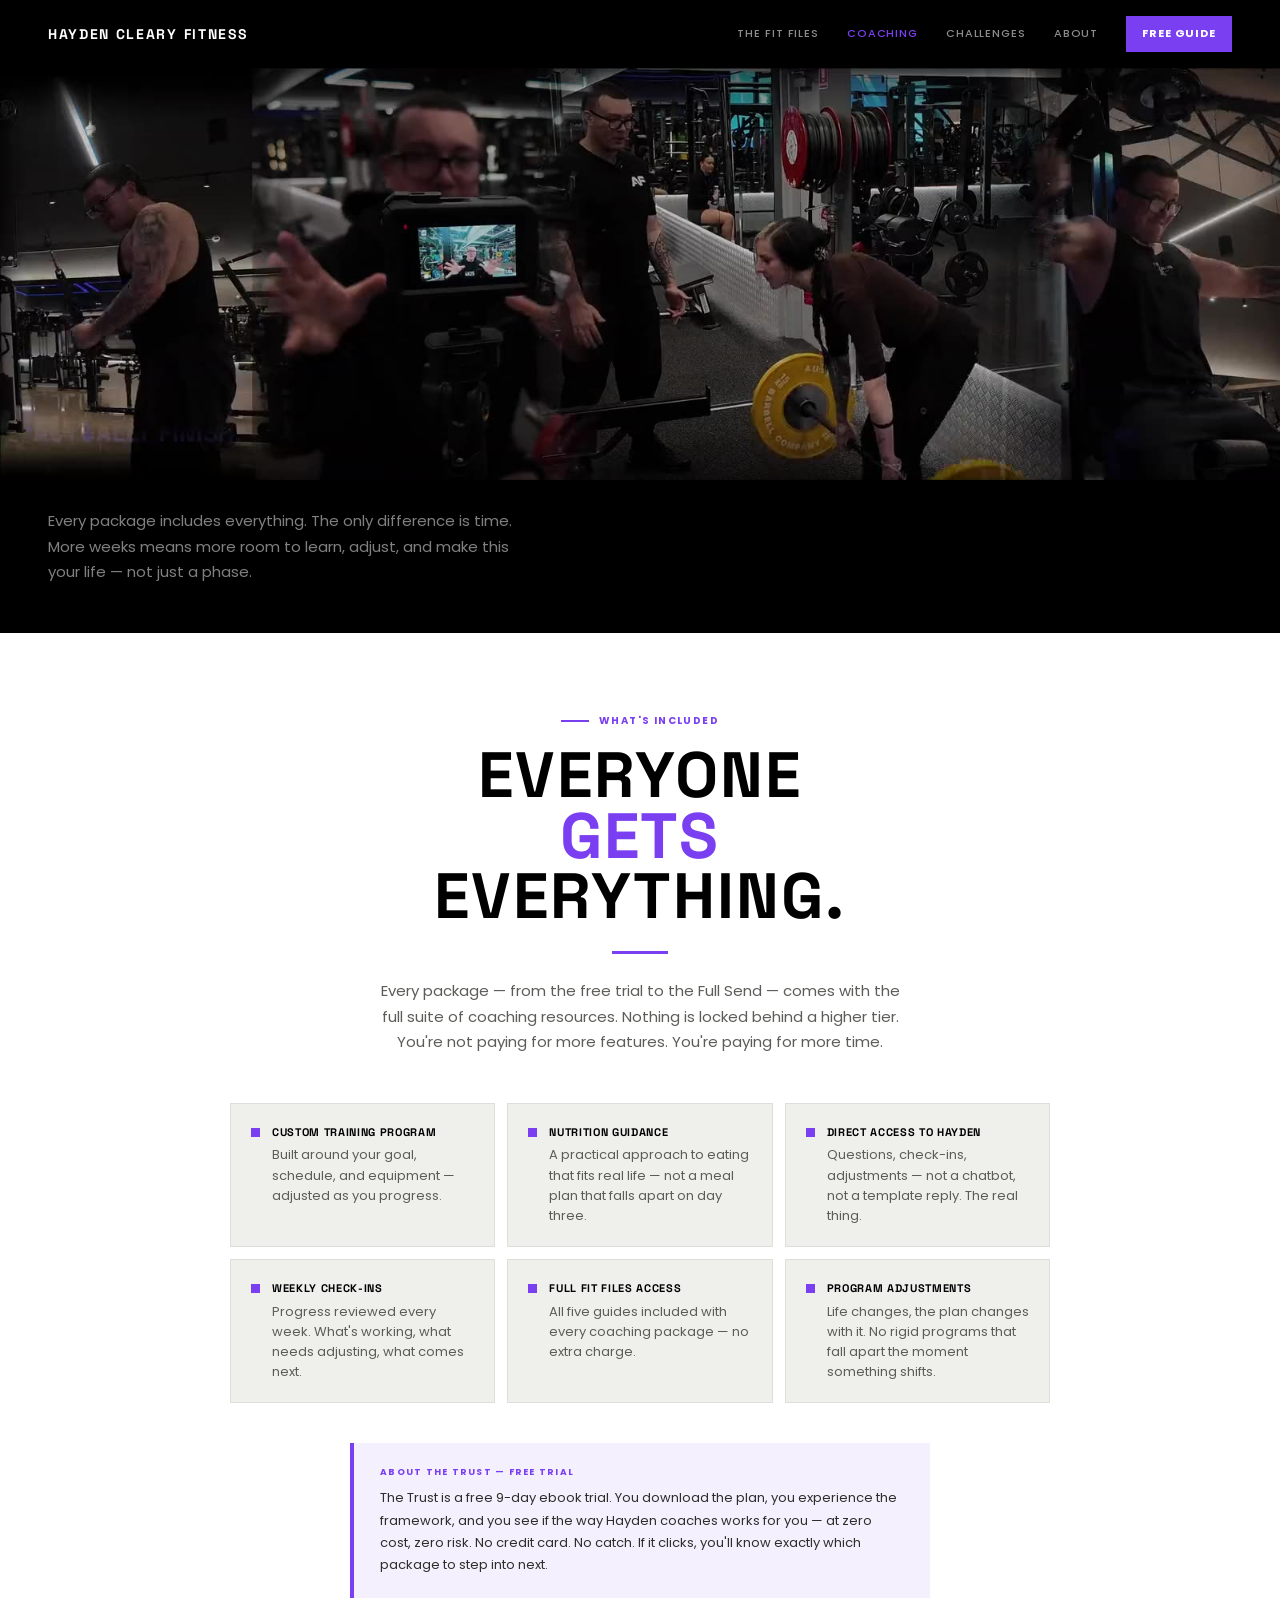
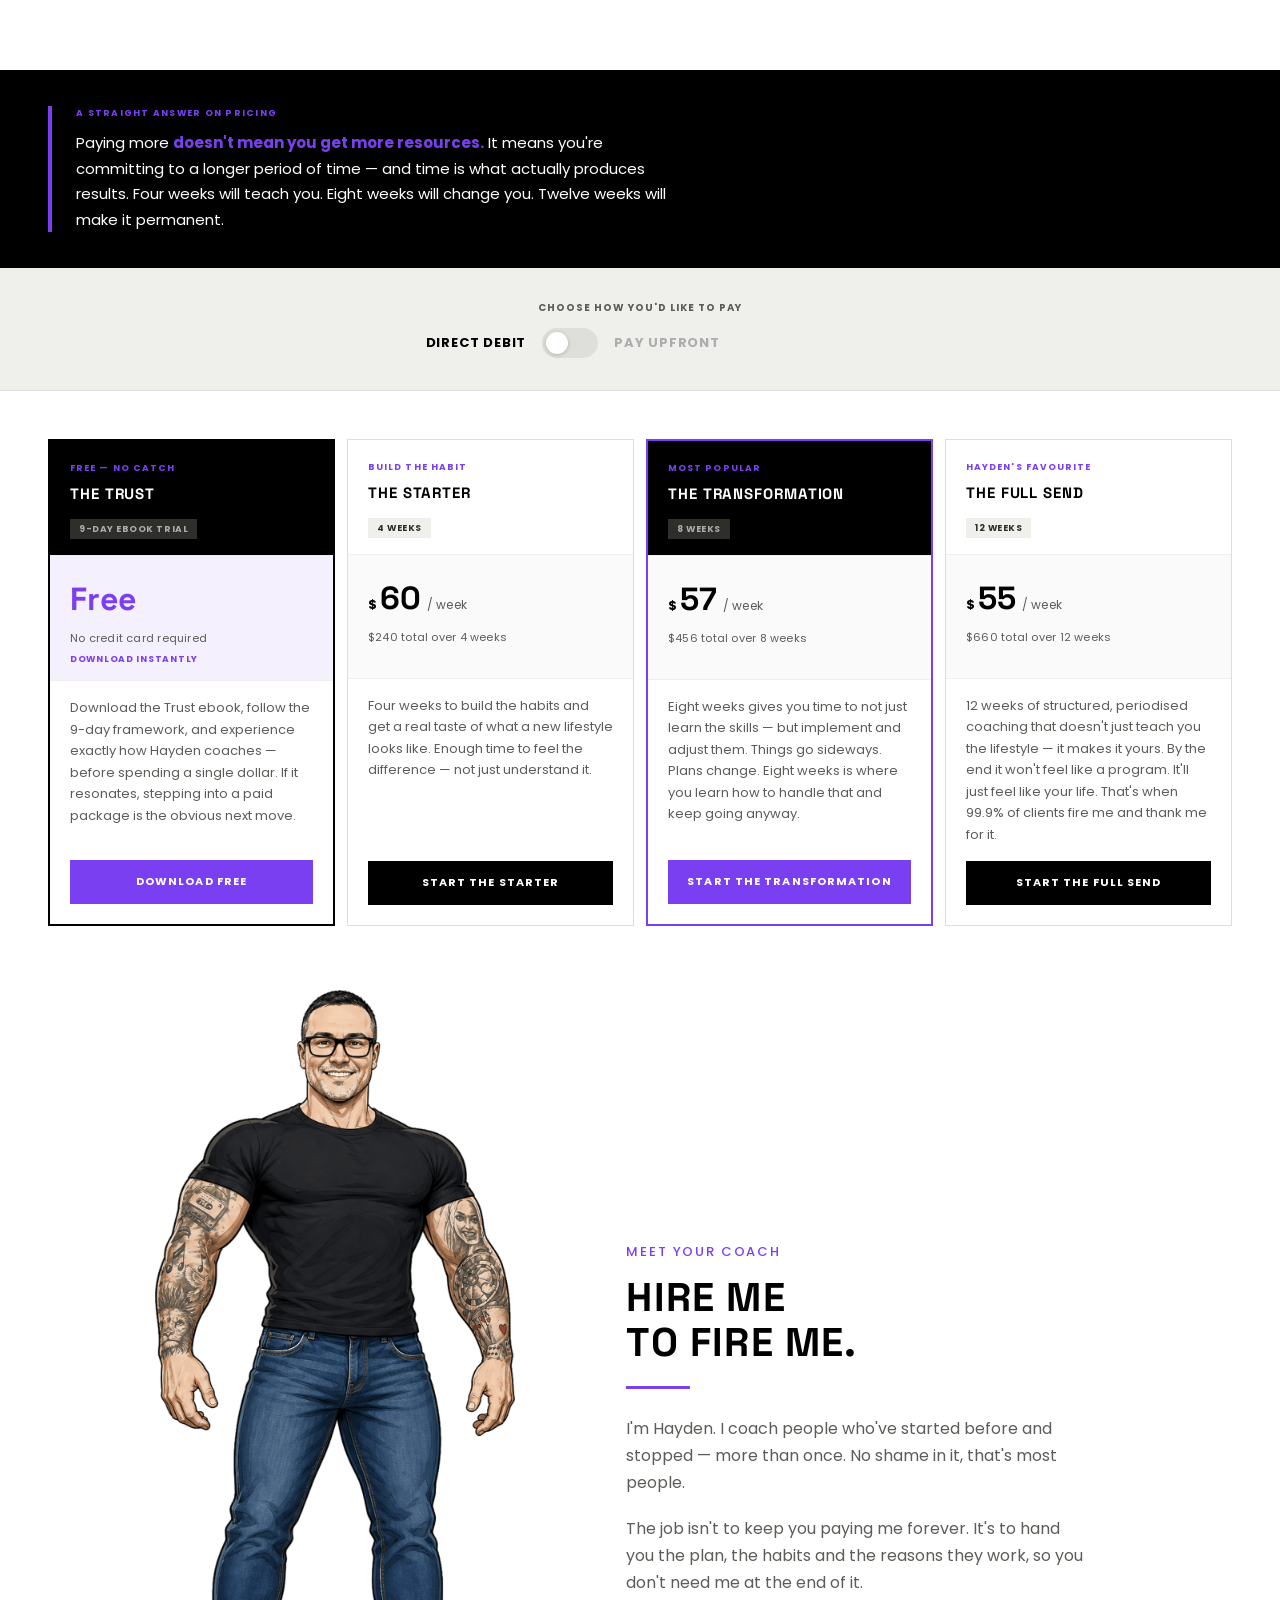
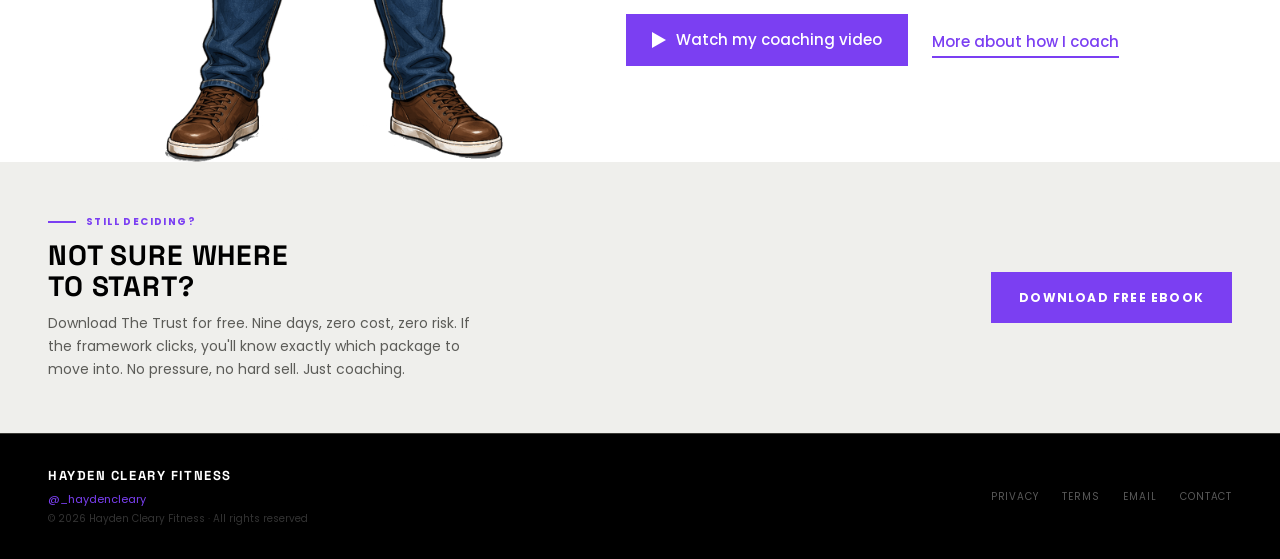
<file: index.html>
<!DOCTYPE html>
<html lang="en">
<head>
<meta charset="UTF-8">
<meta name="viewport" content="width=device-width, initial-scale=1.0">
<title>Hayden Cleary Fitness — Online Coaching</title>
<link rel="preconnect" href="https://fonts.googleapis.com">
<link rel="preconnect" href="https://fonts.gstatic.com" crossorigin>
<link href="https://fonts.googleapis.com/css2?family=Space+Grotesk:wght@700&family=Poppins:wght@400;500;600;700&display=swap" rel="stylesheet">
<style>

/* =============================================
   RESET & BASE
   ============================================= */
*, *::before, *::after { box-sizing: border-box; margin: 0; padding: 0; }
html { -webkit-font-smoothing: antialiased; scroll-behavior: smooth; }
body {
  font-family: 'Poppins', sans-serif;
  font-size: 16px;
  line-height: 1.6;
  color: #2E2E2B;
  background: #fff;
}
img { display: block; max-width: 100%; }
button { cursor: pointer; font-family: 'Poppins', sans-serif; }

/* =============================================
   NAV
   ============================================= */
.nav {
  background: #000;
  padding: 16px 48px;
  display: flex;
  justify-content: space-between;
  align-items: center;
  position: sticky;
  top: 0;
  z-index: 100;
}
.nav-brand {
  font-family: 'Space Grotesk', sans-serif;
  font-weight: 700;
  font-size: 14px;
  letter-spacing: .12em;
  text-transform: uppercase;
  color: #fff;
}
.nav-links {
  display: flex;
  gap: 28px;
  align-items: center;
  flex-wrap: wrap;
}
.nav-link {
  font-size: 11px;
  color: rgba(255,255,255,.55);
  text-transform: uppercase;
  letter-spacing: .08em;
  font-weight: 500;
  text-decoration: none;
  transition: color .2s;
}
.nav-link:hover { color: rgba(255,255,255,.9); }
.nav-cta {
  font-size: 11px;
  font-weight: 700;
  color: #fff;
  text-transform: uppercase;
  letter-spacing: .08em;
  background: #7B3FF2;
  padding: 9px 16px;
  text-decoration: none;
  transition: background .2s;
}
.nav-cta:hover { background: #6830d4; }
.nav-link.is-active { color: #7B3FF2; }

/* =============================================
   PAGE HERO
   ============================================= */
.page-hero {
  background: #000;
  padding: 0;
}
.hero-video-wrap {
  width: 100%;
  background: #000;
  line-height: 0;
}
.hero-video {
  display: block;
  width: 100%;
  height: auto;
  aspect-ratio: 1600 / 516;
  object-fit: cover;
}
.hero-text {
  position: absolute;
  width: 1px; height: 1px;
  overflow: hidden;
  clip: rect(0 0 0 0);
  white-space: nowrap;
}
.hero-sub-bar {
  padding: 28px 48px 48px;
}
.eyebrow {
  display: flex;
  align-items: center;
  gap: 10px;
}
.eyebrow-rule {
  width: 28px;
  height: 2px;
  background: #7B3FF2;
  flex-shrink: 0;
}
.eyebrow-text {
  font-size: 10px;
  font-weight: 700;
  letter-spacing: .14em;
  text-transform: uppercase;
  color: #7B3FF2;
}
.page-headline {
  font-family: 'Space Grotesk', sans-serif;
  font-size: 52px;
  font-weight: 700;
  letter-spacing: .02em;
  text-transform: uppercase;
  color: #fff;
  line-height: 1.0;
  max-width: 640px;
}
.page-headline span { color: #7B3FF2; }
.page-sub {
  font-size: 15px;
  color: rgba(255,255,255,.5);
  line-height: 1.7;
  max-width: 480px;
}

/* =============================================
   EVERYONE GETS EVERYTHING
   ============================================= */
.ege-section {
  background: #fff;
  padding: 80px 48px 72px;
  display: flex;
  flex-direction: column;
  align-items: center;
  text-align: center;
}
.ege-eyebrow {
  display: flex;
  align-items: center;
  gap: 10px;
  justify-content: center;
  margin-bottom: 16px;
}
.ege-headline {
  font-family: 'Space Grotesk', sans-serif;
  font-size: 64px;
  font-weight: 700;
  letter-spacing: .03em;
  text-transform: uppercase;
  color: #000;
  line-height: .95;
}
.ege-headline span { color: #7B3FF2; }
.ege-rule {
  width: 56px;
  height: 3px;
  background: #7B3FF2;
  margin: 24px auto 24px;
}
.ege-sub {
  font-size: 15px;
  color: #5C5C58;
  line-height: 1.7;
  max-width: 520px;
  margin-bottom: 48px;
}
.included-grid {
  display: grid;
  grid-template-columns: repeat(3, 1fr);
  gap: 12px;
  width: 100%;
  max-width: 820px;
}
.included-item {
  background: #EFEFEC;
  border: 0.5px solid #DEDEDA;
  padding: 20px;
  display: flex;
  gap: 12px;
  align-items: flex-start;
  text-align: left;
}
.inc-dot {
  width: 9px;
  height: 9px;
  background: #7B3FF2;
  flex-shrink: 0;
  margin-top: 4px;
}
.included-title {
  font-size: 11px;
  font-weight: 700;
  text-transform: uppercase;
  letter-spacing: .06em;
  color: #000;
  margin-bottom: 4px;
  font-family: 'Space Grotesk', sans-serif;
}
.included-desc {
  font-size: 13px;
  color: #5C5C58;
  line-height: 1.55;
}
.trial-note {
  margin-top: 40px;
  max-width: 580px;
  background: #F4F0FE;
  border-left: 4px solid #7B3FF2;
  padding: 22px 26px;
  text-align: left;
}
.trial-note-label {
  font-size: 9px;
  font-weight: 700;
  letter-spacing: .14em;
  text-transform: uppercase;
  color: #7B3FF2;
  margin-bottom: 8px;
}
.trial-note-text {
  font-size: 13px;
  color: #2E2E2B;
  line-height: 1.7;
}

/* =============================================
   PAYING MORE
   ============================================= */
.paying-more {
  background: #000;
  padding: 36px 48px;
  display: flex;
  gap: 24px;
  align-items: flex-start;
}
.pm-rule {
  width: 4px;
  background: #7B3FF2;
  flex-shrink: 0;
  align-self: stretch;
  min-height: 60px;
}
.pm-copy { flex: 1; }
.pm-label {
  font-size: 9px;
  font-weight: 700;
  letter-spacing: .14em;
  text-transform: uppercase;
  color: #7B3FF2;
  margin-bottom: 10px;
}
.pm-text {
  font-size: 15px;
  color: #fff;
  line-height: 1.7;
  max-width: 600px;
}
.pm-text strong { color: #7B3FF2; }

/* =============================================
   TOGGLE
   ============================================= */
.toggle-wrapper {
  background: #EFEFEC;
  padding: 32px 48px;
  display: flex;
  flex-direction: column;
  align-items: center;
  gap: 12px;
  border-bottom: 0.5px solid #DEDEDA;
}
.toggle-label {
  font-size: 10px;
  font-weight: 700;
  letter-spacing: .1em;
  text-transform: uppercase;
  color: #5C5C58;
}
.toggle-row {
  display: flex;
  align-items: center;
  gap: 16px;
}
.toggle-opt {
  font-size: 13px;
  font-weight: 700;
  letter-spacing: .06em;
  text-transform: uppercase;
  transition: color .2s;
  user-select: none;
}
.toggle-opt.active { color: #000; }
.toggle-opt.inactive { color: #ADADAD; }
.toggle-track {
  width: 56px;
  height: 30px;
  background: #DEDEDA;
  border-radius: 100px;
  cursor: pointer;
  position: relative;
  transition: background .25s;
  border: none;
  flex-shrink: 0;
}
.toggle-track.upfront { background: #7B3FF2; }
.toggle-thumb {
  width: 22px;
  height: 22px;
  background: #fff;
  border-radius: 50%;
  position: absolute;
  top: 4px;
  left: 4px;
  transition: transform .25s;
  box-shadow: 0 1px 4px rgba(0,0,0,.2);
}
.toggle-track.upfront .toggle-thumb { transform: translateX(26px); }
.save-badge {
  background: #7B3FF2;
  color: #fff;
  font-size: 9px;
  font-weight: 700;
  letter-spacing: .1em;
  text-transform: uppercase;
  padding: 5px 12px;
  opacity: 0;
  transition: opacity .2s;
}
.save-badge.visible { opacity: 1; }

/* =============================================
   TIERS
   ============================================= */
.tiers-section {
  background: #fff;
  padding: 48px 48px 64px;
}
.tiers-grid {
  display: grid;
  grid-template-columns: repeat(4, 1fr);
  gap: 12px;
  max-width: 1200px;
  margin: 0 auto;
}
.tier {
  background: #fff;
  border: 0.5px solid #DEDEDA;
  display: flex;
  flex-direction: column;
  overflow: hidden;
}
.tier.featured { border: 2px solid #7B3FF2; }
.tier.free-tier { border: 2px solid #000; }
.tier-top {
  padding: 20px 20px 16px;
  border-bottom: 0.5px solid #EFEFEC;
}
.tier.featured .tier-top,
.tier.free-tier .tier-top { background: #000; }
.tier-tag {
  font-size: 9px;
  font-weight: 700;
  letter-spacing: .12em;
  text-transform: uppercase;
  color: #7B3FF2;
  margin-bottom: 6px;
}
.tier-name {
  font-family: 'Space Grotesk', sans-serif;
  font-size: 15px;
  font-weight: 700;
  text-transform: uppercase;
  letter-spacing: .06em;
  color: #000;
  margin-bottom: 8px;
}
.tier.featured .tier-name,
.tier.free-tier .tier-name { color: #fff; }
.duration-pill {
  display: inline-block;
  background: #EFEFEC;
  padding: 3px 9px;
  font-size: 9px;
  font-weight: 700;
  color: #2E2E2B;
  letter-spacing: .06em;
  text-transform: uppercase;
}
.tier.featured .duration-pill,
.tier.free-tier .duration-pill {
  background: #2E2E2B;
  color: rgba(255,255,255,.6);
}
.tier-price {
  padding: 18px 20px 14px;
  border-bottom: 0.5px solid #EFEFEC;
  background: #FAFAFA;
  min-height: 86px;
}
.tier-price.is-free { background: #F4F0FE; }
.price-main {
  display: flex;
  align-items: baseline;
  gap: 3px;
}
.price-dollar {
  font-size: 13px;
  font-weight: 700;
  color: #000;
  margin-bottom: 2px;
}
.price-amount {
  font-family: 'Space Grotesk', sans-serif;
  font-size: 32px;
  font-weight: 700;
  color: #000;
  letter-spacing: .01em;
  transition: all .2s;
}
.price-free-label {
  font-family: 'Space Grotesk', sans-serif;
  font-size: 32px;
  font-weight: 700;
  color: #7B3FF2;
  letter-spacing: .01em;
}
.price-period {
  font-size: 12px;
  color: #5C5C58;
  letter-spacing: .02em;
  margin-left: 2px;
}
.price-total {
  font-size: 11px;
  color: #5C5C58;
  margin-top: 5px;
  letter-spacing: .02em;
  min-height: 16px;
  transition: all .2s;
}
.price-saving {
  font-size: 10px;
  color: #7B3FF2;
  font-weight: 700;
  letter-spacing: .04em;
  margin-top: 3px;
  min-height: 14px;
  transition: all .2s;
}
.free-sub {
  font-size: 9px;
  color: #7B3FF2;
  font-weight: 700;
  letter-spacing: .08em;
  text-transform: uppercase;
  margin-top: 4px;
}
.tier-desc {
  padding: 16px 20px;
  flex: 1;
}
.tier-desc-text {
  font-size: 13px;
  color: #5C5C58;
  line-height: 1.65;
}
.tier-btn {
  margin: 0 20px 20px;
  font-size: 11px;
  font-weight: 700;
  letter-spacing: .1em;
  text-transform: uppercase;
  padding: 13px;
  border: none;
  border-radius: 0;
  text-align: center;
  display: block;
  text-decoration: none;
  transition: background .2s, color .2s;
}
.tier-btn.dark { background: #000; color: #fff; }
.tier-btn.dark:hover { background: #2E2E2B; }
.tier-btn.purple { background: #7B3FF2; color: #fff; }
.tier-btn.purple:hover { background: #6830d4; }
.tier-btn.free { background: #7B3FF2; color: #fff; }
.tier-btn.free:hover { background: #6830d4; }
.tier-btn.outline { background: transparent; color: #000; border: 1.5px solid #000; }
.tier-btn.outline:hover { background: #000; color: #fff; }

/* =============================================
   NOT SURE
   ============================================= */
.not-sure {
  background: #EFEFEC;
  padding: 52px 48px;
  display: flex;
  align-items: center;
  justify-content: space-between;
  gap: 32px;
}
.ns-eyebrow {
  display: flex;
  align-items: center;
  gap: 10px;
  margin-bottom: 10px;
}
.ns-headline {
  font-family: 'Space Grotesk', sans-serif;
  font-size: 28px;
  font-weight: 700;
  text-transform: uppercase;
  letter-spacing: .03em;
  color: #000;
  margin-bottom: 10px;
  line-height: 1.1;
}
.ns-sub {
  font-size: 14px;
  color: #5C5C58;
  line-height: 1.65;
  max-width: 440px;
}
.ns-btn {
  background: #7B3FF2;
  color: #fff;
  font-size: 12px;
  font-weight: 700;
  letter-spacing: .1em;
  text-transform: uppercase;
  padding: 16px 28px;
  border: none;
  border-radius: 0;
  flex-shrink: 0;
  white-space: nowrap;
  display: inline-block;
  text-decoration: none;
  transition: background .2s;
}
.ns-btn:hover { background: #6830d4; }

/* =============================================
   FOOTER
   ============================================= */
.footer {
  background: #000;
  border-top: 0.5px solid #3A3A36;
  padding: 32px 48px;
  display: flex;
  justify-content: space-between;
  align-items: center;
}
.footer-brand {
  font-family: 'Space Grotesk', sans-serif;
  font-size: 13px;
  font-weight: 700;
  letter-spacing: .12em;
  text-transform: uppercase;
  color: #fff;
  margin-bottom: 4px;
}
.footer-handle {
  font-size: 11px;
  color: #7B3FF2;
  margin-bottom: 3px;
}
.footer-legal {
  font-size: 10px;
  color: rgba(255,255,255,.2);
}
.footer-links {
  display: flex;
  gap: 24px;
}
.footer-link {
  font-size: 10px;
  color: rgba(255,255,255,.35);
  text-transform: uppercase;
  letter-spacing: .08em;
  text-decoration: none;
  transition: color .2s;
}
.footer-link:hover { color: rgba(255,255,255,.7); }

/* =============================================
   RESPONSIVE
   ============================================= */
@media (max-width: 900px) {
  .nav { padding: 14px 24px; }
  .nav-links { gap: 16px; }
  .page-hero { padding: 0; }
  .hero-video-wrap { display: none; }
  .hero-text {
    position: static;
    width: auto; height: auto;
    overflow: visible;
    clip: auto;
    white-space: normal;
    display: flex;
    flex-direction: column;
    gap: 16px;
    padding: 48px 24px 0;
  }
  .hero-sub-bar { padding: 16px 24px 40px; }
  .page-headline { font-size: 36px; }
  .ege-section { padding: 56px 24px 48px; }
  .ege-headline { font-size: 44px; }
  .included-grid { grid-template-columns: repeat(2, 1fr); }
  .paying-more { padding: 28px 24px; }
  .toggle-wrapper { padding: 24px; }
  .tiers-section { padding: 36px 24px 48px; }
  .tiers-grid { grid-template-columns: repeat(2, 1fr); }
  .not-sure { flex-direction: column; padding: 40px 24px; gap: 20px; }
  .ns-btn { width: 100%; text-align: center; }
  .footer { flex-direction: column; gap: 20px; padding: 28px 24px; text-align: center; }
  .footer-links { justify-content: center; }
}
@media (max-width: 560px) {
  .page-headline { font-size: 28px; }
  .ege-headline { font-size: 32px; }
  .included-grid { grid-template-columns: 1fr; }
  .tiers-grid { grid-template-columns: 1fr; }
  .nav { flex-direction: column; gap: 12px; padding: 14px 20px; }
  .nav-links { display: flex; flex-wrap: wrap; justify-content: center; gap: 14px 18px; }
  .nav-link { font-size: 10px; }
  .nav-cta { font-size: 10px; padding: 8px 14px; }
}
@media (prefers-reduced-motion: reduce) {
  *, *::before, *::after {
    transition-duration: 0.01ms !important;
  }
}
</style>
</head>
<body>

<!-- NAV -->
<nav class="nav">
  <a href="index.html" class="nav-brand" style="text-decoration:none;color:#fff;font-family:'Space Grotesk',sans-serif;font-weight:700;font-size:14px;letter-spacing:.12em;text-transform:uppercase;">Hayden Cleary Fitness</a>
  <div class="nav-links">
    <a href="hcf_fit_files_v2.html" class="nav-link">The Fit Files</a>
    <a href="index.html" class="nav-link is-active">Coaching</a>
    <a href="challenges.html" class="nav-link">Challenges</a>
    <a href="about.html" class="nav-link">About</a>
    <a href="hcf_lead_magnet_landing.html" class="nav-cta">Free Guide</a>
  </div>
</nav>

<!-- PAGE HERO -->
<section class="page-hero">
  <div class="hero-video-wrap">
    <video class="hero-video" autoplay muted loop playsinline preload="metadata" poster="hcf_banner_poster.jpg">
      <source src="hcf_banner_hero.mp4" type="video/mp4">
    </video>
  </div>
  <div class="hero-text">
    <div class="eyebrow">
      <span class="eyebrow-rule"></span>
      <span class="eyebrow-text">1-on-1 Online Coaching</span>
    </div>
    <h1 class="page-headline">The right package<br>is the one you'll<br><span>actually finish.</span></h1>
  </div>
  <div class="hero-sub-bar">
    <p class="page-sub">Every package includes everything. The only difference is time. More weeks means more room to learn, adjust, and make this your life — not just a phase.</p>
  </div>
</section>

<!-- EVERYONE GETS EVERYTHING -->
<section class="ege-section">
  <div class="ege-eyebrow">
    <span class="eyebrow-rule"></span>
    <span class="eyebrow-text">What's included</span>
  </div>
  <h2 class="ege-headline">Everyone<br><span>Gets</span><br>Everything.</h2>
  <div class="ege-rule"></div>
  <p class="ege-sub">Every package — from the free trial to the Full Send — comes with the full suite of coaching resources. Nothing is locked behind a higher tier. You're not paying for more features. You're paying for more time.</p>

  <div class="included-grid">
    <div class="included-item">
      <div class="inc-dot"></div>
      <div>
        <div class="included-title">Custom training program</div>
        <div class="included-desc">Built around your goal, schedule, and equipment — adjusted as you progress.</div>
      </div>
    </div>
    <div class="included-item">
      <div class="inc-dot"></div>
      <div>
        <div class="included-title">Nutrition guidance</div>
        <div class="included-desc">A practical approach to eating that fits real life — not a meal plan that falls apart on day three.</div>
      </div>
    </div>
    <div class="included-item">
      <div class="inc-dot"></div>
      <div>
        <div class="included-title">Direct access to Hayden</div>
        <div class="included-desc">Questions, check-ins, adjustments — not a chatbot, not a template reply. The real thing.</div>
      </div>
    </div>
    <div class="included-item">
      <div class="inc-dot"></div>
      <div>
        <div class="included-title">Weekly check-ins</div>
        <div class="included-desc">Progress reviewed every week. What's working, what needs adjusting, what comes next.</div>
      </div>
    </div>
    <div class="included-item">
      <div class="inc-dot"></div>
      <div>
        <div class="included-title">Full Fit Files access</div>
        <div class="included-desc">All five guides included with every coaching package — no extra charge.</div>
      </div>
    </div>
    <div class="included-item">
      <div class="inc-dot"></div>
      <div>
        <div class="included-title">Program adjustments</div>
        <div class="included-desc">Life changes, the plan changes with it. No rigid programs that fall apart the moment something shifts.</div>
      </div>
    </div>
  </div>

  <div class="trial-note">
    <div class="trial-note-label">About The Trust — free trial</div>
    <p class="trial-note-text">The Trust is a free 9-day ebook trial. You download the plan, you experience the framework, and you see if the way Hayden coaches works for you — at zero cost, zero risk. No credit card. No catch. If it clicks, you'll know exactly which package to step into next.</p>
  </div>
</section>

<!-- PAYING MORE DISCLAIMER -->
<section class="paying-more">
  <div class="pm-rule"></div>
  <div class="pm-copy">
    <div class="pm-label">A straight answer on pricing</div>
    <p class="pm-text">Paying more <strong>doesn't mean you get more resources.</strong> It means you're committing to a longer period of time — and time is what actually produces results. Four weeks will teach you. Eight weeks will change you. Twelve weeks will make it permanent.</p>
  </div>
</section>

<!-- TOGGLE -->
<div class="toggle-wrapper">
  <span class="toggle-label">Choose how you'd like to pay</span>
  <div class="toggle-row">
    <span class="toggle-opt active" id="opt-dd">Direct debit</span>
    <button class="toggle-track" id="toggle" onclick="flipToggle()" aria-label="Switch between direct debit and upfront payment">
      <div class="toggle-thumb"></div>
    </button>
    <span class="toggle-opt inactive" id="opt-up">Pay upfront</span>
    <span class="save-badge" id="save-badge">Save up to 20%</span>
  </div>
</div>

<!-- TIERS -->
<section class="tiers-section">
  <div class="tiers-grid">

    <!-- THE TRUST — FREE -->
    <div class="tier free-tier">
      <div class="tier-top">
        <div class="tier-tag">Free — no catch</div>
        <div class="tier-name">The Trust</div>
        <span class="duration-pill">9-day ebook trial</span>
      </div>
      <div class="tier-price is-free">
        <div class="price-main">
          <span class="price-free-label">Free</span>
        </div>
        <div class="price-total">No credit card required</div>
        <div class="free-sub">Download instantly</div>
      </div>
      <div class="tier-desc">
        <p class="tier-desc-text">Download the Trust ebook, follow the 9-day framework, and experience exactly how Hayden coaches — before spending a single dollar. If it resonates, stepping into a paid package is the obvious next move.</p>
      </div>
      <a href="hcf_lead_magnet_landing.html" class="tier-btn free">Download free</a>
    </div>

    <!-- THE STARTER -->
    <div class="tier">
      <div class="tier-top">
        <div class="tier-tag">Build the habit</div>
        <div class="tier-name">The Starter</div>
        <span class="duration-pill">4 weeks</span>
      </div>
      <div class="tier-price">
        <div class="price-main">
          <span class="price-dollar">$</span>
          <span class="price-amount" id="price-starter">60</span>
          <span class="price-period">/ week</span>
        </div>
        <div class="price-total" id="total-starter">$240 total over 4 weeks</div>
        <div class="price-saving" id="saving-starter"></div>
      </div>
      <div class="tier-desc">
        <p class="tier-desc-text">Four weeks to build the habits and get a real taste of what a new lifestyle looks like. Enough time to feel the difference — not just understand it.</p>
      </div>
      <a href="https://buy.stripe.com/6oU8wQgf2eHr32Gcl92sM04" id="buy-starter" class="tier-btn dark" target="_blank" rel="noopener">Start the Starter</a>
    </div>

    <!-- THE TRANSFORMATION -->
    <div class="tier featured">
      <div class="tier-top">
        <div class="tier-tag">Most popular</div>
        <div class="tier-name">The Transformation</div>
        <span class="duration-pill">8 weeks</span>
      </div>
      <div class="tier-price">
        <div class="price-main">
          <span class="price-dollar">$</span>
          <span class="price-amount" id="price-transform">57</span>
          <span class="price-period">/ week</span>
        </div>
        <div class="price-total" id="total-transform">$456 total over 8 weeks</div>
        <div class="price-saving" id="saving-transform"></div>
      </div>
      <div class="tier-desc">
        <p class="tier-desc-text">Eight weeks gives you time to not just learn the skills — but implement and adjust them. Things go sideways. Plans change. Eight weeks is where you learn how to handle that and keep going anyway.</p>
      </div>
      <a href="https://buy.stripe.com/3cIcN6e6UgPz32G5WL2sM03" id="buy-transform" class="tier-btn purple" target="_blank" rel="noopener">Start the Transformation</a>
    </div>

    <!-- THE FULL SEND -->
    <div class="tier">
      <div class="tier-top">
        <div class="tier-tag">Hayden's favourite</div>
        <div class="tier-name">The Full Send</div>
        <span class="duration-pill">12 weeks</span>
      </div>
      <div class="tier-price">
        <div class="price-main">
          <span class="price-dollar">$</span>
          <span class="price-amount" id="price-fullsend">55</span>
          <span class="price-period">/ week</span>
        </div>
        <div class="price-total" id="total-fullsend">$660 total over 12 weeks</div>
        <div class="price-saving" id="saving-fullsend"></div>
      </div>
      <div class="tier-desc">
        <p class="tier-desc-text">12 weeks of structured, periodised coaching that doesn't just teach you the lifestyle — it makes it yours. By the end it won't feel like a program. It'll just feel like your life. That's when 99.9% of clients fire me and thank me for it.</p>
      </div>
      <a href="https://buy.stripe.com/6oU14o1k8gPz7iW0Cr2sM01" id="buy-fullsend" class="tier-btn dark" target="_blank" rel="noopener">Start the Full Send</a>
    </div>

  </div>
</section>

<!-- NOT SURE -->

<!-- MEET YOUR COACH -->
<section class="meet-coach">
  <style>
    .meet-coach{background:#FFFFFF;padding:0 48px;}
    .meet-coach__inner{max-width:1080px;margin:0 auto;display:grid;grid-template-columns:0.85fr 1fr;gap:56px;align-items:end;}
    .meet-coach__fig{margin:0;align-self:end;}
    .meet-coach__fig img{display:block;width:100%;max-width:360px;height:auto;margin:0 auto;}
    .meet-coach__copy{padding:80px 0 96px;}
    .meet-coach__eyebrow{font-family:'Poppins',sans-serif;font-weight:500;font-size:13px;text-transform:uppercase;letter-spacing:.14em;color:#7B3FF2;margin-bottom:14px;}
    .meet-coach h2{font-family:'Space Grotesk',sans-serif;font-weight:700;text-transform:uppercase;letter-spacing:.03em;font-size:clamp(28px,4vw,40px);line-height:1.12;color:#000;margin:0 0 20px;}
    .meet-coach__rule{width:64px;height:3px;background:#7B3FF2;margin-bottom:26px;}
    .meet-coach p{font-family:'Poppins',sans-serif;font-size:16px;line-height:1.7;color:#5C5C58;margin:0 0 18px;max-width:46ch;}
    .meet-coach__link{display:inline-block;margin-top:8px;font-family:'Poppins',sans-serif;font-weight:500;font-size:15px;color:#7B3FF2;text-decoration:none;border-bottom:2px solid #7B3FF2;padding-bottom:2px;}
    .meet-coach__actions{display:flex;flex-wrap:wrap;align-items:center;gap:24px;margin-top:14px;}
    .meet-coach__btn{display:inline-flex;align-items:center;gap:10px;background:#7B3FF2;color:#FFFFFF;font-family:'Poppins',sans-serif;font-weight:500;font-size:15px;text-decoration:none;padding:14px 26px;border-radius:0;min-height:48px;transition:background 180ms ease;}
    .meet-coach__btn:hover{background:#6A34D8;}
    .meet-coach__btn svg{flex:0 0 auto;}
    @media (max-width:840px){
      .meet-coach{padding:0 24px;}
      .meet-coach__actions{gap:16px;}
      .meet-coach__inner{grid-template-columns:1fr;gap:0;}
      .meet-coach__copy{padding:56px 0 40px;order:1;}
      .meet-coach__fig{order:2;}
      .meet-coach__fig img{max-width:260px;}
    }
  </style>
  <div class="meet-coach__inner">
    <figure class="meet-coach__fig">
      <img src="hayden-avatar-main.png" alt="Illustration of Hayden Cleary, online fitness coach.">
    </figure>
    <div class="meet-coach__copy">
      <div class="meet-coach__eyebrow">Meet your coach</div>
      <h2>Hire me<br>to fire me.</h2>
      <div class="meet-coach__rule"></div>
      <p>I'm Hayden. I coach people who've started before and stopped — more than once. No shame in it, that's most people.</p>
      <p>The job isn't to keep you paying me forever. It's to hand you the plan, the habits and the reasons they work, so you don't need me at the end of it.</p>
      <div class="meet-coach__actions">
        <a class="meet-coach__btn" href="hcf_coaching_video.html">
          <svg width="14" height="16" viewBox="0 0 14 16" aria-hidden="true"><path d="M0 0l14 8-14 8z" fill="currentColor"/></svg>
          Watch my coaching video
        </a>
        <a class="meet-coach__link" href="about.html">More about how I coach</a>
      </div>
    </div>
  </div>
</section>

<section class="not-sure">
  <div>
    <div class="ns-eyebrow">
      <span class="eyebrow-rule"></span>
      <span class="eyebrow-text">Still deciding?</span>
    </div>
    <h3 class="ns-headline">Not sure where<br>to start?</h3>
    <p class="ns-sub">Download The Trust for free. Nine days, zero cost, zero risk. If the framework clicks, you'll know exactly which package to move into. No pressure, no hard sell. Just coaching.</p>
  </div>
  <a href="hcf_lead_magnet_landing.html" class="ns-btn">Download free ebook</a>
</section>

<!-- FOOTER -->
<footer class="footer">
  <div>
    <div class="footer-brand">Hayden Cleary Fitness</div>
    <div class="footer-handle">@_haydencleary</div>
    <div class="footer-legal">© 2026 Hayden Cleary Fitness · All rights reserved</div>
  </div>
  <div class="footer-links">
    <a href="privacy.html" class="footer-link">Privacy</a>
    <a href="terms.html" class="footer-link">Terms</a>
    <a href="mailto:haydenclearyfit@gmail.com" class="footer-link">Email</a>
    <a href="https://www.instagram.com/_haydencleary" class="footer-link" target="_blank" rel="noopener">Contact</a>
  </div>
</footer>

<script>
const pricing = {
  dd: {
    starter:   { amount: '60', total: '$240 total over 4 weeks',  saving: '' },
    transform: { amount: '57', total: '$456 total over 8 weeks',  saving: '' },
    fullsend:  { amount: '55', total: '$660 total over 12 weeks',  saving: '' },
  },
  up: {
    starter:   { amount: '50', total: '$200 paid upfront', saving: 'Save $40' },
    transform: { amount: '47', total: '$376 paid upfront', saving: 'Save $80' },
    fullsend:  { amount: '45', total: '$540 paid upfront', saving: 'Save $120' },
  }
};

const checkout = {
  dd: {
    starter:   'https://buy.stripe.com/6oU8wQgf2eHr32Gcl92sM04',
    transform: 'https://buy.stripe.com/3cIcN6e6UgPz32G5WL2sM03',
    fullsend:  'https://buy.stripe.com/6oU14o1k8gPz7iW0Cr2sM01',
  },
  up: {
    starter:   'https://buy.stripe.com/7sYeVe0g46aV8n04SH2sM0c',
    transform: 'https://buy.stripe.com/6oU4gA9QE42NeLo84T2sM02',
    fullsend:  'https://buy.stripe.com/6oU9AU7Iwczj7iWdpd2sM00',
  }
};

let isUpfront = false;

function flipToggle() {
  isUpfront = !isUpfront;
  const track   = document.getElementById('toggle');
  const optDD   = document.getElementById('opt-dd');
  const optUP   = document.getElementById('opt-up');
  const badge   = document.getElementById('save-badge');

  track.classList.toggle('upfront', isUpfront);
  optDD.classList.toggle('active',   !isUpfront);
  optDD.classList.toggle('inactive',  isUpfront);
  optUP.classList.toggle('active',    isUpfront);
  optUP.classList.toggle('inactive', !isUpfront);
  badge.classList.toggle('visible',   isUpfront);

  const mode = isUpfront ? 'up' : 'dd';
  ['starter', 'transform', 'fullsend'].forEach(t => {
    const p = pricing[mode][t];
    document.getElementById('price-'  + t).textContent = p.amount;
    document.getElementById('total-'  + t).textContent = p.total;
    document.getElementById('saving-' + t).textContent = p.saving;
    document.getElementById('buy-' + t).href = checkout[mode][t];
  });
}
</script>
</body>
</html>
</file>
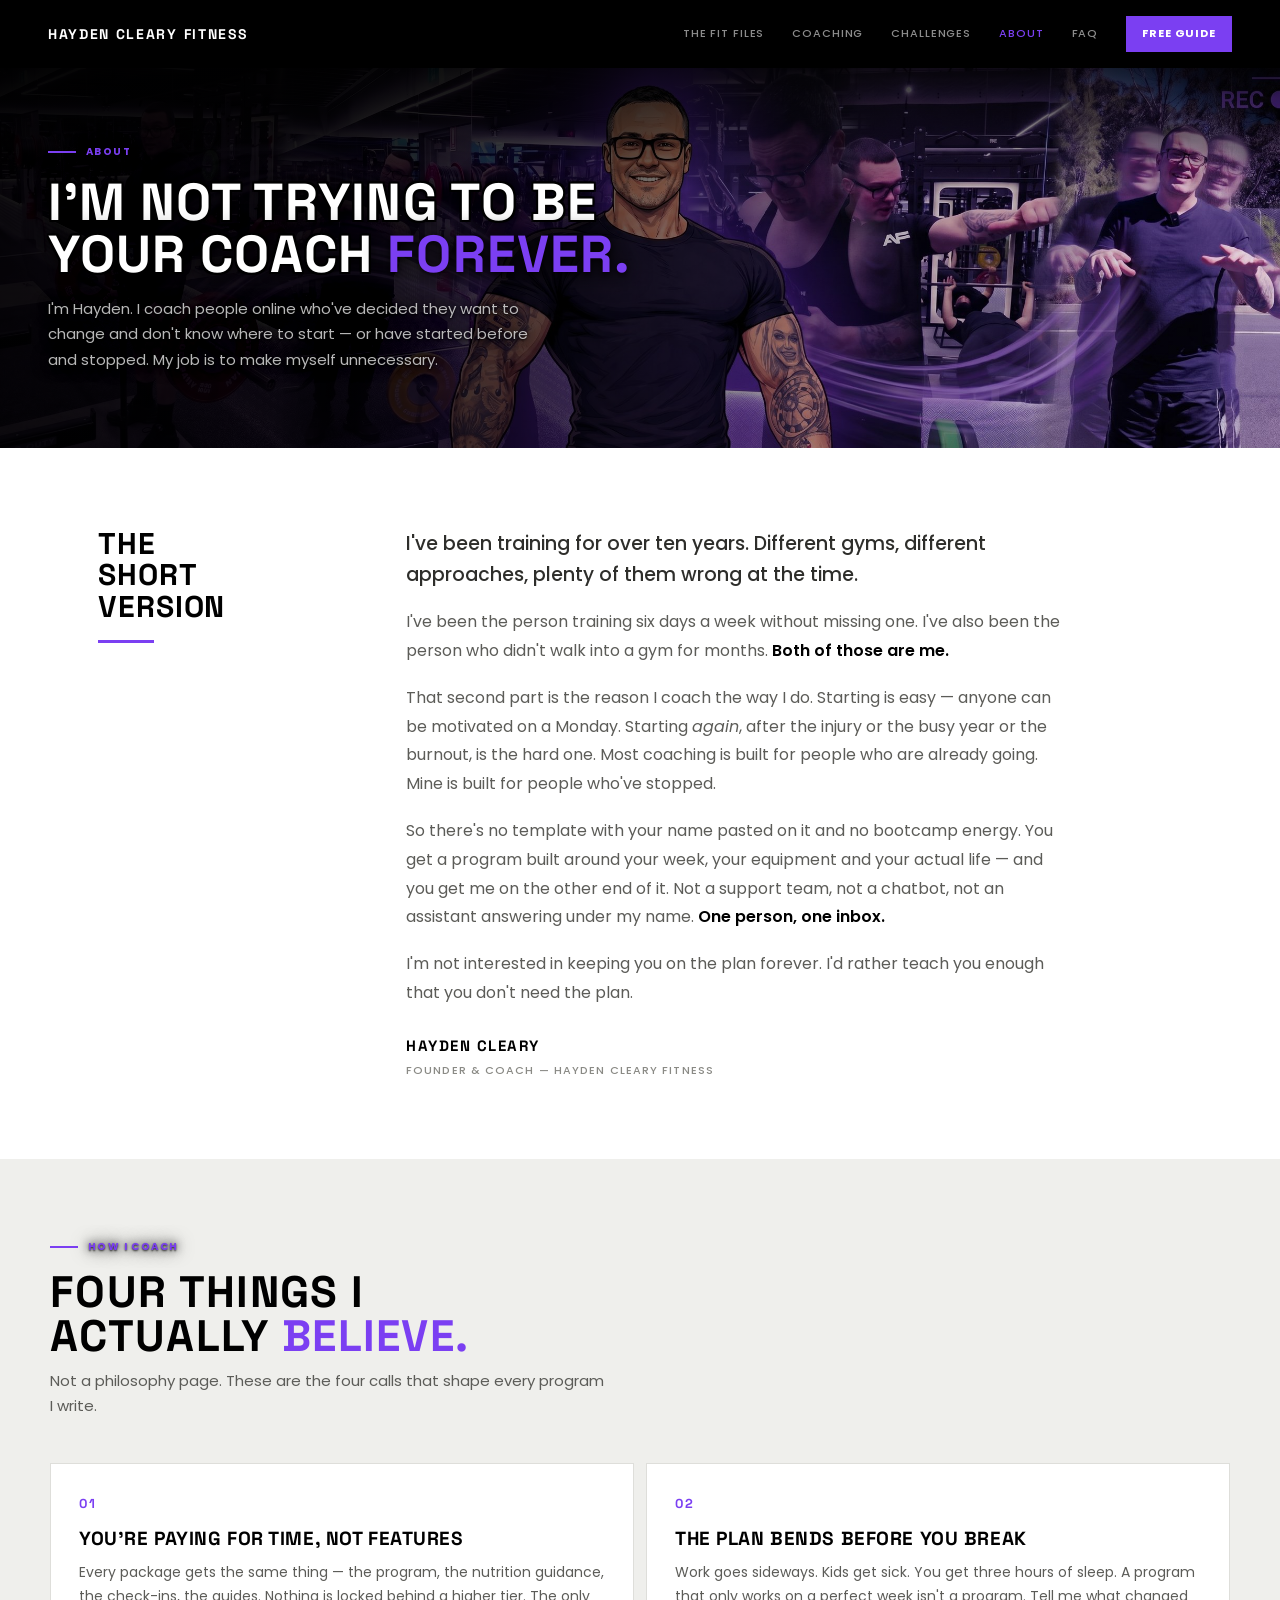
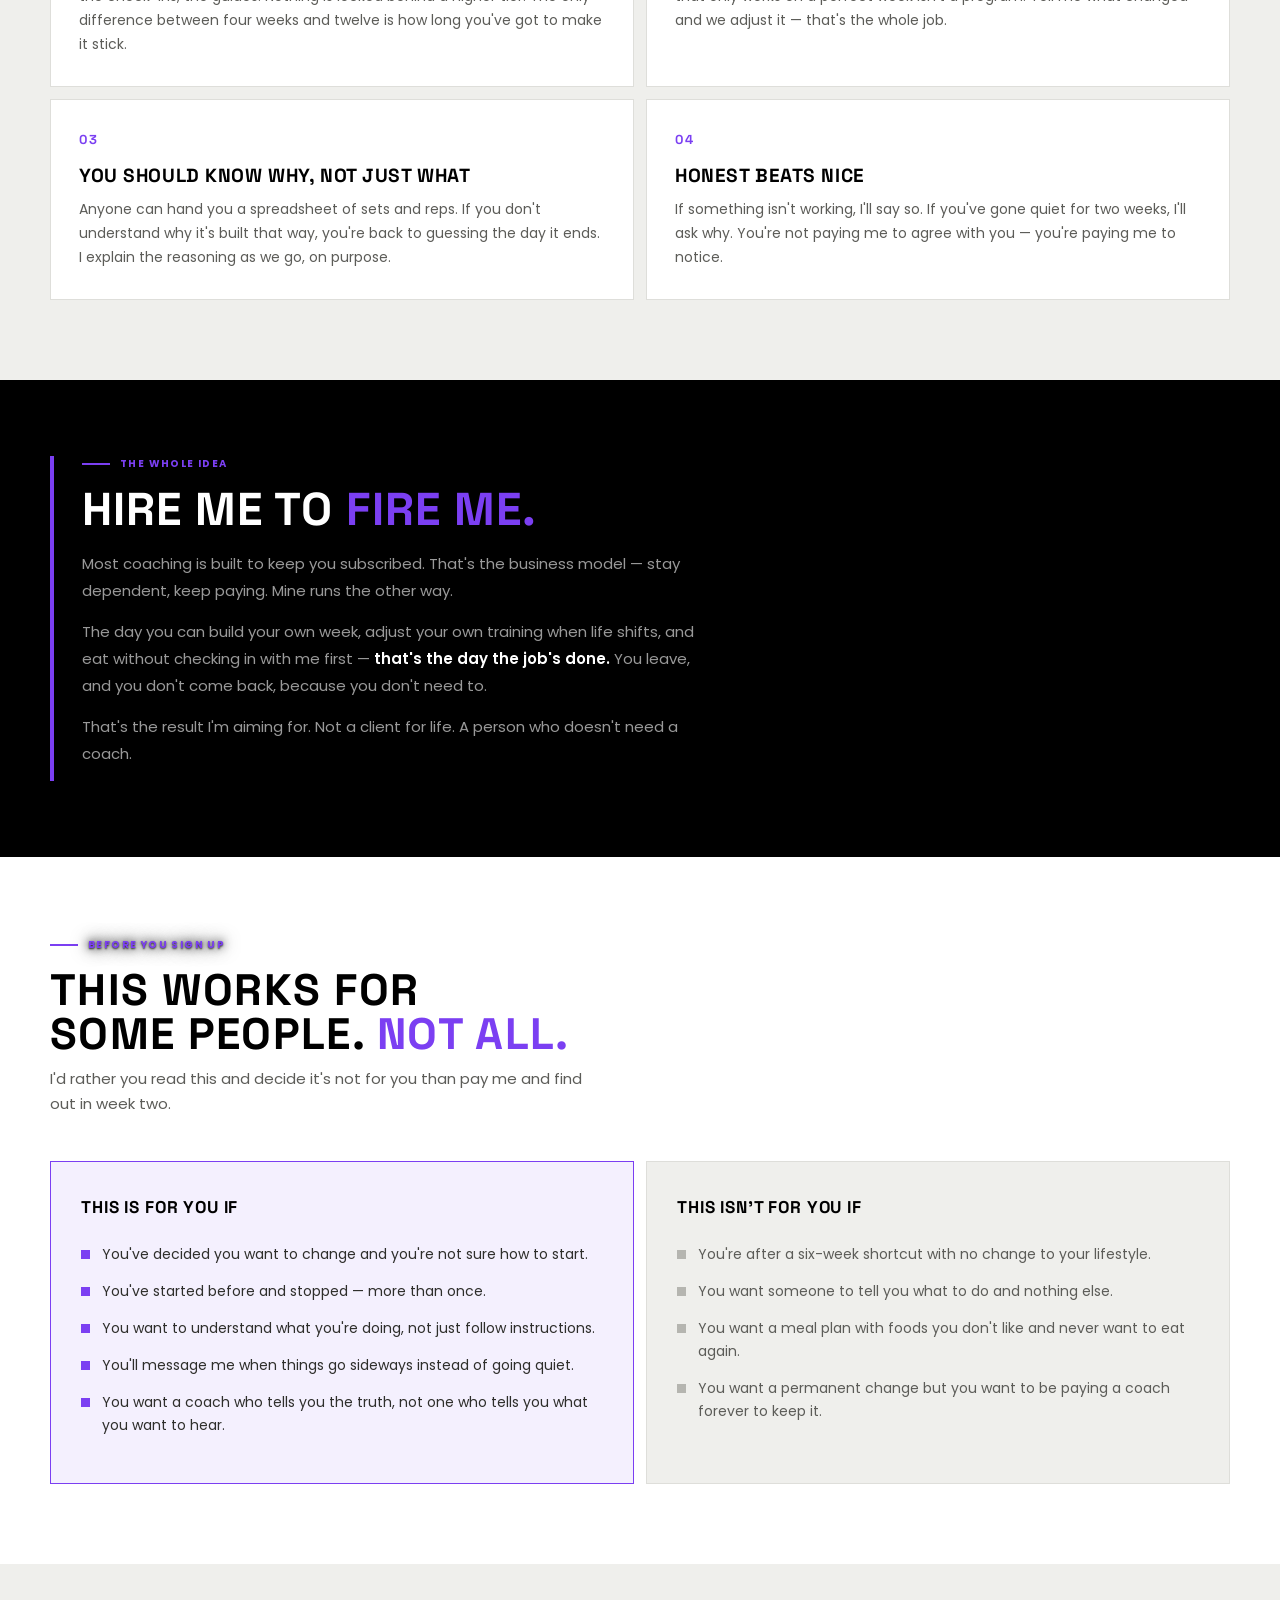
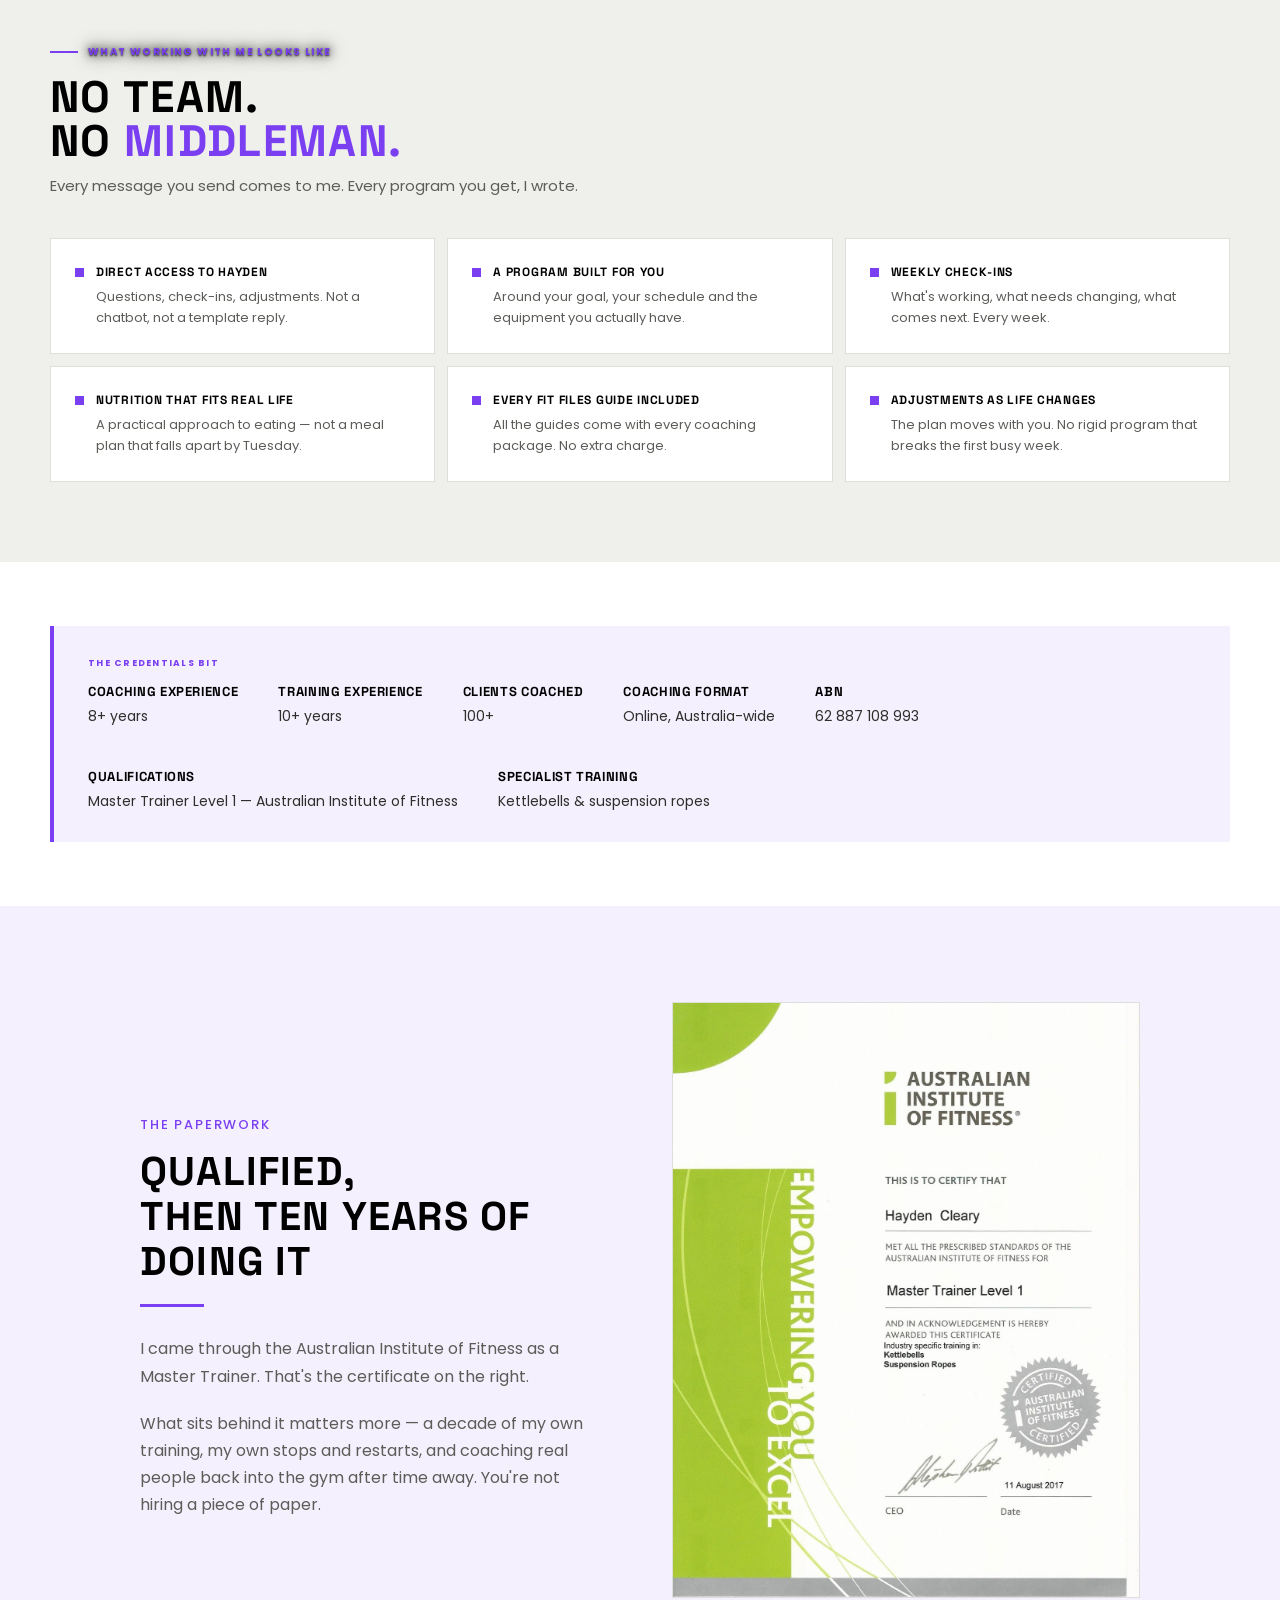
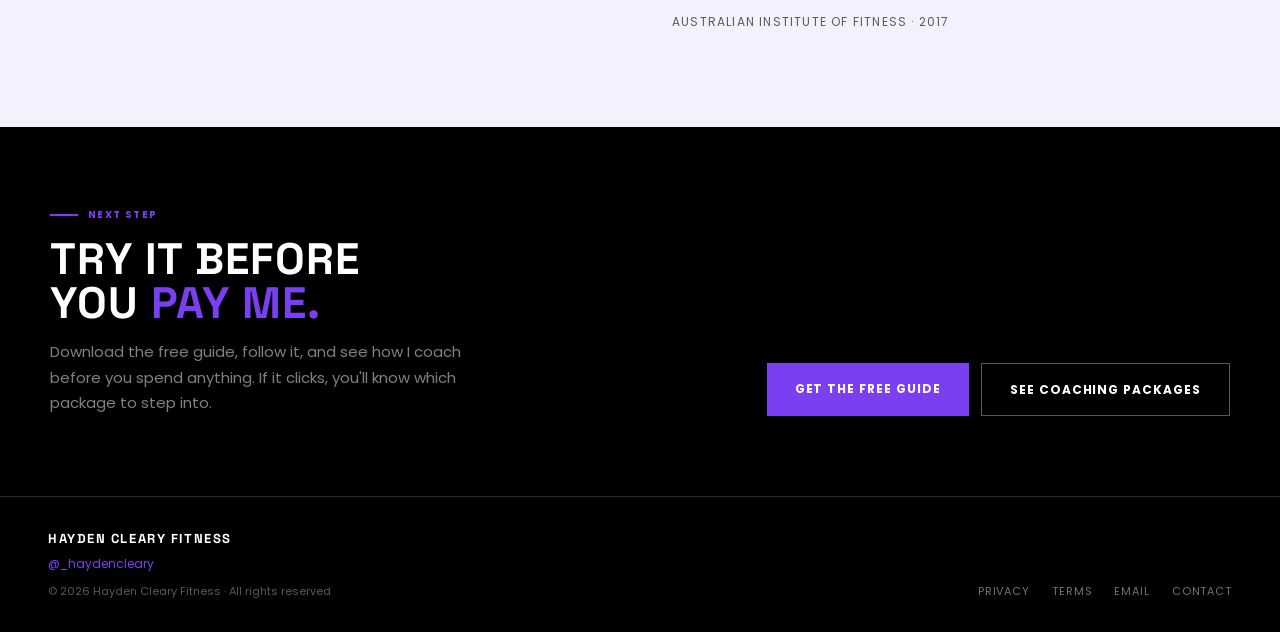
<file: about.html>
<!DOCTYPE html>
<html lang="en">
<head>
<meta charset="UTF-8">
<meta name="viewport" content="width=device-width, initial-scale=1.0">
<title>About — Hayden Cleary Fitness</title>
<meta name="description" content="Online coaching built for people who've started before and stopped. One coach, direct access, and a plan designed to make itself unnecessary.">
<link rel="preconnect" href="https://fonts.googleapis.com">
<link rel="preconnect" href="https://fonts.gstatic.com" crossorigin>
<link href="https://fonts.googleapis.com/css2?family=Space+Grotesk:wght@700&family=Poppins:wght@400;500;600;700&display=swap" rel="stylesheet">
<style>
/* =============================================
   RESET & BASE
   ============================================= */
*, *::before, *::after { box-sizing: border-box; margin: 0; padding: 0; }
html { -webkit-font-smoothing: antialiased; scroll-behavior: smooth; }
body {
  font-family: 'Poppins', sans-serif;
  font-size: 16px;
  line-height: 1.6;
  color: #2E2E2B;
  background: #fff;
}
a { text-decoration: none; }
img { display: block; max-width: 100%; }

/* =============================================
   NAV
   ============================================= */
.nav {
  background: #000;
  padding: 16px 48px;
  display: flex;
  justify-content: space-between;
  align-items: center;
  gap: 24px;
  flex-wrap: wrap;
  position: sticky;
  top: 0;
  z-index: 100;
}
.nav-brand {
  font-family: 'Space Grotesk', sans-serif;
  font-weight: 700;
  font-size: 14px;
  letter-spacing: .12em;
  text-transform: uppercase;
  color: #fff;
}
.nav-links { display: flex; gap: 28px; align-items: center; flex-wrap: wrap; }
.nav-link {
  font-size: 11px;
  color: rgba(255,255,255,.55);
  text-transform: uppercase;
  letter-spacing: .08em;
  font-weight: 500;
  transition: color .2s;
}
.nav-link:hover { color: rgba(255,255,255,.9); }
.nav-link.is-active { color: #7B3FF2; }
.nav-cta {
  font-size: 11px;
  font-weight: 700;
  color: #fff;
  text-transform: uppercase;
  letter-spacing: .08em;
  background: #7B3FF2;
  padding: 9px 16px;
  transition: background .2s;
}
.nav-cta:hover { background: #6830d4; }

/* =============================================
   SHARED
   ============================================= */
.eyebrow { display: flex; align-items: center; gap: 10px; }
.eyebrow-rule { width: 28px; height: 2px; background: #7B3FF2; flex-shrink: 0; }
.eyebrow-text {
  font-size: 10px;
  font-weight: 700;
  letter-spacing: .14em;
  text-transform: uppercase;
  color: #7B3FF2;
}

/* =============================================
   HERO
   ============================================= */
.hero {
  background: #000;
  padding: 76px 48px 64px;
  display: flex;
  flex-direction: column;
  gap: 16px;
}
.hero-headline {
  font-family: 'Space Grotesk', sans-serif;
  font-size: 52px;
  font-weight: 700;
  letter-spacing: .02em;
  text-transform: uppercase;
  color: #fff;
  line-height: 1.0;
  max-width: 720px;
}
.hero-headline span { color: #7B3FF2; }
.hero-sub {
  font-size: 15px;
  color: rgba(255,255,255,.5);
  line-height: 1.7;
  max-width: 500px;
}

/* =============================================
   STORY
   ============================================= */
.story {
  background: #fff;
  padding: 80px 48px;
  display: grid;
  grid-template-columns: 260px 1fr;
  gap: 48px;
  align-items: start;
  max-width: 1180px;
  margin: 0 auto;
}
.story-label {
  font-family: 'Space Grotesk', sans-serif;
  font-size: 30px;
  font-weight: 700;
  letter-spacing: .03em;
  text-transform: uppercase;
  color: #000;
  line-height: 1.05;
}
.story-rule { width: 56px; height: 3px; background: #7B3FF2; margin-top: 18px; }
.story-body { max-width: 660px; }
.story-body p {
  font-size: 16px;
  color: #5C5C58;
  line-height: 1.8;
  margin-bottom: 18px;
}
.story-body p.lead { font-size: 19px; color: #2E2E2B; font-weight: 500; line-height: 1.65; }
.story-body strong { color: #000; font-weight: 600; }
.signature {
  margin-top: 26px;
  font-family: 'Space Grotesk', sans-serif;
  font-size: 15px;
  font-weight: 700;
  letter-spacing: .1em;
  text-transform: uppercase;
  color: #000;
}
.signature span { display: block; font-family: 'Poppins', sans-serif; font-size: 11px; font-weight: 500; letter-spacing: .1em; color: #8A8A85; margin-top: 4px; }

/* =============================================
   PRINCIPLES
   ============================================= */
.principles {
  background: #EFEFEC;
  padding: 80px 48px;
}
.principles-inner { max-width: 1180px; margin: 0 auto; }
.section-headline {
  font-family: 'Space Grotesk', sans-serif;
  font-size: 44px;
  font-weight: 700;
  letter-spacing: .03em;
  text-transform: uppercase;
  color: #000;
  line-height: .98;
  margin: 16px 0 10px;
}
.section-headline span { color: #7B3FF2; }
.section-sub { font-size: 15px; color: #5C5C58; max-width: 560px; line-height: 1.7; }
.principle-grid {
  margin-top: 44px;
  display: grid;
  grid-template-columns: repeat(2, 1fr);
  gap: 12px;
}
.principle {
  background: #fff;
  border: 0.5px solid #DEDEDA;
  padding: 30px 28px;
}
.principle-num {
  font-family: 'Space Grotesk', sans-serif;
  font-size: 13px;
  font-weight: 700;
  letter-spacing: .12em;
  color: #7B3FF2;
  margin-bottom: 14px;
}
.principle-title {
  font-family: 'Space Grotesk', sans-serif;
  font-size: 19px;
  font-weight: 700;
  letter-spacing: .03em;
  text-transform: uppercase;
  color: #000;
  line-height: 1.2;
  margin-bottom: 10px;
}
.principle-text { font-size: 14px; color: #5C5C58; line-height: 1.7; }

/* =============================================
   HIRE ME TO FIRE ME
   ============================================= */
.hmtfm {
  background: #000;
  padding: 76px 48px;
}
.hmtfm-inner { max-width: 1180px; margin: 0 auto; display: flex; gap: 28px; align-items: flex-start; }
.hmtfm-rule { width: 4px; background: #7B3FF2; align-self: stretch; flex-shrink: 0; min-height: 80px; }
.hmtfm-headline {
  font-family: 'Space Grotesk', sans-serif;
  font-size: 46px;
  font-weight: 700;
  letter-spacing: .02em;
  text-transform: uppercase;
  color: #fff;
  line-height: 1.0;
  margin: 14px 0 18px;
}
.hmtfm-headline span { color: #7B3FF2; }
.hmtfm-text { font-size: 15px; color: rgba(255,255,255,.6); line-height: 1.8; max-width: 620px; margin-bottom: 14px; }
.hmtfm-text strong { color: #fff; font-weight: 600; }

/* =============================================
   FIT / NOT FIT
   ============================================= */
.fit { background: #fff; padding: 80px 48px; }
.fit-inner { max-width: 1180px; margin: 0 auto; }
.fit-grid { margin-top: 44px; display: grid; grid-template-columns: repeat(2, 1fr); gap: 12px; }
.fit-col { border: 0.5px solid #DEDEDA; padding: 32px 30px; }
.fit-col.yes { background: #F4F0FE; border-color: #7B3FF2; }
.fit-col.no { background: #EFEFEC; }
.fit-col-title {
  font-family: 'Space Grotesk', sans-serif;
  font-size: 17px;
  font-weight: 700;
  letter-spacing: .05em;
  text-transform: uppercase;
  color: #000;
  margin-bottom: 22px;
}
.fit-item { display: flex; gap: 12px; align-items: flex-start; margin-bottom: 14px; }
.fit-mark { width: 9px; height: 9px; flex-shrink: 0; margin-top: 7px; }
.fit-col.yes .fit-mark { background: #7B3FF2; }
.fit-col.no .fit-mark { background: #B5B5B0; }
.fit-text { font-size: 14px; color: #5C5C58; line-height: 1.65; }
.fit-col.yes .fit-text { color: #2E2E2B; }

/* =============================================
   WHAT YOU GET
   ============================================= */
.get { background: #EFEFEC; padding: 80px 48px; }
.get-inner { max-width: 1180px; margin: 0 auto; }
.get-grid { margin-top: 40px; display: grid; grid-template-columns: repeat(3, 1fr); gap: 12px; }
.get-item { background: #fff; border: 0.5px solid #DEDEDA; padding: 24px; display: flex; gap: 12px; align-items: flex-start; }
.get-dot { width: 9px; height: 9px; background: #7B3FF2; flex-shrink: 0; margin-top: 5px; }
.get-title {
  font-family: 'Space Grotesk', sans-serif;
  font-size: 12px;
  font-weight: 700;
  letter-spacing: .06em;
  text-transform: uppercase;
  color: #000;
  margin-bottom: 5px;
}
.get-desc { font-size: 13px; color: #5C5C58; line-height: 1.6; }

/* =============================================
   CREDENTIALS
   ============================================= */
.creds { background: #fff; padding: 64px 48px; }
.creds-inner {
  max-width: 1180px;
  margin: 0 auto;
  background: #F4F0FE;
  border-left: 4px solid #7B3FF2;
  padding: 30px 34px;
}
.creds-label {
  font-size: 9px;
  font-weight: 700;
  letter-spacing: .14em;
  text-transform: uppercase;
  color: #7B3FF2;
  margin-bottom: 12px;
}
.creds-list { display: flex; gap: 40px; flex-wrap: wrap; }
.creds-item { font-size: 14px; color: #2E2E2B; line-height: 1.6; }
.creds-item strong { display: block; font-family: 'Space Grotesk', sans-serif; font-size: 13px; letter-spacing: .05em; text-transform: uppercase; color: #000; margin-bottom: 2px; }

/* =============================================
   CTA
   ============================================= */
.cta { background: #000; padding: 80px 48px; }
.cta-inner { max-width: 1180px; margin: 0 auto; display: flex; justify-content: space-between; align-items: flex-end; gap: 40px; flex-wrap: wrap; }
.cta-headline {
  font-family: 'Space Grotesk', sans-serif;
  font-size: 44px;
  font-weight: 700;
  letter-spacing: .02em;
  text-transform: uppercase;
  color: #fff;
  line-height: 1.0;
  margin: 14px 0 14px;
}
.cta-headline span { color: #7B3FF2; }
.cta-sub { font-size: 15px; color: rgba(255,255,255,.5); line-height: 1.7; max-width: 460px; }
.cta-btns { display: flex; gap: 12px; flex-wrap: wrap; }
.btn {
  display: inline-block;
  font-size: 12px;
  font-weight: 700;
  letter-spacing: .08em;
  text-transform: uppercase;
  padding: 16px 28px;
  transition: background .2s, border-color .2s, color .2s;
}
.btn-primary { background: #7B3FF2; color: #fff; }
.btn-primary:hover { background: #6830d4; }
.btn-ghost { border: 1px solid rgba(255,255,255,.35); color: #fff; }
.btn-ghost:hover { border-color: #7B3FF2; background: #7B3FF2; }

/* =============================================
   FOOTER
   ============================================= */
.footer {
  background: #000;
  border-top: 1px solid #2A2A2A;
  padding: 32px 48px;
  display: flex;
  justify-content: space-between;
  align-items: flex-end;
  gap: 24px;
  flex-wrap: wrap;
}
.footer-brand {
  font-family: 'Space Grotesk', sans-serif;
  font-weight: 700;
  font-size: 13px;
  letter-spacing: .12em;
  text-transform: uppercase;
  color: #fff;
}
.footer-handle { font-size: 12px; color: #7B3FF2; margin-top: 4px; }
.footer-legal { font-size: 11px; color: rgba(255,255,255,.35); margin-top: 10px; }
.footer-links { display: flex; gap: 22px; }
.footer-link {
  font-size: 11px;
  color: rgba(255,255,255,.45);
  text-transform: uppercase;
  letter-spacing: .08em;
  transition: color .2s;
}
.footer-link:hover { color: #7B3FF2; }

/* =============================================
   RESPONSIVE
   ============================================= */
@media (max-width: 900px) {
  .story { grid-template-columns: 1fr; gap: 24px; padding: 60px 24px; }
  .principle-grid, .fit-grid { grid-template-columns: 1fr; }
  .get-grid { grid-template-columns: 1fr; }
}
@media (max-width: 720px) {
  .nav { padding: 14px 20px; }
  .nav-links { gap: 16px; }
  .hero { padding: 56px 20px 48px; }
  .hero-headline { font-size: 34px; }
  .section-headline, .cta-headline, .hmtfm-headline { font-size: 30px; }
  .principles, .fit, .get, .cta, .hmtfm { padding: 56px 20px; }
  .creds { padding: 48px 20px; }
  .footer { padding: 28px 20px; }
}

@media (prefers-reduced-motion: reduce) {
  * { transition-duration: .01ms !important; scroll-behavior: auto !important; }
}
</style>
<link rel="stylesheet" href="hcf-banner-hero.css">
</head>
<body>

<!-- NAV -->
<nav class="nav">
  <a href="index.html" class="nav-brand">Hayden Cleary Fitness</a>
  <div class="nav-links">
    <a href="hcf_fit_files_v2.html" class="nav-link">The Fit Files</a>
    <a href="index.html" class="nav-link">Coaching</a>
    <a href="challenges.html" class="nav-link">Challenges</a>
    <a href="about.html" class="nav-link is-active">About</a>
    <a href="faq.html" class="nav-link">FAQ</a>
    <a href="hcf_lead_magnet_landing.html" class="nav-cta">Free Guide</a>
  </div>
</nav>

<!-- HERO -->
<section class="hero">
  <div class="eyebrow">
    <span class="eyebrow-rule"></span>
    <span class="eyebrow-text">About</span>
  </div>
  <h1 class="hero-headline">I'm not trying to be<br>your coach <span>forever.</span></h1>
  <p class="hero-sub">I'm Hayden. I coach people online who've decided they want to change and don't know where to start — or have started before and stopped. My job is to make myself unnecessary.</p>
</section>

<!-- STORY -->
<section class="story">
  <div>
    <div class="story-label">The<br>short<br>version</div>
    <div class="story-rule"></div>
  </div>
  <div class="story-body">
    <p class="lead">I've been training for over ten years. Different gyms, different approaches, plenty of them wrong at the time.</p>
    <p>I've been the person training six days a week without missing one. I've also been the person who didn't walk into a gym for months. <strong>Both of those are me.</strong></p>
    <p>That second part is the reason I coach the way I do. Starting is easy — anyone can be motivated on a Monday. Starting <em>again</em>, after the injury or the busy year or the burnout, is the hard one. Most coaching is built for people who are already going. Mine is built for people who've stopped.</p>
    <p>So there's no template with your name pasted on it and no bootcamp energy. You get a program built around your week, your equipment and your actual life — and you get me on the other end of it. Not a support team, not a chatbot, not an assistant answering under my name. <strong>One person, one inbox.</strong></p>
    <p>I'm not interested in keeping you on the plan forever. I'd rather teach you enough that you don't need the plan.</p>
    <div class="signature">
      Hayden Cleary
      <span>Founder &amp; Coach — Hayden Cleary Fitness</span>
    </div>
  </div>
</section>

<!-- PRINCIPLES -->
<section class="principles">
  <div class="principles-inner">
    <div class="eyebrow">
      <span class="eyebrow-rule"></span>
      <span class="eyebrow-text">How I coach</span>
    </div>
    <h2 class="section-headline">Four things I<br>actually <span>believe.</span></h2>
    <p class="section-sub">Not a philosophy page. These are the four calls that shape every program I write.</p>

    <div class="principle-grid">
      <div class="principle">
        <div class="principle-num">01</div>
        <div class="principle-title">You're paying for time, not features</div>
        <div class="principle-text">Every package gets the same thing — the program, the nutrition guidance, the check-ins, the guides. Nothing is locked behind a higher tier. The only difference between four weeks and twelve is how long you've got to make it stick.</div>
      </div>
      <div class="principle">
        <div class="principle-num">02</div>
        <div class="principle-title">The plan bends before you break</div>
        <div class="principle-text">Work goes sideways. Kids get sick. You get three hours of sleep. A program that only works on a perfect week isn't a program. Tell me what changed and we adjust it — that's the whole job.</div>
      </div>
      <div class="principle">
        <div class="principle-num">03</div>
        <div class="principle-title">You should know why, not just what</div>
        <div class="principle-text">Anyone can hand you a spreadsheet of sets and reps. If you don't understand why it's built that way, you're back to guessing the day it ends. I explain the reasoning as we go, on purpose.</div>
      </div>
      <div class="principle">
        <div class="principle-num">04</div>
        <div class="principle-title">Honest beats nice</div>
        <div class="principle-text">If something isn't working, I'll say so. If you've gone quiet for two weeks, I'll ask why. You're not paying me to agree with you — you're paying me to notice.</div>
      </div>
    </div>
  </div>
</section>

<!-- HIRE ME TO FIRE ME -->
<section class="hmtfm">
  <div class="hmtfm-inner">
    <div class="hmtfm-rule"></div>
    <div>
      <div class="eyebrow">
        <span class="eyebrow-rule"></span>
        <span class="eyebrow-text">The whole idea</span>
      </div>
      <h2 class="hmtfm-headline">Hire me to <span>fire me.</span></h2>
      <p class="hmtfm-text">Most coaching is built to keep you subscribed. That's the business model — stay dependent, keep paying. Mine runs the other way.</p>
      <p class="hmtfm-text">The day you can build your own week, adjust your own training when life shifts, and eat without checking in with me first — <strong>that's the day the job's done.</strong> You leave, and you don't come back, because you don't need to.</p>
      <p class="hmtfm-text">That's the result I'm aiming for. Not a client for life. A person who doesn't need a coach.</p>
    </div>
  </div>
</section>

<!-- FIT / NOT FIT -->
<section class="fit">
  <div class="fit-inner">
    <div class="eyebrow">
      <span class="eyebrow-rule"></span>
      <span class="eyebrow-text">Before you sign up</span>
    </div>
    <h2 class="section-headline">This works for<br>some people. <span>Not all.</span></h2>
    <p class="section-sub">I'd rather you read this and decide it's not for you than pay me and find out in week two.</p>

    <div class="fit-grid">
      <div class="fit-col yes">
        <div class="fit-col-title">This is for you if</div>
        <div class="fit-item"><span class="fit-mark"></span><span class="fit-text">You've decided you want to change and you're not sure how to start.</span></div>
        <div class="fit-item"><span class="fit-mark"></span><span class="fit-text">You've started before and stopped — more than once.</span></div>
        <div class="fit-item"><span class="fit-mark"></span><span class="fit-text">You want to understand what you're doing, not just follow instructions.</span></div>
        <div class="fit-item"><span class="fit-mark"></span><span class="fit-text">You'll message me when things go sideways instead of going quiet.</span></div>
        <div class="fit-item"><span class="fit-mark"></span><span class="fit-text">You want a coach who tells you the truth, not one who tells you what you want to hear.</span></div>
      </div>
      <div class="fit-col no">
        <div class="fit-col-title">This isn't for you if</div>
        <div class="fit-item"><span class="fit-mark"></span><span class="fit-text">You're after a six-week shortcut with no change to your lifestyle.</span></div>
        <div class="fit-item"><span class="fit-mark"></span><span class="fit-text">You want someone to tell you what to do and nothing else.</span></div>
        <div class="fit-item"><span class="fit-mark"></span><span class="fit-text">You want a meal plan with foods you don't like and never want to eat again.</span></div>
        <div class="fit-item"><span class="fit-mark"></span><span class="fit-text">You want a permanent change but you want to be paying a coach forever to keep it.</span></div>
      </div>
    </div>
  </div>
</section>

<!-- WHAT YOU GET -->
<section class="get">
  <div class="get-inner">
    <div class="eyebrow">
      <span class="eyebrow-rule"></span>
      <span class="eyebrow-text">What working with me looks like</span>
    </div>
    <h2 class="section-headline">No team.<br>No <span>middleman.</span></h2>
    <p class="section-sub">Every message you send comes to me. Every program you get, I wrote.</p>

    <div class="get-grid">
      <div class="get-item">
        <div class="get-dot"></div>
        <div>
          <div class="get-title">Direct access to Hayden</div>
          <div class="get-desc">Questions, check-ins, adjustments. Not a chatbot, not a template reply.</div>
        </div>
      </div>
      <div class="get-item">
        <div class="get-dot"></div>
        <div>
          <div class="get-title">A program built for you</div>
          <div class="get-desc">Around your goal, your schedule and the equipment you actually have.</div>
        </div>
      </div>
      <div class="get-item">
        <div class="get-dot"></div>
        <div>
          <div class="get-title">Weekly check-ins</div>
          <div class="get-desc">What's working, what needs changing, what comes next. Every week.</div>
        </div>
      </div>
      <div class="get-item">
        <div class="get-dot"></div>
        <div>
          <div class="get-title">Nutrition that fits real life</div>
          <div class="get-desc">A practical approach to eating — not a meal plan that falls apart by Tuesday.</div>
        </div>
      </div>
      <div class="get-item">
        <div class="get-dot"></div>
        <div>
          <div class="get-title">Every Fit Files guide included</div>
          <div class="get-desc">All the guides come with every coaching package. No extra charge.</div>
        </div>
      </div>
      <div class="get-item">
        <div class="get-dot"></div>
        <div>
          <div class="get-title">Adjustments as life changes</div>
          <div class="get-desc">The plan moves with you. No rigid program that breaks the first busy week.</div>
        </div>
      </div>
    </div>
  </div>
</section>

<!-- CREDENTIALS -->
<section class="creds">
  <div class="creds-inner">
    <div class="creds-label">The credentials bit</div>
    <div class="creds-list">
      <div class="creds-item"><strong>Coaching experience</strong>8+ years</div>
      <div class="creds-item"><strong>Training experience</strong>10+ years</div>
      <div class="creds-item"><strong>Clients coached</strong>100+</div>
      <div class="creds-item"><strong>Coaching format</strong>Online, Australia-wide</div>
      <div class="creds-item"><strong>ABN</strong>62 887 108 993</div>
        <div class="creds-item"><strong>Qualifications</strong>Master Trainer Level 1 — Australian Institute of Fitness</div>
        <div class="creds-item"><strong>Specialist training</strong>Kettlebells &amp; suspension ropes</div>
    </div>
  </div>
</section>
   <!-- ==========================================================
     HCF — ABOUT PAGE · CERTIFICATE SECTION
     Paste this directly AFTER the closing </section> of the
     credentials block (the one ending around line 584).
     Image sits in the top level of the repo, same place as about.html.
     ========================================================== -->
 
<section class="hcf-cert" id="certificate">
  <style>
    .hcf-cert{
      background:#F4F0FE;
      padding:96px 24px;
      font-family:'Poppins',sans-serif;
      color:#5C5C58;
    }
    .hcf-cert__inner{
      max-width:1000px;
      margin:0 auto;
      display:grid;
      grid-template-columns:1fr 1fr;
      gap:64px;
      align-items:center;
    }
    .hcf-cert__eyebrow{
      font-size:13px;
      font-weight:500;
      text-transform:uppercase;
      letter-spacing:.14em;
      color:#7B3FF2;
      margin-bottom:14px;
    }
    .hcf-cert h2{
      font-family:'Space Grotesk',sans-serif;
      font-weight:700;
      text-transform:uppercase;
      letter-spacing:.03em;
      font-size:clamp(28px,4vw,40px);
      line-height:1.12;
      color:#000000;
      margin:0 0 20px;
    }
    .hcf-cert__rule{
      width:64px;
      height:3px;
      background:#7B3FF2;
      margin-bottom:28px;
    }
    .hcf-cert p{
      font-size:16px;
      line-height:1.7;
      margin:0 0 20px;
      max-width:46ch;
    }
    .hcf-cert p:last-child{margin-bottom:0;}
    .hcf-cert figure{margin:0;}
    .hcf-cert figure img{
      display:block;
      width:100%;
      height:auto;
      border:1px solid #DEDEDA;
      border-radius:0;
      background:#FFFFFF;
    }
    .hcf-cert figcaption{
      font-size:12px;
      text-transform:uppercase;
      letter-spacing:.1em;
      color:#5C5C58;
      margin-top:14px;
    }
    @media (max-width:840px){
      .hcf-cert{padding:64px 24px;}
      .hcf-cert__inner{grid-template-columns:1fr;gap:36px;}
    }
  </style>
 
  <div class="hcf-cert__inner">
    <div>
      <div class="hcf-cert__eyebrow">The paperwork</div>
      <h2>Qualified,<br>then ten years of doing it</h2>
      <div class="hcf-cert__rule"></div>
      <p>I came through the Australian Institute of Fitness as a Master Trainer. That's the certificate on the right.</p>
      <p>What sits behind it matters more — a decade of my own training, my own stops and restarts, and coaching real people back into the gym after time away. You're not hiring a piece of paper.</p>
    </div>
 
    <figure>
      <img src="hayden-cleary-master-trainer-2017_1.jpg"
           alt="Australian Institute of Fitness certificate awarding Hayden Cleary Master Trainer Level 1, dated 11 August 2017.">
      <figcaption>Australian Institute of Fitness &middot; 2017</figcaption>
    </figure>
  </div>
</section>

<!-- CTA -->
<section class="cta">
  <div class="cta-inner">
    <div>
      <div class="eyebrow">
        <span class="eyebrow-rule"></span>
        <span class="eyebrow-text">Next step</span>
      </div>
      <h2 class="cta-headline">Try it before<br>you <span>pay me.</span></h2>
      <p class="cta-sub">Download the free guide, follow it, and see how I coach before you spend anything. If it clicks, you'll know which package to step into.</p>
    </div>
    <div class="cta-btns">
      <a href="hcf_lead_magnet_landing.html" class="btn btn-primary">Get the free guide</a>
      <a href="index.html" class="btn btn-ghost">See coaching packages</a>
    </div>
  </div>
</section>

<!-- FOOTER -->
<footer class="footer">
  <div>
    <div class="footer-brand">Hayden Cleary Fitness</div>
    <div class="footer-handle">@_haydencleary</div>
    <div class="footer-legal">© 2026 Hayden Cleary Fitness · All rights reserved</div>
  </div>
  <div class="footer-links">
    <a href="privacy.html" class="footer-link">Privacy</a>
    <a href="terms.html" class="footer-link">Terms</a>
    <a href="mailto:haydenclearyfit@gmail.com" class="footer-link">Email</a>
    <a href="https://www.instagram.com/_haydencleary" class="footer-link" target="_blank" rel="noopener">Contact</a>
  </div>
</footer>

</body>
</html>
</file>
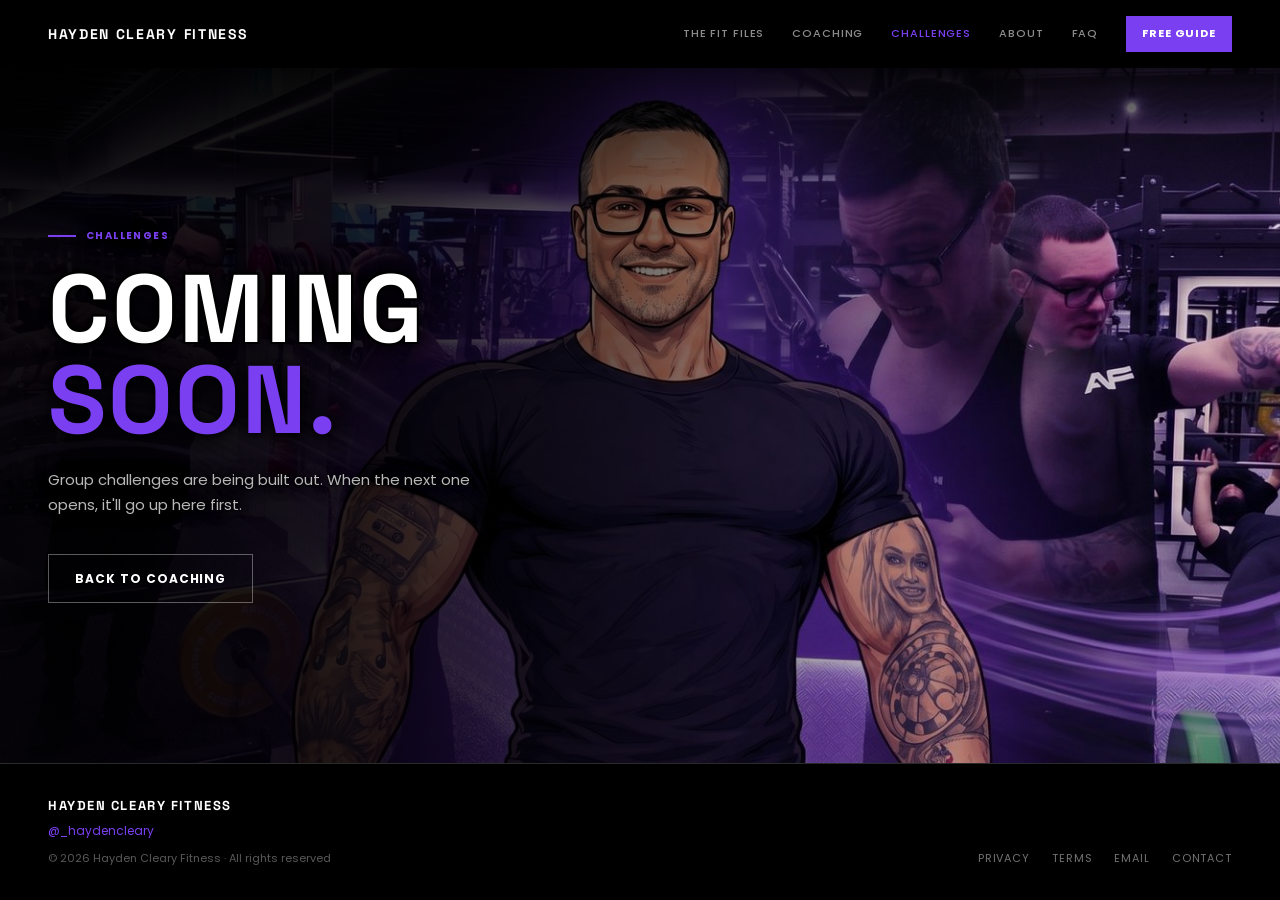
<file: challenges.html>
<!DOCTYPE html>
<html lang="en">
<head>
<meta charset="UTF-8">
<meta name="viewport" content="width=device-width, initial-scale=1.0">
<title>Challenges — Hayden Cleary Fitness</title>
<link rel="preconnect" href="https://fonts.googleapis.com">
<link rel="preconnect" href="https://fonts.gstatic.com" crossorigin>
<link href="https://fonts.googleapis.com/css2?family=Space+Grotesk:wght@700&family=Poppins:wght@400;500;600;700&display=swap" rel="stylesheet">
<style>
/* =============================================
   RESET & BASE
   ============================================= */
*, *::before, *::after { box-sizing: border-box; margin: 0; padding: 0; }
html { -webkit-font-smoothing: antialiased; }
body {
  font-family: 'Poppins', sans-serif;
  font-size: 16px;
  line-height: 1.6;
  color: #2E2E2B;
  background: #fff;
  display: flex;
  flex-direction: column;
  min-height: 100vh;
}
a { text-decoration: none; }

/* =============================================
   NAV
   ============================================= */
.nav {
  background: #000;
  padding: 16px 48px;
  display: flex;
  justify-content: space-between;
  align-items: center;
  gap: 24px;
  flex-wrap: wrap;
}
.nav-brand {
  font-family: 'Space Grotesk', sans-serif;
  font-weight: 700;
  font-size: 14px;
  letter-spacing: .12em;
  text-transform: uppercase;
  color: #fff;
}
.nav-links { display: flex; gap: 28px; align-items: center; flex-wrap: wrap; }
.nav-link {
  font-size: 11px;
  color: rgba(255,255,255,.55);
  text-transform: uppercase;
  letter-spacing: .08em;
  font-weight: 500;
  transition: color .2s;
}
.nav-link:hover { color: rgba(255,255,255,.9); }
.nav-link.is-active { color: #7B3FF2; }
.nav-cta {
  font-size: 11px;
  font-weight: 700;
  color: #fff;
  text-transform: uppercase;
  letter-spacing: .08em;
  background: #7B3FF2;
  padding: 9px 16px;
  transition: background .2s;
}
.nav-cta:hover { background: #6830d4; }

/* =============================================
   COMING SOON
   ============================================= */
.soon {
  flex: 1;
  background: #000;
  padding: 140px 48px;
  display: flex;
  flex-direction: column;
  align-items: flex-start;
  justify-content: center;
  gap: 20px;
}
.eyebrow { display: flex; align-items: center; gap: 10px; }
.eyebrow-rule { width: 28px; height: 2px; background: #7B3FF2; flex-shrink: 0; }
.eyebrow-text {
  font-size: 10px;
  font-weight: 700;
  letter-spacing: .14em;
  text-transform: uppercase;
  color: #7B3FF2;
}
.soon-headline {
  font-family: 'Space Grotesk', sans-serif;
  font-size: 96px;
  font-weight: 700;
  letter-spacing: .02em;
  text-transform: uppercase;
  color: #fff;
  line-height: .95;
}
.soon-headline span { color: #7B3FF2; }
.soon-sub {
  font-size: 15px;
  color: rgba(255,255,255,.5);
  line-height: 1.7;
  max-width: 460px;
}
.soon-btn {
  margin-top: 16px;
  display: inline-block;
  font-size: 12px;
  font-weight: 700;
  letter-spacing: .08em;
  text-transform: uppercase;
  color: #fff;
  border: 1px solid rgba(255,255,255,.35);
  padding: 14px 26px;
  transition: background .2s, border-color .2s, color .2s;
}
.soon-btn:hover { background: #7B3FF2; border-color: #7B3FF2; }

/* =============================================
   FOOTER
   ============================================= */
.footer {
  background: #000;
  border-top: 1px solid #2A2A2A;
  padding: 32px 48px;
  display: flex;
  justify-content: space-between;
  align-items: flex-end;
  gap: 24px;
  flex-wrap: wrap;
}
.footer-brand {
  font-family: 'Space Grotesk', sans-serif;
  font-weight: 700;
  font-size: 13px;
  letter-spacing: .12em;
  text-transform: uppercase;
  color: #fff;
}
.footer-handle { font-size: 12px; color: #7B3FF2; margin-top: 4px; }
.footer-legal { font-size: 11px; color: rgba(255,255,255,.35); margin-top: 10px; }
.footer-links { display: flex; gap: 22px; }
.footer-link {
  font-size: 11px;
  color: rgba(255,255,255,.45);
  text-transform: uppercase;
  letter-spacing: .08em;
  transition: color .2s;
}
.footer-link:hover { color: #7B3FF2; }

/* =============================================
   RESPONSIVE
   ============================================= */
@media (max-width: 720px) {
  .nav { padding: 14px 20px; }
  .nav-links { gap: 16px; }
  .soon { padding: 90px 20px; }
  .soon-headline { font-size: 52px; }
  .footer { padding: 28px 20px; }
}

@media (prefers-reduced-motion: reduce) {
  * { transition-duration: .01ms !important; }
}
</style>
<link rel="stylesheet" href="hcf-banner-hero.css">
</head>
<body>

<!-- NAV -->
<nav class="nav">
  <a href="index.html" class="nav-brand">Hayden Cleary Fitness</a>
  <div class="nav-links">
    <a href="hcf_fit_files_v2.html" class="nav-link">The Fit Files</a>
    <a href="index.html" class="nav-link">Coaching</a>
    <a href="challenges.html" class="nav-link is-active">Challenges</a>
    <a href="about.html" class="nav-link">About</a>
    <a href="faq.html" class="nav-link">FAQ</a>
    <a href="hcf_lead_magnet_landing.html" class="nav-cta">Free Guide</a>
  </div>
</nav>

<!-- COMING SOON -->
<main class="soon">
  <div class="eyebrow">
    <span class="eyebrow-rule"></span>
    <span class="eyebrow-text">Challenges</span>
  </div>
  <h1 class="soon-headline">Coming<br><span>Soon.</span></h1>
  <p class="soon-sub">Group challenges are being built out. When the next one opens, it'll go up here first.</p>
  <a href="index.html" class="soon-btn">Back to coaching</a>
</main>

<!-- FOOTER -->
<footer class="footer">
  <div>
    <div class="footer-brand">Hayden Cleary Fitness</div>
    <div class="footer-handle">@_haydencleary</div>
    <div class="footer-legal">© 2026 Hayden Cleary Fitness · All rights reserved</div>
  </div>
  <div class="footer-links">
    <a href="privacy.html" class="footer-link">Privacy</a>
    <a href="terms.html" class="footer-link">Terms</a>
    <a href="mailto:haydenclearyfit@gmail.com" class="footer-link">Email</a>
    <a href="https://www.instagram.com/_haydencleary" class="footer-link" target="_blank" rel="noopener">Contact</a>
  </div>
</footer>

</body>
</html>
</file>
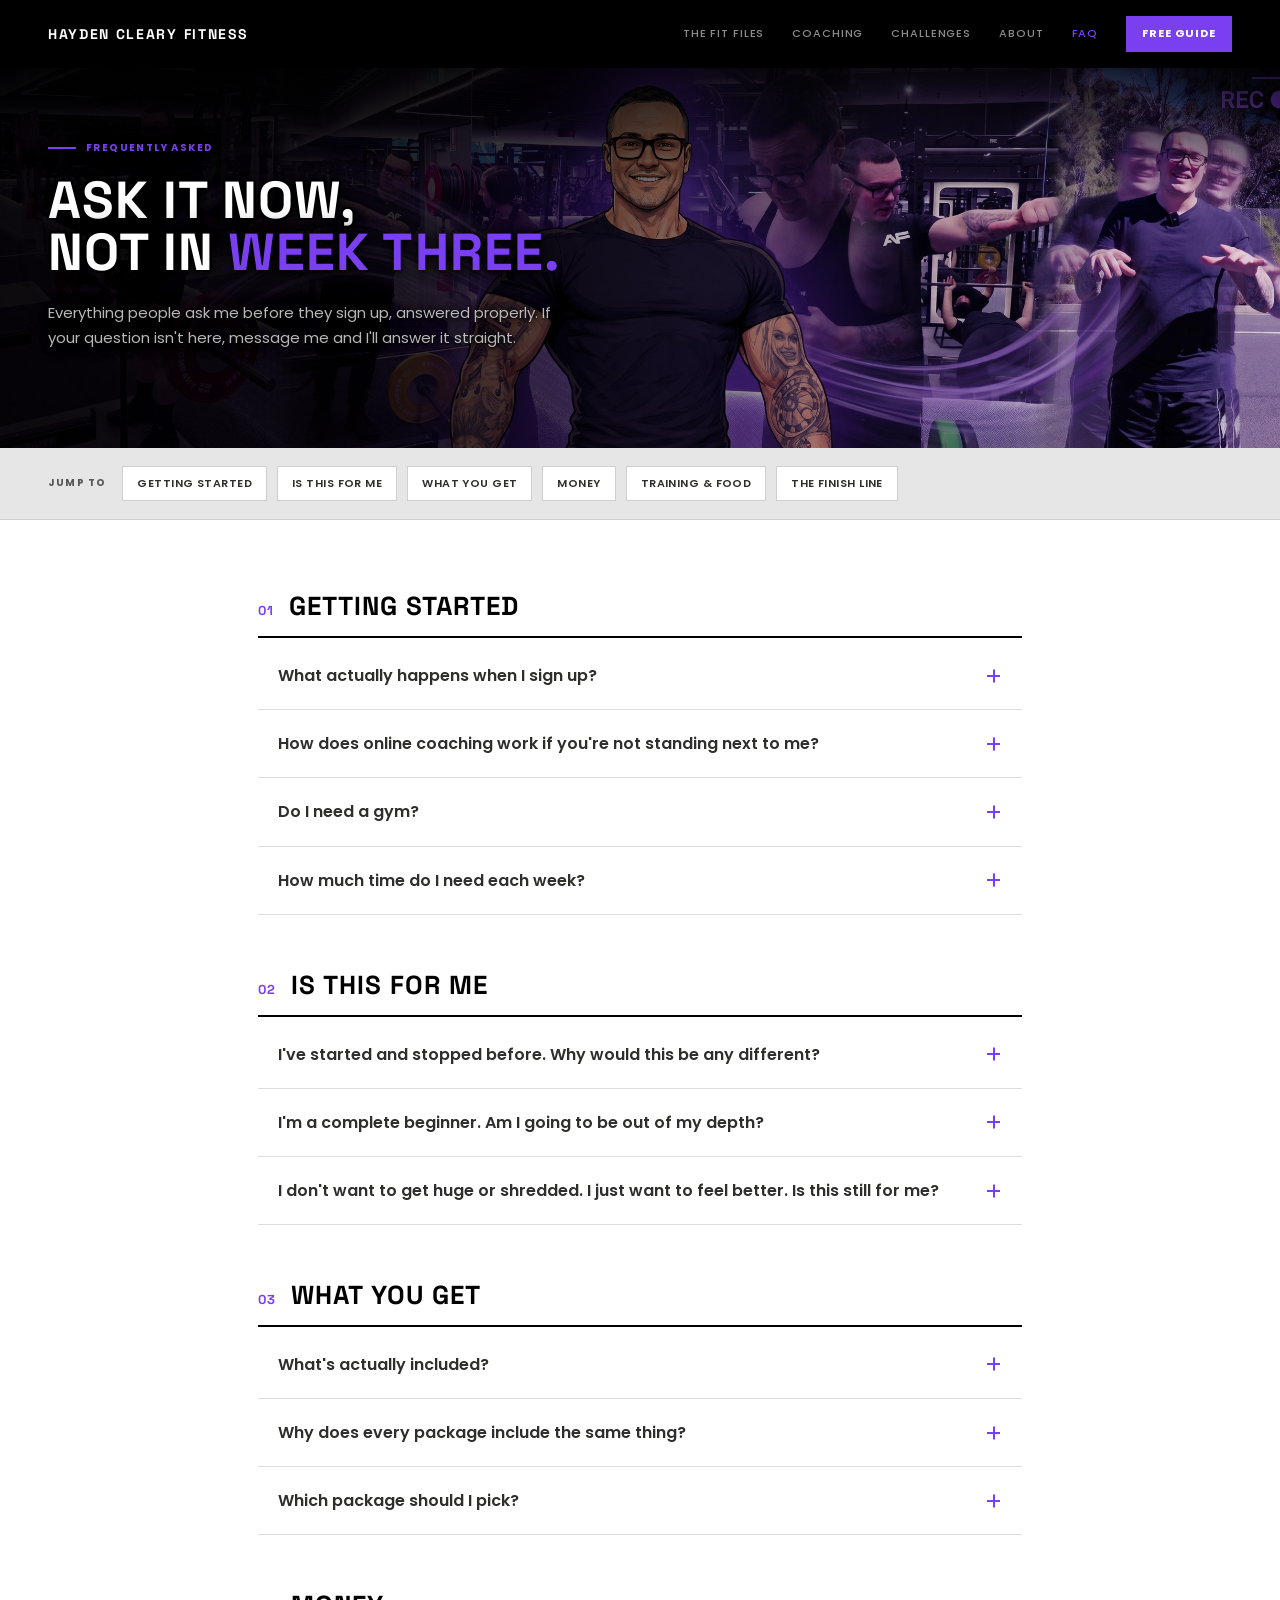
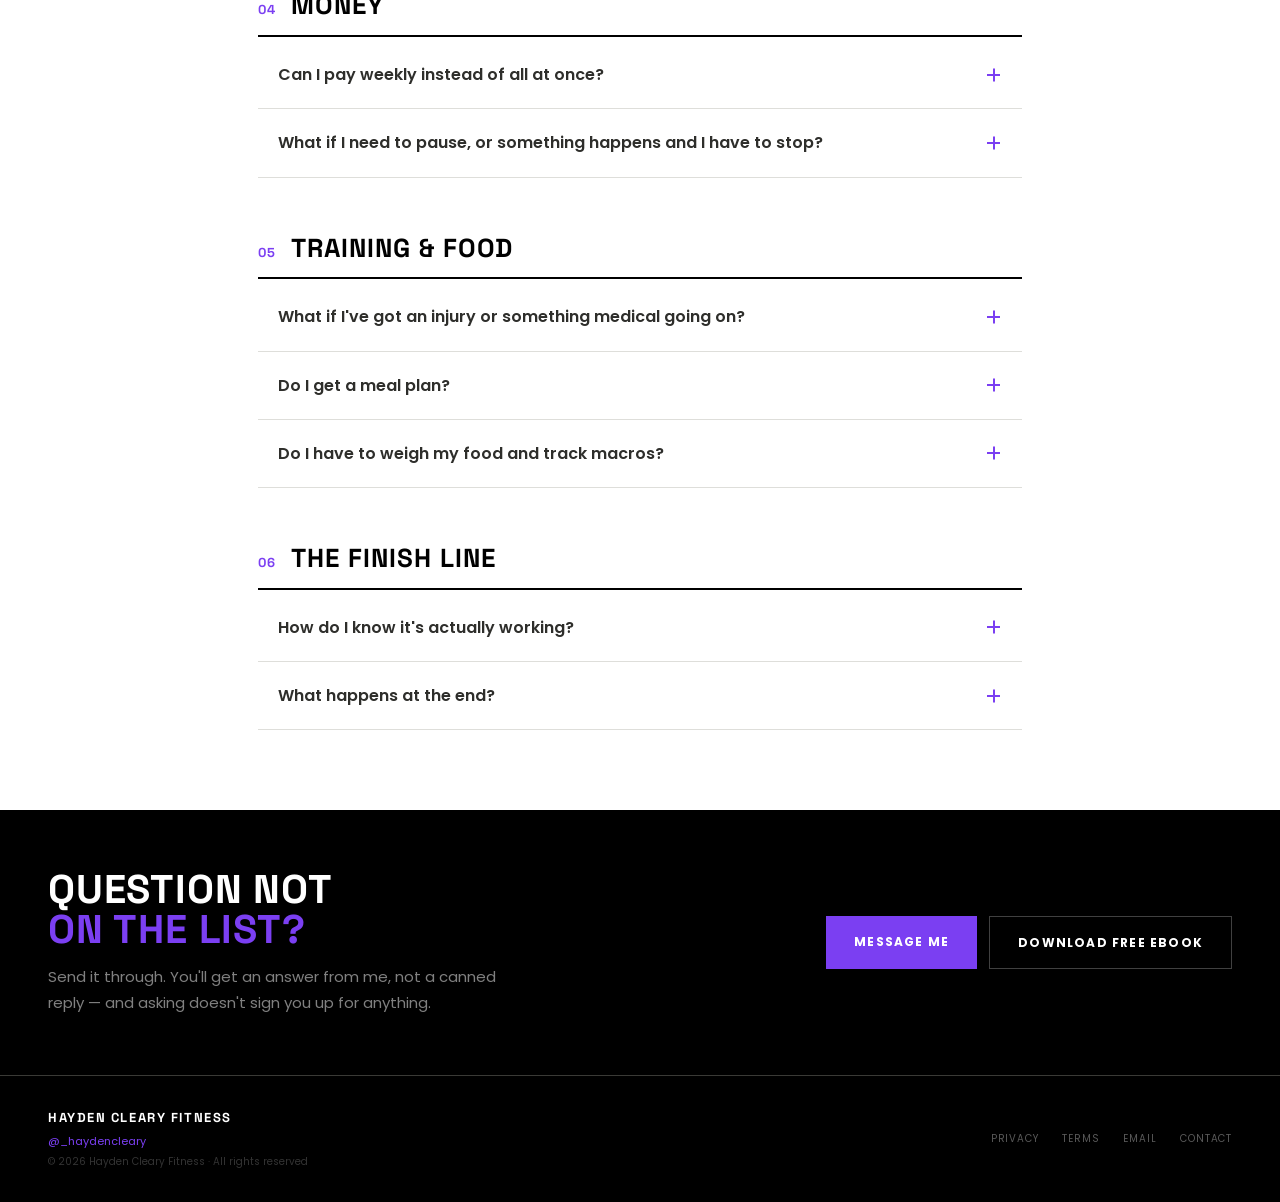
<file: faq.html>
<!DOCTYPE html>
<html lang="en">
<head>
<meta charset="UTF-8">
<meta name="viewport" content="width=device-width, initial-scale=1.0">
<title>FAQ — Hayden Cleary Fitness</title>
<meta name="description" content="Straight answers about how online coaching with Hayden Cleary actually works — the onboarding call, the app, pricing, nutrition, and what happens at the end.">
<link rel="preconnect" href="https://fonts.googleapis.com">
<link rel="preconnect" href="https://fonts.gstatic.com" crossorigin>
<link href="https://fonts.googleapis.com/css2?family=Space+Grotesk:wght@700&family=Poppins:wght@400;500;600;700&display=swap" rel="stylesheet">
<style>

/* =============================================
   RESET & BASE
   ============================================= */
*, *::before, *::after { box-sizing: border-box; margin: 0; padding: 0; }
html { -webkit-font-smoothing: antialiased; scroll-behavior: smooth; }
body {
  font-family: 'Poppins', sans-serif;
  font-size: 16px;
  line-height: 1.6;
  color: #2E2E2B;
  background: #fff;
}
img { display: block; max-width: 100%; }
button { cursor: pointer; font-family: 'Poppins', sans-serif; }

/* =============================================
   NAV
   ============================================= */
.nav {
  background: #000;
  padding: 16px 48px;
  display: flex;
  justify-content: space-between;
  align-items: center;
  position: sticky;
  top: 0;
  z-index: 100;
}
.nav-brand {
  font-family: 'Space Grotesk', sans-serif;
  font-weight: 700;
  font-size: 14px;
  letter-spacing: .12em;
  text-transform: uppercase;
  color: #fff;
}
.nav-links {
  display: flex;
  gap: 28px;
  align-items: center;
  flex-wrap: wrap;
}
.nav-link {
  font-size: 11px;
  color: rgba(255,255,255,.55);
  text-transform: uppercase;
  letter-spacing: .08em;
  font-weight: 500;
  text-decoration: none;
  transition: color .2s;
}
.nav-link:hover { color: rgba(255,255,255,.9); }
.nav-cta {
  font-size: 11px;
  font-weight: 700;
  color: #fff;
  text-transform: uppercase;
  letter-spacing: .08em;
  background: #7B3FF2;
  padding: 9px 16px;
  text-decoration: none;
  transition: background .2s;
}
.nav-cta:hover { background: #6830d4; }
.nav-link.is-active { color: #7B3FF2; }

/* =============================================
   PAGE HERO
   ============================================= */
.page-hero {
  background: #000;
  padding: 72px 48px 64px;
}
.eyebrow {
  display: flex;
  align-items: center;
  gap: 10px;
  margin-bottom: 18px;
}
.eyebrow-rule {
  width: 28px;
  height: 2px;
  background: #7B3FF2;
  flex-shrink: 0;
}
.eyebrow-text {
  font-size: 10px;
  font-weight: 700;
  letter-spacing: .14em;
  text-transform: uppercase;
  color: #7B3FF2;
}
.page-headline {
  font-family: 'Space Grotesk', sans-serif;
  font-size: 52px;
  font-weight: 700;
  letter-spacing: .02em;
  text-transform: uppercase;
  color: #fff;
  line-height: 1.0;
  max-width: 680px;
  margin-bottom: 22px;
}
.page-headline span { color: #7B3FF2; }
.page-sub {
  font-size: 15px;
  color: rgba(255,255,255,.5);
  line-height: 1.7;
  max-width: 520px;
}

/* =============================================
   JUMP BAR
   ============================================= */
.jump-bar {
  background: #E6E6E6;
  border-bottom: 0.5px solid #CFCFCF;
  padding: 18px 48px;
  display: flex;
  gap: 10px;
  flex-wrap: wrap;
  align-items: center;
}
.jump-label {
  font-size: 10px;
  font-weight: 700;
  letter-spacing: .12em;
  text-transform: uppercase;
  color: #555555;
  margin-right: 6px;
}
.jump-link {
  font-size: 11px;
  font-weight: 600;
  letter-spacing: .04em;
  text-transform: uppercase;
  color: #2E2E2B;
  text-decoration: none;
  background: #fff;
  border: 0.5px solid #CFCFCF;
  padding: 8px 14px;
  transition: background .2s, color .2s, border-color .2s;
}
.jump-link:hover { background: #7B3FF2; color: #fff; border-color: #7B3FF2; }

/* =============================================
   FAQ BODY
   ============================================= */
.faq-body {
  padding: 72px 48px 80px;
  max-width: 860px;
  margin: 0 auto;
}
.faq-group { margin-bottom: 56px; }
.faq-group:last-of-type { margin-bottom: 0; }
.group-head {
  display: flex;
  align-items: baseline;
  gap: 14px;
  padding-bottom: 14px;
  border-bottom: 2px solid #000;
  margin-bottom: 4px;
}
.group-num {
  font-family: 'Space Grotesk', sans-serif;
  font-size: 13px;
  font-weight: 700;
  letter-spacing: .1em;
  color: #7B3FF2;
}
.group-title {
  font-family: 'Space Grotesk', sans-serif;
  font-size: 26px;
  font-weight: 700;
  letter-spacing: .04em;
  text-transform: uppercase;
  color: #000;
  line-height: 1.1;
}

/* --- Accordion item --- */
.faq-item {
  border-bottom: 0.5px solid #DEDEDA;
}
.faq-item[open] { background: #F4F0FE; }
.faq-q {
  list-style: none;
  cursor: pointer;
  padding: 22px 52px 22px 20px;
  position: relative;
  font-size: 16px;
  font-weight: 600;
  color: #2E2E2B;
  line-height: 1.45;
  transition: color .2s, background .2s;
}
.faq-q::-webkit-details-marker { display: none; }
.faq-q:hover { color: #7B3FF2; }
.faq-item[open] .faq-q { color: #000; }
.faq-q::after {
  content: "";
  position: absolute;
  right: 22px;
  top: 50%;
  width: 13px;
  height: 2px;
  background: #7B3FF2;
  transform: translateY(-50%);
}
.faq-q::before {
  content: "";
  position: absolute;
  right: 27.5px;
  top: 50%;
  width: 2px;
  height: 13px;
  background: #7B3FF2;
  transform: translateY(-50%);
  transition: opacity .2s;
}
.faq-item[open] .faq-q::before { opacity: 0; }
.faq-a {
  padding: 0 60px 26px 20px;
}
.faq-a p {
  font-size: 15px;
  color: #5C5C58;
  line-height: 1.75;
  margin-bottom: 14px;
}
.faq-a p:last-child { margin-bottom: 0; }
.faq-a strong { color: #2E2E2B; font-weight: 600; }
.faq-a ul {
  list-style: none;
  margin: 4px 0 14px;
}
.faq-a li {
  font-size: 15px;
  color: #5C5C58;
  line-height: 1.65;
  padding-left: 20px;
  position: relative;
  margin-bottom: 9px;
}
.faq-a li::before {
  content: "";
  position: absolute;
  left: 0;
  top: 11px;
  width: 7px;
  height: 2px;
  background: #7B3FF2;
}
.pull {
  border-left: 3px solid #7B3FF2;
  padding: 4px 0 4px 16px;
  margin: 4px 0 14px;
  font-size: 15px;
  font-weight: 600;
  color: #2E2E2B;
  line-height: 1.6;
}

/* =============================================
   CLOSING CTA
   ============================================= */
.still {
  background: #000;
  padding: 60px 48px;
  display: flex;
  justify-content: space-between;
  align-items: center;
  gap: 40px;
  flex-wrap: wrap;
}
.still-headline {
  font-family: 'Space Grotesk', sans-serif;
  font-size: 40px;
  font-weight: 700;
  letter-spacing: .02em;
  text-transform: uppercase;
  color: #fff;
  line-height: 1.0;
  margin-bottom: 14px;
}
.still-headline span { color: #7B3FF2; }
.still-sub {
  font-size: 15px;
  color: rgba(255,255,255,.5);
  line-height: 1.7;
  max-width: 460px;
}
.still-btns { display: flex; gap: 12px; flex-wrap: wrap; }
.still-btn {
  background: #7B3FF2;
  color: #fff;
  font-size: 12px;
  font-weight: 700;
  letter-spacing: .1em;
  text-transform: uppercase;
  padding: 16px 28px;
  border: none;
  border-radius: 0;
  white-space: nowrap;
  display: inline-block;
  text-decoration: none;
  transition: background .2s;
}
.still-btn:hover { background: #6830d4; }
.still-btn.ghost {
  background: transparent;
  border: 1px solid rgba(255,255,255,.25);
  color: #fff;
}
.still-btn.ghost:hover { border-color: #7B3FF2; background: rgba(123,63,242,.12); }

/* =============================================
   FOOTER
   ============================================= */
.footer {
  background: #000;
  border-top: 0.5px solid #3A3A36;
  padding: 32px 48px;
  display: flex;
  justify-content: space-between;
  align-items: center;
}
.footer-brand {
  font-family: 'Space Grotesk', sans-serif;
  font-size: 13px;
  font-weight: 700;
  letter-spacing: .12em;
  text-transform: uppercase;
  color: #fff;
  margin-bottom: 4px;
}
.footer-handle {
  font-size: 11px;
  color: #7B3FF2;
  margin-bottom: 3px;
}
.footer-legal {
  font-size: 10px;
  color: rgba(255,255,255,.2);
}
.footer-links { display: flex; gap: 24px; }
.footer-link {
  font-size: 10px;
  color: rgba(255,255,255,.35);
  text-transform: uppercase;
  letter-spacing: .08em;
  text-decoration: none;
  transition: color .2s;
}
.footer-link:hover { color: rgba(255,255,255,.7); }

/* =============================================
   RESPONSIVE
   ============================================= */
@media (max-width: 900px) {
  .nav { padding: 14px 24px; }
  .nav-links { gap: 16px; }
  .page-hero { padding: 48px 24px 44px; }
  .page-headline { font-size: 36px; }
  .jump-bar { padding: 16px 24px; }
  .faq-body { padding: 48px 24px 56px; }
  .group-title { font-size: 22px; }
  .still { flex-direction: column; align-items: flex-start; padding: 48px 24px; gap: 24px; }
  .still-headline { font-size: 30px; }
  .still-btns { width: 100%; }
  .still-btn { flex: 1; text-align: center; }
  .footer { flex-direction: column; gap: 20px; padding: 28px 24px; text-align: center; }
  .footer-links { justify-content: center; }
}
@media (max-width: 560px) {
  .page-headline { font-size: 28px; }
  .nav { flex-direction: column; gap: 12px; padding: 14px 20px; }
  .nav-links { display: flex; flex-wrap: wrap; justify-content: center; gap: 14px 18px; }
  .nav-link { font-size: 10px; }
  .nav-cta { font-size: 10px; padding: 8px 14px; }
  .faq-q { font-size: 15px; padding: 20px 46px 20px 14px; }
  .faq-q::after { top: 29px; transform: none; }
  .faq-q::before { top: 23px; transform: none; }
  .faq-a { padding: 0 20px 22px 14px; }
  .group-title { font-size: 19px; }
  .still-btn { width: 100%; }
}
@media (prefers-reduced-motion: reduce) {
  *, *::before, *::after { transition-duration: 0.01ms !important; }
}
</style>
<link rel="stylesheet" href="hcf-banner-hero.css">
</head>
<body>

<!-- NAV -->
<nav class="nav">
  <a href="index.html" class="nav-brand" style="text-decoration:none;color:#fff;font-family:'Space Grotesk',sans-serif;font-weight:700;font-size:14px;letter-spacing:.12em;text-transform:uppercase;">Hayden Cleary Fitness</a>
  <div class="nav-links">
    <a href="hcf_fit_files_v2.html" class="nav-link">The Fit Files</a>
    <a href="index.html" class="nav-link">Coaching</a>
    <a href="challenges.html" class="nav-link">Challenges</a>
    <a href="about.html" class="nav-link">About</a>
    <a href="faq.html" class="nav-link is-active">FAQ</a>
    <a href="hcf_lead_magnet_landing.html" class="nav-cta">Free Guide</a>
  </div>
</nav>

<!-- HERO -->
<header class="page-hero">
  <div class="eyebrow">
    <span class="eyebrow-rule"></span>
    <span class="eyebrow-text">Frequently asked</span>
  </div>
  <h1 class="page-headline">Ask it now,<br>not in <span>week three.</span></h1>
  <p class="page-sub">Everything people ask me before they sign up, answered properly. If your question isn't here, message me and I'll answer it straight.</p>
</header>

<!-- JUMP BAR -->
<div class="jump-bar">
  <span class="jump-label">Jump to</span>
  <a href="#start" class="jump-link">Getting started</a>
  <a href="#forme" class="jump-link">Is this for me</a>
  <a href="#included" class="jump-link">What you get</a>
  <a href="#money" class="jump-link">Money</a>
  <a href="#training" class="jump-link">Training &amp; food</a>
  <a href="#finish" class="jump-link">The finish line</a>
</div>

<main class="faq-body">

  <!-- ============ GROUP 1 ============ -->
  <section class="faq-group" id="start">
    <div class="group-head">
      <span class="group-num">01</span>
      <h2 class="group-title">Getting started</h2>
    </div>

    <details class="faq-item">
      <summary class="faq-q">What actually happens when I sign up?</summary>
      <div class="faq-a">
        <p><strong>We get on the phone. That's the first thing that happens — a proper call, me and you.</strong></p>
        <p>There's no form to fill out. No questionnaire, no PDF to email back, no dropdown menus. That stuff feels like paperwork, and paperwork is how coaching starts off cold.</p>
        <p>On the call I ask about what you've done before, what stopped you last time, what your week actually looks like, what you've got to train with and where you're trying to get to. I ask a lot. You'll end up telling me things a form would never have thought to ask.</p>
        <p>Then I go away and build your program off that conversation. Not off a checkbox.</p>
      </div>
    </details>

    <details class="faq-item">
      <summary class="faq-q">How does online coaching work if you're not standing next to me?</summary>
      <div class="faq-a">
        <p>Your program lives on your phone, in an app called Trainerize. It's live — not a PDF that goes stale the second something changes.</p>
        <p>Every exercise has a demo video, so you're never standing there guessing what a Romanian deadlift is meant to look like. You log your sets as you go, and it shows you last time's numbers right there on the screen. You always know exactly what you're chasing.</p>
        <p>You check in with me every week. Between check-ins, you message me on whatever you actually use — DM, text, WhatsApp, whatever's easiest for you. I'm not making you download something new just to ask a question.</p>
        <p class="pull">If something feels wrong mid-session, ask me then. Don't sit on it for a week.</p>
      </div>
    </details>

    <details class="faq-item">
      <summary class="faq-q">Do I need a gym?</summary>
      <div class="faq-a">
        <p>No. The program gets built around what you've actually got.</p>
        <p>Full gym, a couple of dumbbells in the garage, or nothing but the floor — I'll write for what's in front of you. You tell me on the call and that's what you get.</p>
        <p>Same goes if that changes halfway through. Gym membership runs out, you go away for work, you move house — tell me and the program moves with you.</p>
      </div>
    </details>

    <details class="faq-item">
      <summary class="faq-q">How much time do I need each week?</summary>
      <div class="faq-a">
        <p>Tell me what you've realistically got and I'll build to it. Three sessions a week is plenty to get somewhere real. Two is enough to start.</p>
        <p>I'd rather write you three sessions you'll actually do than five you'll skip two of and feel guilty about.</p>
        <p class="pull">The program that fits your week beats the perfect program every single time.</p>
      </div>
    </details>
  </section>

  <!-- ============ GROUP 2 ============ -->
  <section class="faq-group" id="forme">
    <div class="group-head">
      <span class="group-num">02</span>
      <h2 class="group-title">Is this for me</h2>
    </div>

    <details class="faq-item">
      <summary class="faq-q">I've started and stopped before. Why would this be any different?</summary>
      <div class="faq-a">
        <p>Because that's exactly who I built this for.</p>
        <p>Most coaching assumes you're already going and just need a better plan. If that were true, you wouldn't have stopped four times already. The plan was never the problem.</p>
        <p>What's different here is that when it goes sideways — and it will — you tell me, and we adjust. You don't go quiet for three weeks and then come back embarrassed. Everyone can do week one. This is built for week seven.</p>
      </div>
    </details>

    <details class="faq-item">
      <summary class="faq-q">I'm a complete beginner. Am I going to be out of my depth?</summary>
      <div class="faq-a">
        <p>No. Beginners are honestly the easiest people to coach, because there's nothing to undo.</p>
        <p>You'll get shown every movement, you'll start lighter than you think you should, and you'll be told why we're doing it that way.</p>
        <p>And on the thing you're actually worried about — nobody in there is watching you. They're all looking at themselves in the mirror.</p>
      </div>
    </details>

    <details class="faq-item">
      <summary class="faq-q">I don't want to get huge or shredded. I just want to feel better. Is this still for me?</summary>
      <div class="faq-a">
        <p>Yes. Honestly, that's most of the people I work with.</p>
        <p>"Feel better" is a real goal. More energy, clothes fitting properly, getting up off the floor without making a noise, sleeping through the night. You don't need a stage tan to justify training.</p>
        <p>Tell me what better looks like for you, and that's what we build toward.</p>
      </div>
    </details>
  </section>

  <!-- ============ GROUP 3 ============ -->
  <section class="faq-group" id="included">
    <div class="group-head">
      <span class="group-num">03</span>
      <h2 class="group-title">What you get</h2>
    </div>

    <details class="faq-item">
      <summary class="faq-q">What's actually included?</summary>
      <div class="faq-a">
        <p>Every package gets all of it:</p>
        <ul>
          <li>A training program built around your goal, your schedule and your equipment</li>
          <li>Nutrition guidance that works in a real week</li>
          <li>Weekly check-ins</li>
          <li>Direct access to me — not a support team, not a template reply</li>
          <li>All five Fit Files guides</li>
          <li>Program adjustments whenever life changes</li>
        </ul>
      </div>
    </details>

    <details class="faq-item">
      <summary class="faq-q">Why does every package include the same thing?</summary>
      <div class="faq-a">
        <p>Because I'm not going to hold your nutrition hostage to upsell you into a bigger tier.</p>
        <p>You're not paying for more features. You're paying for more time. Four weeks teaches you. Eight weeks lets you practise it when things go wrong. Twelve weeks makes it normal.</p>
        <p class="pull">The resources are identical. The runway is what changes.</p>
      </div>
    </details>

    <details class="faq-item">
      <summary class="faq-q">Which package should I pick?</summary>
      <div class="faq-a">
        <p>Honest answer: the longest one you can commit to without resenting it.</p>
        <p>Four weeks will show you what this looks like. Eight is where most people actually change something. Twelve is where it stops feeling like a program and starts just being how you live.</p>
        <p>If you're still not sure, start with The Trust. It's free, it's nine days, and you'll know by the end of it whether the way I coach suits you.</p>
      </div>
    </details>
  </section>

  <!-- ============ GROUP 4 ============ -->
  <section class="faq-group" id="money">
    <div class="group-head">
      <span class="group-num">04</span>
      <h2 class="group-title">Money</h2>
    </div>

    <details class="faq-item">
      <summary class="faq-q">Can I pay weekly instead of all at once?</summary>
      <div class="faq-a">
        <p>Yes. Weekly direct debit, or pay upfront and save up to 20%.</p>
        <p>Upfront is cheaper. Weekly is easier on the bank account. Neither one gets you a different program.</p>
      </div>
    </details>

    <details class="faq-item">
      <summary class="faq-q">What if I need to pause, or something happens and I have to stop?</summary>
      <div class="faq-a">
        <p><strong>Talk to me.</strong></p>
        <p>I'm not going to write a policy here, because every situation is different and a policy is just me guessing at yours in advance. People get injured. People lose jobs. People have things happen that have nothing at all to do with training.</p>
        <p>If something comes up, tell me and we'll work it out between us. I'd rather sort it out properly with you than hide behind terms and conditions.</p>
      </div>
    </details>
  </section>

  <!-- ============ GROUP 5 ============ -->
  <section class="faq-group" id="training">
    <div class="group-head">
      <span class="group-num">05</span>
      <h2 class="group-title">Training &amp; food</h2>
    </div>

    <details class="faq-item">
      <summary class="faq-q">What if I've got an injury or something medical going on?</summary>
      <div class="faq-a">
        <p>Tell me on the call. All of it.</p>
        <p>I'm a coach, not a physio and not a doctor. If something needs proper medical attention I'll say so and send you to someone who's qualified for it — that's not me dodging, it's just the honest line.</p>
        <p>If you've been cleared to train, I'll write around it. Working around a dodgy shoulder or a cranky lower back is completely normal. Hiding it from me until week three is what causes the problems.</p>
      </div>
    </details>

    <details class="faq-item">
      <summary class="faq-q">Do I get a meal plan?</summary>
      <div class="faq-a">
        <p>No, and that's on purpose.</p>
        <p>Meal plans work until Thursday, when there's a birthday dinner or you've run out of chicken. Then they fall apart and you feel like you failed. You didn't. The plan was rubbish.</p>
        <p>What you get instead is a way of eating that survives a real week — what to prioritise, how to build a meal, how to handle the pub without writing off the whole thing. You'll actually understand it, which means it still works when I'm not around.</p>
      </div>
    </details>

    <details class="faq-item">
      <summary class="faq-q">Do I have to weigh my food and track macros?</summary>
      <div class="faq-a">
        <p>Not if you don't want to.</p>
        <p>Tracking is a tool. It's genuinely useful for some people and miserable for others — and the miserable ones quit.</p>
        <p>If it works for you, great, I'll show you how to do it properly. If the thought of weighing your breakfast makes you want to give up before you start, we'll do it a different way. There's more than one road here.</p>
      </div>
    </details>
  </section>

  <!-- ============ GROUP 6 ============ -->
  <section class="faq-group" id="finish">
    <div class="group-head">
      <span class="group-num">06</span>
      <h2 class="group-title">The finish line</h2>
    </div>

    <details class="faq-item">
      <summary class="faq-q">How do I know it's actually working?</summary>
      <div class="faq-a">
        <p>Two ways, and you'll see both.</p>
        <p>The obvious one is in the app. Every session shows you what you lifted last time, so you're always training against your own numbers. When the weight you were fighting for in week two is your warm-up in week seven, that's not a feeling — that's on the screen in front of you.</p>
        <p>The other one is the stuff numbers don't catch. Sleeping properly. Stairs not being an event. Getting through a week that would have derailed you six months ago. We talk about that in check-ins deliberately, because that's usually the change that actually sticks.</p>
      </div>
    </details>

    <details class="faq-item">
      <summary class="faq-q">What happens at the end?</summary>
      <div class="faq-a">
        <p>You leave. And ideally, you don't come back.</p>
        <p>That's the actual goal. If you finish twelve weeks and still need me to tell you what to do on a Tuesday, I've done a bad job.</p>
        <p>You should walk away able to write your own week, adjust it when life shifts, and eat without checking in with me first.</p>
        <p class="pull">Hire me to fire me. I mean it.</p>
      </div>
    </details>
  </section>

</main>

<!-- CLOSING CTA -->
<section class="still">
  <div>
    <h2 class="still-headline">Question not<br><span>on the list?</span></h2>
    <p class="still-sub">Send it through. You'll get an answer from me, not a canned reply — and asking doesn't sign you up for anything.</p>
  </div>
  <div class="still-btns">
    <a href="https://www.instagram.com/_haydencleary" class="still-btn" target="_blank" rel="noopener">Message me</a>
    <a href="hcf_lead_magnet_landing.html" class="still-btn ghost">Download free ebook</a>
  </div>
</section>

<!-- FOOTER -->
<footer class="footer">
  <div>
    <div class="footer-brand">Hayden Cleary Fitness</div>
    <div class="footer-handle">@_haydencleary</div>
    <div class="footer-legal">© 2026 Hayden Cleary Fitness · All rights reserved</div>
  </div>
  <div class="footer-links">
    <a href="privacy.html" class="footer-link">Privacy</a>
    <a href="terms.html" class="footer-link">Terms</a>
    <a href="mailto:haydenclearyfit@gmail.com" class="footer-link">Email</a>
    <a href="https://www.instagram.com/_haydencleary" class="footer-link" target="_blank" rel="noopener">Contact</a>
  </div>
</footer>

</body>
</html>
</file>
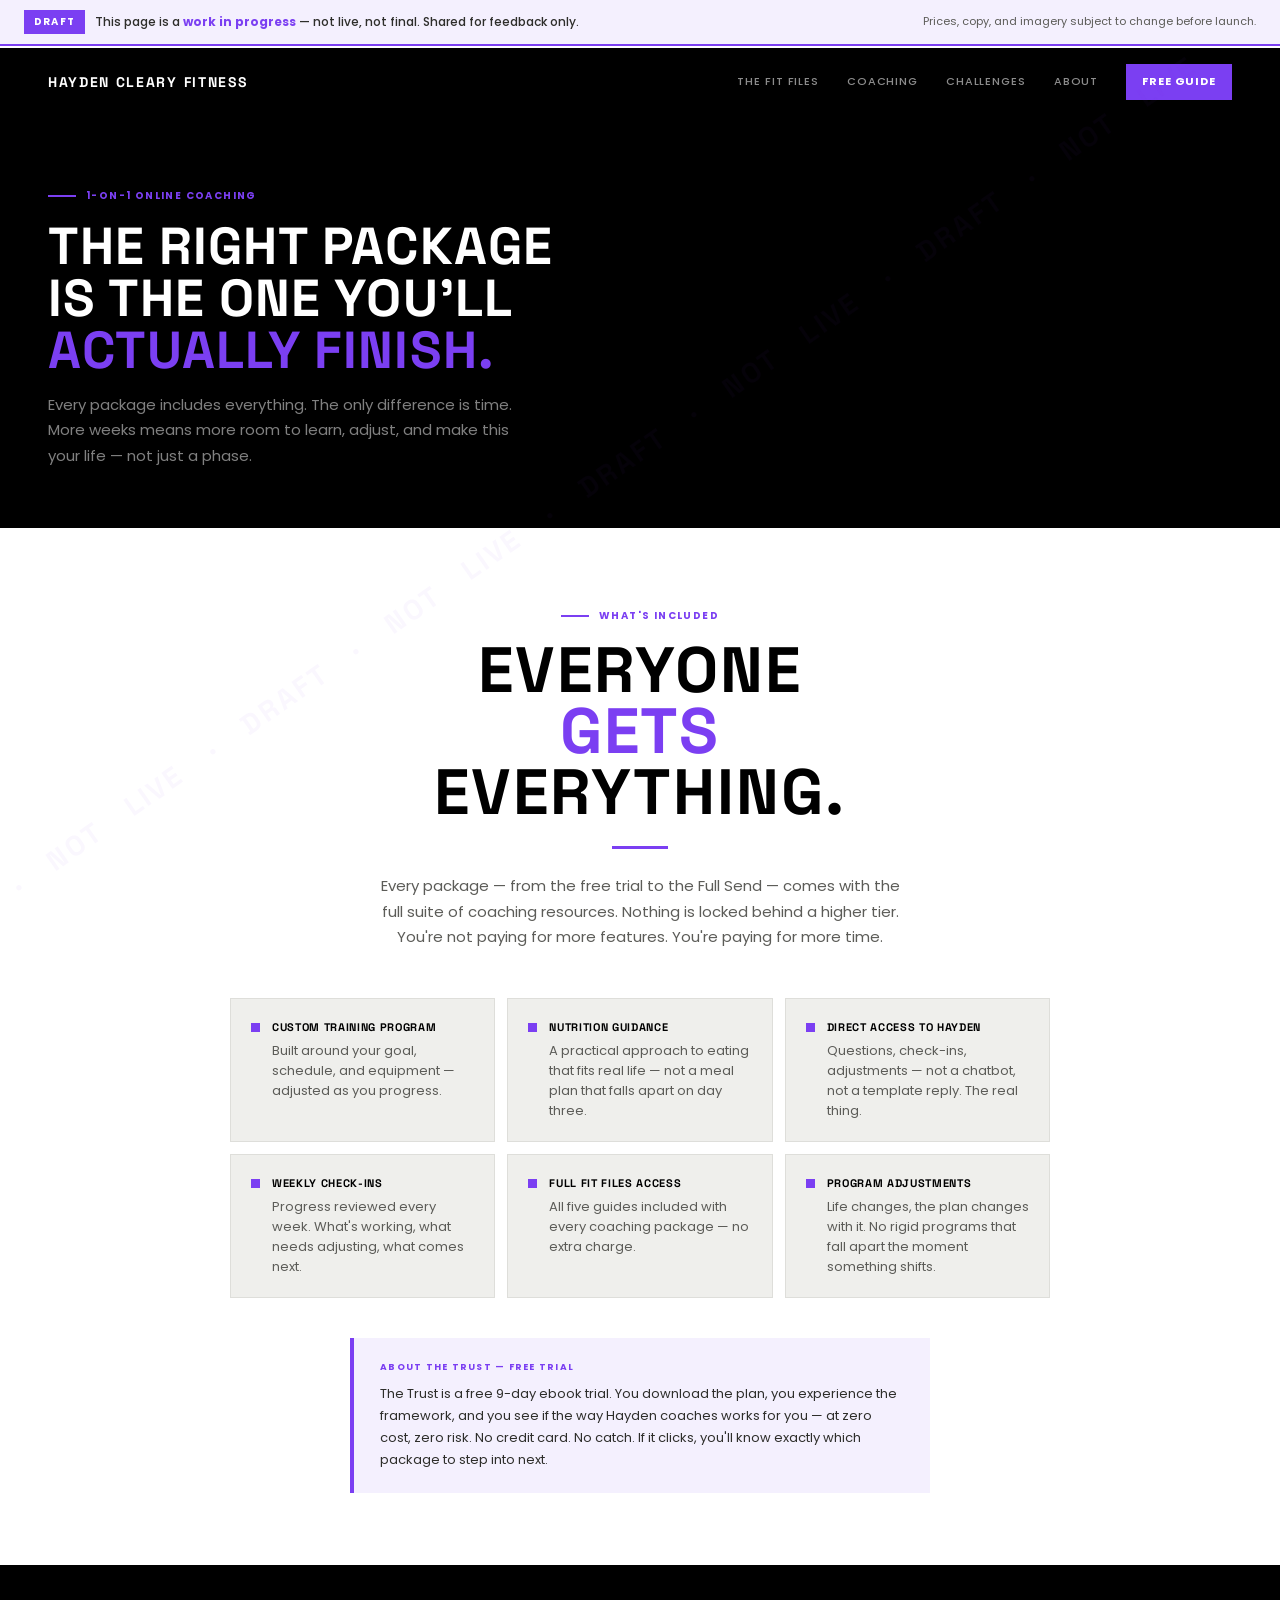
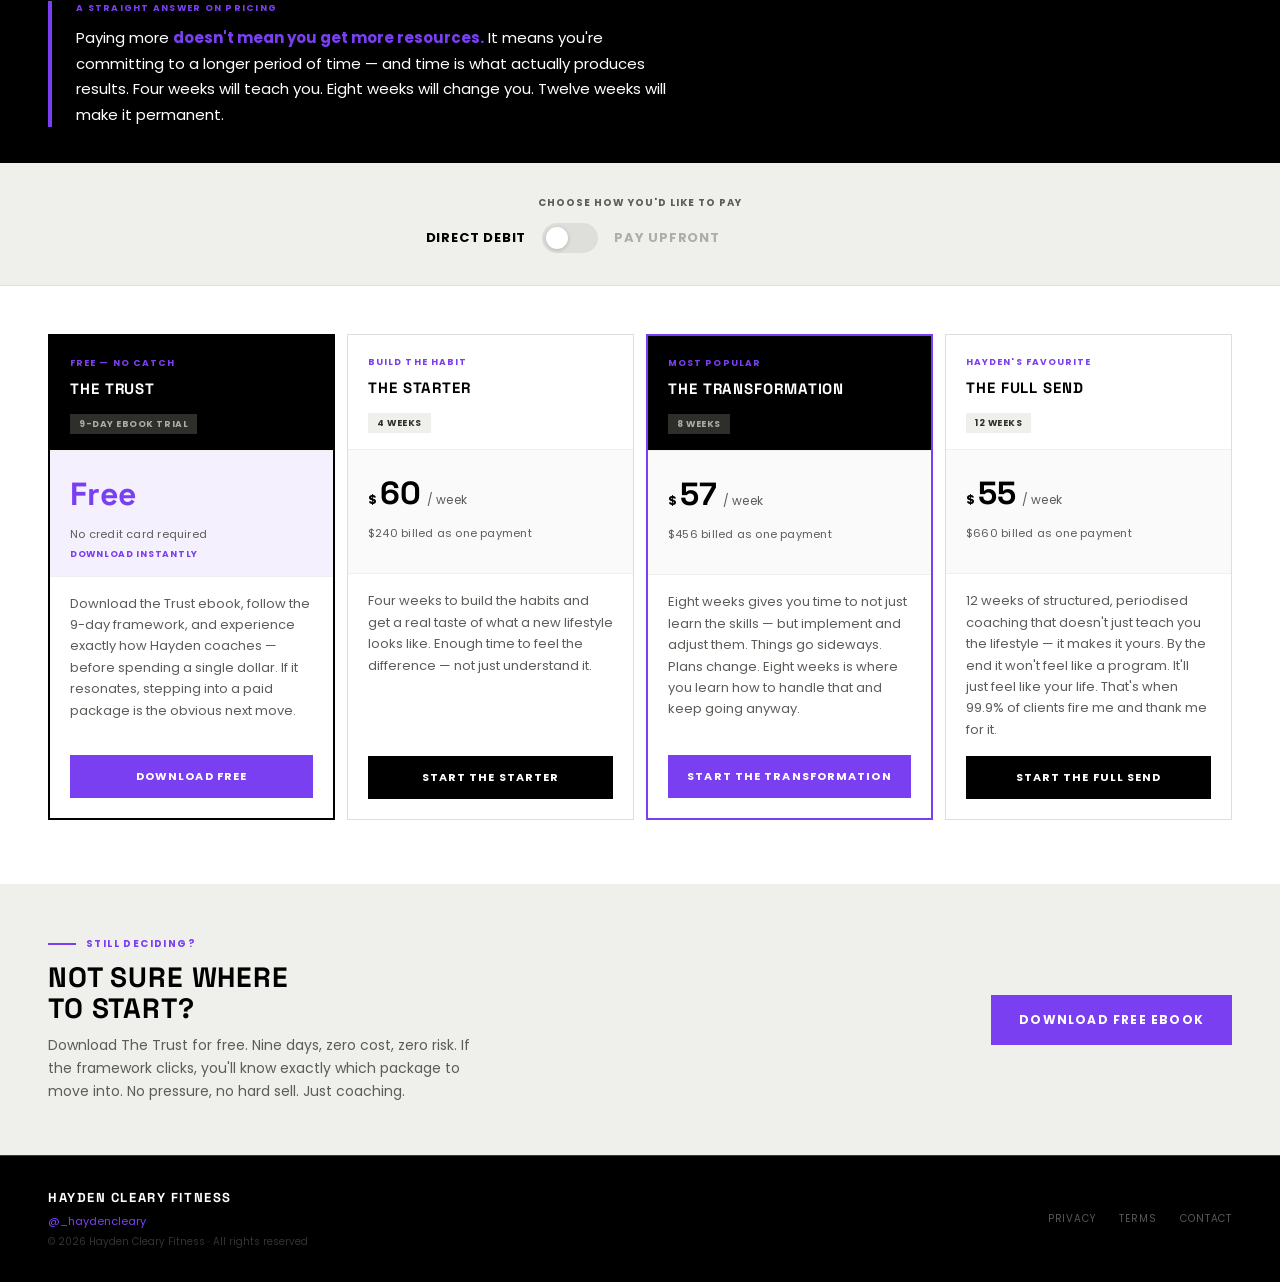
<file: hcf_coaching_draft.html>
<!DOCTYPE html>
<html lang="en">
<head>
<meta charset="UTF-8">
<meta name="viewport" content="width=device-width, initial-scale=1.0">
<title>HCF Online Coaching — Draft Preview</title>
<link rel="preconnect" href="https://fonts.googleapis.com">
<link rel="preconnect" href="https://fonts.gstatic.com" crossorigin>
<link href="https://fonts.googleapis.com/css2?family=Space+Grotesk:wght@700&family=Poppins:wght@400;500;600;700&display=swap" rel="stylesheet">
<style>
/* =============================================
   DRAFT WATERMARK
   ============================================= */
.draft-banner {
  position: fixed;
  top: 0;
  left: 0;
  right: 0;
  z-index: 9999;
  background: #F4F0FE;
  border-bottom: 2px solid #7B3FF2;
  padding: 10px 24px;
  display: flex;
  align-items: center;
  justify-content: space-between;
  gap: 16px;
  font-family: 'Poppins', sans-serif;
}
.draft-badge {
  display: flex;
  align-items: center;
  gap: 10px;
}
.draft-pill {
  background: #7B3FF2;
  color: #fff;
  font-size: 10px;
  font-weight: 700;
  letter-spacing: .12em;
  text-transform: uppercase;
  padding: 4px 10px;
  flex-shrink: 0;
}
.draft-text {
  font-size: 12px;
  color: #2E2E2B;
  font-weight: 500;
}
.draft-text strong {
  color: #7B3FF2;
  font-weight: 700;
}
.draft-note {
  font-size: 11px;
  color: #5C5C58;
  text-align: right;
}

/* Diagonal watermark across page */
.draft-watermark {
  position: fixed;
  top: 0;
  left: 0;
  width: 100%;
  height: 100%;
  pointer-events: none;
  z-index: 9000;
  overflow: hidden;
}
.draft-watermark::after {
  content: 'DRAFT · NOT LIVE · DRAFT · NOT LIVE · DRAFT · NOT LIVE · DRAFT · NOT LIVE · DRAFT · NOT LIVE · DRAFT · NOT LIVE';
  position: absolute;
  top: 50%;
  left: -20%;
  width: 140%;
  text-align: center;
  font-family: 'Space Grotesk', sans-serif;
  font-size: 28px;
  font-weight: 700;
  letter-spacing: .1em;
  color: rgba(123, 63, 242, 0.04);
  transform: translateY(-50%) rotate(-35deg);
  white-space: nowrap;
  text-transform: uppercase;
  line-height: 3;
  word-spacing: 24px;
}

/* =============================================
   RESET & BASE
   ============================================= */
*, *::before, *::after { box-sizing: border-box; margin: 0; padding: 0; }
html { -webkit-font-smoothing: antialiased; scroll-behavior: smooth; }
body {
  font-family: 'Poppins', sans-serif;
  font-size: 16px;
  line-height: 1.6;
  color: #2E2E2B;
  background: #fff;
  padding-top: 48px; /* offset for draft banner */
}
img { display: block; max-width: 100%; }
button { cursor: pointer; font-family: 'Poppins', sans-serif; }

/* =============================================
   NAV
   ============================================= */
.nav {
  background: #000;
  padding: 16px 48px;
  display: flex;
  justify-content: space-between;
  align-items: center;
  position: sticky;
  top: 48px;
  z-index: 100;
}
.nav-brand {
  font-family: 'Space Grotesk', sans-serif;
  font-weight: 700;
  font-size: 14px;
  letter-spacing: .12em;
  text-transform: uppercase;
  color: #fff;
}
.nav-links {
  display: flex;
  gap: 28px;
  align-items: center;
}
.nav-link {
  font-size: 11px;
  color: rgba(255,255,255,.55);
  text-transform: uppercase;
  letter-spacing: .08em;
  font-weight: 500;
  text-decoration: none;
  transition: color .2s;
}
.nav-link:hover { color: rgba(255,255,255,.9); }
.nav-cta {
  font-size: 11px;
  font-weight: 700;
  color: #fff;
  text-transform: uppercase;
  letter-spacing: .08em;
  background: #7B3FF2;
  padding: 9px 16px;
  text-decoration: none;
  transition: background .2s;
}
.nav-cta:hover { background: #6830d4; }

/* =============================================
   PAGE HERO
   ============================================= */
.page-hero {
  background: #000;
  padding: 72px 48px 60px;
  display: flex;
  flex-direction: column;
  gap: 16px;
}
.eyebrow {
  display: flex;
  align-items: center;
  gap: 10px;
}
.eyebrow-rule {
  width: 28px;
  height: 2px;
  background: #7B3FF2;
  flex-shrink: 0;
}
.eyebrow-text {
  font-size: 10px;
  font-weight: 700;
  letter-spacing: .14em;
  text-transform: uppercase;
  color: #7B3FF2;
}
.page-headline {
  font-family: 'Space Grotesk', sans-serif;
  font-size: 52px;
  font-weight: 700;
  letter-spacing: .02em;
  text-transform: uppercase;
  color: #fff;
  line-height: 1.0;
  max-width: 640px;
}
.page-headline span { color: #7B3FF2; }
.page-sub {
  font-size: 15px;
  color: rgba(255,255,255,.5);
  line-height: 1.7;
  max-width: 480px;
}

/* =============================================
   EVERYONE GETS EVERYTHING
   ============================================= */
.ege-section {
  background: #fff;
  padding: 80px 48px 72px;
  display: flex;
  flex-direction: column;
  align-items: center;
  text-align: center;
}
.ege-eyebrow {
  display: flex;
  align-items: center;
  gap: 10px;
  justify-content: center;
  margin-bottom: 16px;
}
.ege-headline {
  font-family: 'Space Grotesk', sans-serif;
  font-size: 64px;
  font-weight: 700;
  letter-spacing: .03em;
  text-transform: uppercase;
  color: #000;
  line-height: .95;
}
.ege-headline span { color: #7B3FF2; }
.ege-rule {
  width: 56px;
  height: 3px;
  background: #7B3FF2;
  margin: 24px auto 24px;
}
.ege-sub {
  font-size: 15px;
  color: #5C5C58;
  line-height: 1.7;
  max-width: 520px;
  margin-bottom: 48px;
}
.included-grid {
  display: grid;
  grid-template-columns: repeat(3, 1fr);
  gap: 12px;
  width: 100%;
  max-width: 820px;
}
.included-item {
  background: #EFEFEC;
  border: 0.5px solid #DEDEDA;
  padding: 20px;
  display: flex;
  gap: 12px;
  align-items: flex-start;
  text-align: left;
}
.inc-dot {
  width: 9px;
  height: 9px;
  background: #7B3FF2;
  flex-shrink: 0;
  margin-top: 4px;
}
.included-title {
  font-size: 11px;
  font-weight: 700;
  text-transform: uppercase;
  letter-spacing: .06em;
  color: #000;
  margin-bottom: 4px;
  font-family: 'Space Grotesk', sans-serif;
}
.included-desc {
  font-size: 13px;
  color: #5C5C58;
  line-height: 1.55;
}
.trial-note {
  margin-top: 40px;
  max-width: 580px;
  background: #F4F0FE;
  border-left: 4px solid #7B3FF2;
  padding: 22px 26px;
  text-align: left;
}
.trial-note-label {
  font-size: 9px;
  font-weight: 700;
  letter-spacing: .14em;
  text-transform: uppercase;
  color: #7B3FF2;
  margin-bottom: 8px;
}
.trial-note-text {
  font-size: 13px;
  color: #2E2E2B;
  line-height: 1.7;
}

/* =============================================
   PAYING MORE
   ============================================= */
.paying-more {
  background: #000;
  padding: 36px 48px;
  display: flex;
  gap: 24px;
  align-items: flex-start;
}
.pm-rule {
  width: 4px;
  background: #7B3FF2;
  flex-shrink: 0;
  align-self: stretch;
  min-height: 60px;
}
.pm-copy { flex: 1; }
.pm-label {
  font-size: 9px;
  font-weight: 700;
  letter-spacing: .14em;
  text-transform: uppercase;
  color: #7B3FF2;
  margin-bottom: 10px;
}
.pm-text {
  font-size: 15px;
  color: #fff;
  line-height: 1.7;
  max-width: 600px;
}
.pm-text strong { color: #7B3FF2; }

/* =============================================
   TOGGLE
   ============================================= */
.toggle-wrapper {
  background: #EFEFEC;
  padding: 32px 48px;
  display: flex;
  flex-direction: column;
  align-items: center;
  gap: 12px;
  border-bottom: 0.5px solid #DEDEDA;
}
.toggle-label {
  font-size: 10px;
  font-weight: 700;
  letter-spacing: .1em;
  text-transform: uppercase;
  color: #5C5C58;
}
.toggle-row {
  display: flex;
  align-items: center;
  gap: 16px;
}
.toggle-opt {
  font-size: 13px;
  font-weight: 700;
  letter-spacing: .06em;
  text-transform: uppercase;
  transition: color .2s;
  user-select: none;
}
.toggle-opt.active { color: #000; }
.toggle-opt.inactive { color: #ADADAD; }
.toggle-track {
  width: 56px;
  height: 30px;
  background: #DEDEDA;
  border-radius: 100px;
  cursor: pointer;
  position: relative;
  transition: background .25s;
  border: none;
  flex-shrink: 0;
}
.toggle-track.upfront { background: #7B3FF2; }
.toggle-thumb {
  width: 22px;
  height: 22px;
  background: #fff;
  border-radius: 50%;
  position: absolute;
  top: 4px;
  left: 4px;
  transition: transform .25s;
  box-shadow: 0 1px 4px rgba(0,0,0,.2);
}
.toggle-track.upfront .toggle-thumb { transform: translateX(26px); }
.save-badge {
  background: #7B3FF2;
  color: #fff;
  font-size: 9px;
  font-weight: 700;
  letter-spacing: .1em;
  text-transform: uppercase;
  padding: 5px 12px;
  opacity: 0;
  transition: opacity .2s;
}
.save-badge.visible { opacity: 1; }

/* =============================================
   TIERS
   ============================================= */
.tiers-section {
  background: #fff;
  padding: 48px 48px 64px;
}
.tiers-grid {
  display: grid;
  grid-template-columns: repeat(4, 1fr);
  gap: 12px;
  max-width: 1200px;
  margin: 0 auto;
}
.tier {
  background: #fff;
  border: 0.5px solid #DEDEDA;
  display: flex;
  flex-direction: column;
  overflow: hidden;
}
.tier.featured { border: 2px solid #7B3FF2; }
.tier.free-tier { border: 2px solid #000; }
.tier-top {
  padding: 20px 20px 16px;
  border-bottom: 0.5px solid #EFEFEC;
}
.tier.featured .tier-top,
.tier.free-tier .tier-top { background: #000; }
.tier-tag {
  font-size: 9px;
  font-weight: 700;
  letter-spacing: .12em;
  text-transform: uppercase;
  color: #7B3FF2;
  margin-bottom: 6px;
}
.tier-name {
  font-family: 'Space Grotesk', sans-serif;
  font-size: 15px;
  font-weight: 700;
  text-transform: uppercase;
  letter-spacing: .06em;
  color: #000;
  margin-bottom: 8px;
}
.tier.featured .tier-name,
.tier.free-tier .tier-name { color: #fff; }
.duration-pill {
  display: inline-block;
  background: #EFEFEC;
  padding: 3px 9px;
  font-size: 9px;
  font-weight: 700;
  color: #2E2E2B;
  letter-spacing: .06em;
  text-transform: uppercase;
}
.tier.featured .duration-pill,
.tier.free-tier .duration-pill {
  background: #2E2E2B;
  color: rgba(255,255,255,.6);
}
.tier-price {
  padding: 18px 20px 14px;
  border-bottom: 0.5px solid #EFEFEC;
  background: #FAFAFA;
  min-height: 86px;
}
.tier-price.is-free { background: #F4F0FE; }
.price-main {
  display: flex;
  align-items: baseline;
  gap: 3px;
}
.price-dollar {
  font-size: 13px;
  font-weight: 700;
  color: #000;
  margin-bottom: 2px;
}
.price-amount {
  font-family: 'Space Grotesk', sans-serif;
  font-size: 32px;
  font-weight: 700;
  color: #000;
  letter-spacing: .01em;
  transition: all .2s;
}
.price-free-label {
  font-family: 'Space Grotesk', sans-serif;
  font-size: 32px;
  font-weight: 700;
  color: #7B3FF2;
  letter-spacing: .01em;
}
.price-period {
  font-size: 12px;
  color: #5C5C58;
  letter-spacing: .02em;
  margin-left: 2px;
}
.price-total {
  font-size: 11px;
  color: #5C5C58;
  margin-top: 5px;
  letter-spacing: .02em;
  min-height: 16px;
  transition: all .2s;
}
.price-saving {
  font-size: 10px;
  color: #7B3FF2;
  font-weight: 700;
  letter-spacing: .04em;
  margin-top: 3px;
  min-height: 14px;
  transition: all .2s;
}
.free-sub {
  font-size: 9px;
  color: #7B3FF2;
  font-weight: 700;
  letter-spacing: .08em;
  text-transform: uppercase;
  margin-top: 4px;
}
.tier-desc {
  padding: 16px 20px;
  flex: 1;
}
.tier-desc-text {
  font-size: 13px;
  color: #5C5C58;
  line-height: 1.65;
}
.tier-btn {
  margin: 0 20px 20px;
  font-size: 11px;
  font-weight: 700;
  letter-spacing: .1em;
  text-transform: uppercase;
  padding: 13px;
  border: none;
  border-radius: 0;
  text-align: center;
  transition: background .2s, color .2s;
}
.tier-btn.dark { background: #000; color: #fff; }
.tier-btn.dark:hover { background: #2E2E2B; }
.tier-btn.purple { background: #7B3FF2; color: #fff; }
.tier-btn.purple:hover { background: #6830d4; }
.tier-btn.free { background: #7B3FF2; color: #fff; }
.tier-btn.free:hover { background: #6830d4; }
.tier-btn.outline { background: transparent; color: #000; border: 1.5px solid #000; }
.tier-btn.outline:hover { background: #000; color: #fff; }

/* =============================================
   NOT SURE
   ============================================= */
.not-sure {
  background: #EFEFEC;
  padding: 52px 48px;
  display: flex;
  align-items: center;
  justify-content: space-between;
  gap: 32px;
}
.ns-eyebrow {
  display: flex;
  align-items: center;
  gap: 10px;
  margin-bottom: 10px;
}
.ns-headline {
  font-family: 'Space Grotesk', sans-serif;
  font-size: 28px;
  font-weight: 700;
  text-transform: uppercase;
  letter-spacing: .03em;
  color: #000;
  margin-bottom: 10px;
  line-height: 1.1;
}
.ns-sub {
  font-size: 14px;
  color: #5C5C58;
  line-height: 1.65;
  max-width: 440px;
}
.ns-btn {
  background: #7B3FF2;
  color: #fff;
  font-size: 12px;
  font-weight: 700;
  letter-spacing: .1em;
  text-transform: uppercase;
  padding: 16px 28px;
  border: none;
  border-radius: 0;
  flex-shrink: 0;
  white-space: nowrap;
  transition: background .2s;
}
.ns-btn:hover { background: #6830d4; }

/* =============================================
   FOOTER
   ============================================= */
.footer {
  background: #000;
  border-top: 0.5px solid #3A3A36;
  padding: 32px 48px;
  display: flex;
  justify-content: space-between;
  align-items: center;
}
.footer-brand {
  font-family: 'Space Grotesk', sans-serif;
  font-size: 13px;
  font-weight: 700;
  letter-spacing: .12em;
  text-transform: uppercase;
  color: #fff;
  margin-bottom: 4px;
}
.footer-handle {
  font-size: 11px;
  color: #7B3FF2;
  margin-bottom: 3px;
}
.footer-legal {
  font-size: 10px;
  color: rgba(255,255,255,.2);
}
.footer-links {
  display: flex;
  gap: 24px;
}
.footer-link {
  font-size: 10px;
  color: rgba(255,255,255,.35);
  text-transform: uppercase;
  letter-spacing: .08em;
  text-decoration: none;
  transition: color .2s;
}
.footer-link:hover { color: rgba(255,255,255,.7); }

/* =============================================
   RESPONSIVE
   ============================================= */
@media (max-width: 900px) {
  .nav { padding: 14px 24px; }
  .nav-links { gap: 16px; }
  .page-hero { padding: 48px 24px 40px; }
  .page-headline { font-size: 36px; }
  .ege-section { padding: 56px 24px 48px; }
  .ege-headline { font-size: 44px; }
  .included-grid { grid-template-columns: repeat(2, 1fr); }
  .paying-more { padding: 28px 24px; }
  .toggle-wrapper { padding: 24px; }
  .tiers-section { padding: 36px 24px 48px; }
  .tiers-grid { grid-template-columns: repeat(2, 1fr); }
  .not-sure { flex-direction: column; padding: 40px 24px; gap: 20px; }
  .ns-btn { width: 100%; text-align: center; }
  .footer { flex-direction: column; gap: 20px; padding: 28px 24px; text-align: center; }
  .footer-links { justify-content: center; }
  .draft-banner { flex-direction: column; gap: 4px; text-align: center; }
  .draft-note { text-align: center; }
}
@media (max-width: 560px) {
  .page-headline { font-size: 28px; }
  .ege-headline { font-size: 32px; }
  .included-grid { grid-template-columns: 1fr; }
  .tiers-grid { grid-template-columns: 1fr; }
  .nav-links { display: none; }
}
@media (prefers-reduced-motion: reduce) {
  *, *::before, *::after {
    transition-duration: 0.01ms !important;
  }
}
</style>
</head>
<body>

<!-- DRAFT WATERMARK OVERLAY -->
<div class="draft-watermark" aria-hidden="true"></div>

<!-- DRAFT BANNER -->
<div class="draft-banner" role="banner" aria-label="Draft preview notice">
  <div class="draft-badge">
    <span class="draft-pill">Draft</span>
    <span class="draft-text">This page is a <strong>work in progress</strong> — not live, not final. Shared for feedback only.</span>
  </div>
  <span class="draft-note">Prices, copy, and imagery subject to change before launch.</span>
</div>

<!-- NAV -->
<nav class="nav">
  <a href="index.html" class="nav-brand" style="text-decoration:none;color:#fff;font-family:'Space Grotesk',sans-serif;font-weight:700;font-size:14px;letter-spacing:.12em;text-transform:uppercase;">Hayden Cleary Fitness</a>
  <div class="nav-links">
    <a href="#" class="nav-link">The Fit Files</a>
    <a href="#" class="nav-link">Coaching</a>
    <a href="#" class="nav-link">Challenges</a>
    <a href="#" class="nav-link">About</a>
    <a href="#" class="nav-cta">Free Guide</a>
  </div>
</nav>

<!-- PAGE HERO -->
<section class="page-hero">
  <div class="eyebrow">
    <span class="eyebrow-rule"></span>
    <span class="eyebrow-text">1-on-1 Online Coaching</span>
  </div>
  <h1 class="page-headline">The right package<br>is the one you'll<br><span>actually finish.</span></h1>
  <p class="page-sub">Every package includes everything. The only difference is time. More weeks means more room to learn, adjust, and make this your life — not just a phase.</p>
</section>

<!-- EVERYONE GETS EVERYTHING -->
<section class="ege-section">
  <div class="ege-eyebrow">
    <span class="eyebrow-rule"></span>
    <span class="eyebrow-text">What's included</span>
  </div>
  <h2 class="ege-headline">Everyone<br><span>Gets</span><br>Everything.</h2>
  <div class="ege-rule"></div>
  <p class="ege-sub">Every package — from the free trial to the Full Send — comes with the full suite of coaching resources. Nothing is locked behind a higher tier. You're not paying for more features. You're paying for more time.</p>

  <div class="included-grid">
    <div class="included-item">
      <div class="inc-dot"></div>
      <div>
        <div class="included-title">Custom training program</div>
        <div class="included-desc">Built around your goal, schedule, and equipment — adjusted as you progress.</div>
      </div>
    </div>
    <div class="included-item">
      <div class="inc-dot"></div>
      <div>
        <div class="included-title">Nutrition guidance</div>
        <div class="included-desc">A practical approach to eating that fits real life — not a meal plan that falls apart on day three.</div>
      </div>
    </div>
    <div class="included-item">
      <div class="inc-dot"></div>
      <div>
        <div class="included-title">Direct access to Hayden</div>
        <div class="included-desc">Questions, check-ins, adjustments — not a chatbot, not a template reply. The real thing.</div>
      </div>
    </div>
    <div class="included-item">
      <div class="inc-dot"></div>
      <div>
        <div class="included-title">Weekly check-ins</div>
        <div class="included-desc">Progress reviewed every week. What's working, what needs adjusting, what comes next.</div>
      </div>
    </div>
    <div class="included-item">
      <div class="inc-dot"></div>
      <div>
        <div class="included-title">Full Fit Files access</div>
        <div class="included-desc">All five guides included with every coaching package — no extra charge.</div>
      </div>
    </div>
    <div class="included-item">
      <div class="inc-dot"></div>
      <div>
        <div class="included-title">Program adjustments</div>
        <div class="included-desc">Life changes, the plan changes with it. No rigid programs that fall apart the moment something shifts.</div>
      </div>
    </div>
  </div>

  <div class="trial-note">
    <div class="trial-note-label">About The Trust — free trial</div>
    <p class="trial-note-text">The Trust is a free 9-day ebook trial. You download the plan, you experience the framework, and you see if the way Hayden coaches works for you — at zero cost, zero risk. No credit card. No catch. If it clicks, you'll know exactly which package to step into next.</p>
  </div>
</section>

<!-- PAYING MORE DISCLAIMER -->
<section class="paying-more">
  <div class="pm-rule"></div>
  <div class="pm-copy">
    <div class="pm-label">A straight answer on pricing</div>
    <p class="pm-text">Paying more <strong>doesn't mean you get more resources.</strong> It means you're committing to a longer period of time — and time is what actually produces results. Four weeks will teach you. Eight weeks will change you. Twelve weeks will make it permanent.</p>
  </div>
</section>

<!-- TOGGLE -->
<div class="toggle-wrapper">
  <span class="toggle-label">Choose how you'd like to pay</span>
  <div class="toggle-row">
    <span class="toggle-opt active" id="opt-dd">Direct debit</span>
    <button class="toggle-track" id="toggle" onclick="flipToggle()" aria-label="Switch between direct debit and upfront payment">
      <div class="toggle-thumb"></div>
    </button>
    <span class="toggle-opt inactive" id="opt-up">Pay upfront</span>
    <span class="save-badge" id="save-badge">Save up to 20%</span>
  </div>
</div>

<!-- TIERS -->
<section class="tiers-section">
  <div class="tiers-grid">

    <!-- THE TRUST — FREE -->
    <div class="tier free-tier">
      <div class="tier-top">
        <div class="tier-tag">Free — no catch</div>
        <div class="tier-name">The Trust</div>
        <span class="duration-pill">9-day ebook trial</span>
      </div>
      <div class="tier-price is-free">
        <div class="price-main">
          <span class="price-free-label">Free</span>
        </div>
        <div class="price-total">No credit card required</div>
        <div class="free-sub">Download instantly</div>
      </div>
      <div class="tier-desc">
        <p class="tier-desc-text">Download the Trust ebook, follow the 9-day framework, and experience exactly how Hayden coaches — before spending a single dollar. If it resonates, stepping into a paid package is the obvious next move.</p>
      </div>
      <button class="tier-btn free">Download free</button>
    </div>

    <!-- THE STARTER -->
    <div class="tier">
      <div class="tier-top">
        <div class="tier-tag">Build the habit</div>
        <div class="tier-name">The Starter</div>
        <span class="duration-pill">4 weeks</span>
      </div>
      <div class="tier-price">
        <div class="price-main">
          <span class="price-dollar">$</span>
          <span class="price-amount" id="price-starter">60</span>
          <span class="price-period">/ week</span>
        </div>
        <div class="price-total" id="total-starter">$240 billed as one payment</div>
        <div class="price-saving" id="saving-starter"></div>
      </div>
      <div class="tier-desc">
        <p class="tier-desc-text">Four weeks to build the habits and get a real taste of what a new lifestyle looks like. Enough time to feel the difference — not just understand it.</p>
      </div>
      <button class="tier-btn dark">Start the Starter</button>
    </div>

    <!-- THE TRANSFORMATION -->
    <div class="tier featured">
      <div class="tier-top">
        <div class="tier-tag">Most popular</div>
        <div class="tier-name">The Transformation</div>
        <span class="duration-pill">8 weeks</span>
      </div>
      <div class="tier-price">
        <div class="price-main">
          <span class="price-dollar">$</span>
          <span class="price-amount" id="price-transform">57</span>
          <span class="price-period">/ week</span>
        </div>
        <div class="price-total" id="total-transform">$456 billed as one payment</div>
        <div class="price-saving" id="saving-transform"></div>
      </div>
      <div class="tier-desc">
        <p class="tier-desc-text">Eight weeks gives you time to not just learn the skills — but implement and adjust them. Things go sideways. Plans change. Eight weeks is where you learn how to handle that and keep going anyway.</p>
      </div>
      <button class="tier-btn purple">Start the Transformation</button>
    </div>

    <!-- THE FULL SEND -->
    <div class="tier">
      <div class="tier-top">
        <div class="tier-tag">Hayden's favourite</div>
        <div class="tier-name">The Full Send</div>
        <span class="duration-pill">12 weeks</span>
      </div>
      <div class="tier-price">
        <div class="price-main">
          <span class="price-dollar">$</span>
          <span class="price-amount" id="price-fullsend">55</span>
          <span class="price-period">/ week</span>
        </div>
        <div class="price-total" id="total-fullsend">$660 billed as one payment</div>
        <div class="price-saving" id="saving-fullsend"></div>
      </div>
      <div class="tier-desc">
        <p class="tier-desc-text">12 weeks of structured, periodised coaching that doesn't just teach you the lifestyle — it makes it yours. By the end it won't feel like a program. It'll just feel like your life. That's when 99.9% of clients fire me and thank me for it.</p>
      </div>
      <button class="tier-btn dark">Start the Full Send</button>
    </div>

  </div>
</section>

<!-- NOT SURE -->
<section class="not-sure">
  <div>
    <div class="ns-eyebrow">
      <span class="eyebrow-rule"></span>
      <span class="eyebrow-text">Still deciding?</span>
    </div>
    <h3 class="ns-headline">Not sure where<br>to start?</h3>
    <p class="ns-sub">Download The Trust for free. Nine days, zero cost, zero risk. If the framework clicks, you'll know exactly which package to move into. No pressure, no hard sell. Just coaching.</p>
  </div>
  <button class="ns-btn">Download free ebook</button>
</section>

<!-- FOOTER -->
<footer class="footer">
  <div>
    <div class="footer-brand">Hayden Cleary Fitness</div>
    <div class="footer-handle">@_haydencleary</div>
    <div class="footer-legal">© 2026 Hayden Cleary Fitness · All rights reserved</div>
  </div>
  <div class="footer-links">
    <a href="#" class="footer-link">Privacy</a>
    <a href="#" class="footer-link">Terms</a>
    <a href="#" class="footer-link">Contact</a>
  </div>
</footer>

<script>
const pricing = {
  dd: {
    starter:   { amount: '60', total: '$240 billed as one payment',  saving: '' },
    transform: { amount: '57', total: '$456 billed as one payment',  saving: '' },
    fullsend:  { amount: '55', total: '$660 billed as one payment',  saving: '' },
  },
  up: {
    starter:   { amount: '50', total: '$200 paid upfront', saving: 'Save $40' },
    transform: { amount: '47', total: '$376 paid upfront', saving: 'Save $80' },
    fullsend:  { amount: '45', total: '$540 paid upfront', saving: 'Save $120' },
  }
};

let isUpfront = false;

function flipToggle() {
  isUpfront = !isUpfront;
  const track   = document.getElementById('toggle');
  const optDD   = document.getElementById('opt-dd');
  const optUP   = document.getElementById('opt-up');
  const badge   = document.getElementById('save-badge');

  track.classList.toggle('upfront', isUpfront);
  optDD.classList.toggle('active',   !isUpfront);
  optDD.classList.toggle('inactive',  isUpfront);
  optUP.classList.toggle('active',    isUpfront);
  optUP.classList.toggle('inactive', !isUpfront);
  badge.classList.toggle('visible',   isUpfront);

  const mode = isUpfront ? 'up' : 'dd';
  ['starter', 'transform', 'fullsend'].forEach(t => {
    const p = pricing[mode][t];
    document.getElementById('price-'  + t).textContent = p.amount;
    document.getElementById('total-'  + t).textContent = p.total;
    document.getElementById('saving-' + t).textContent = p.saving;
  });
}
</script>
</body>
</html>
</file>
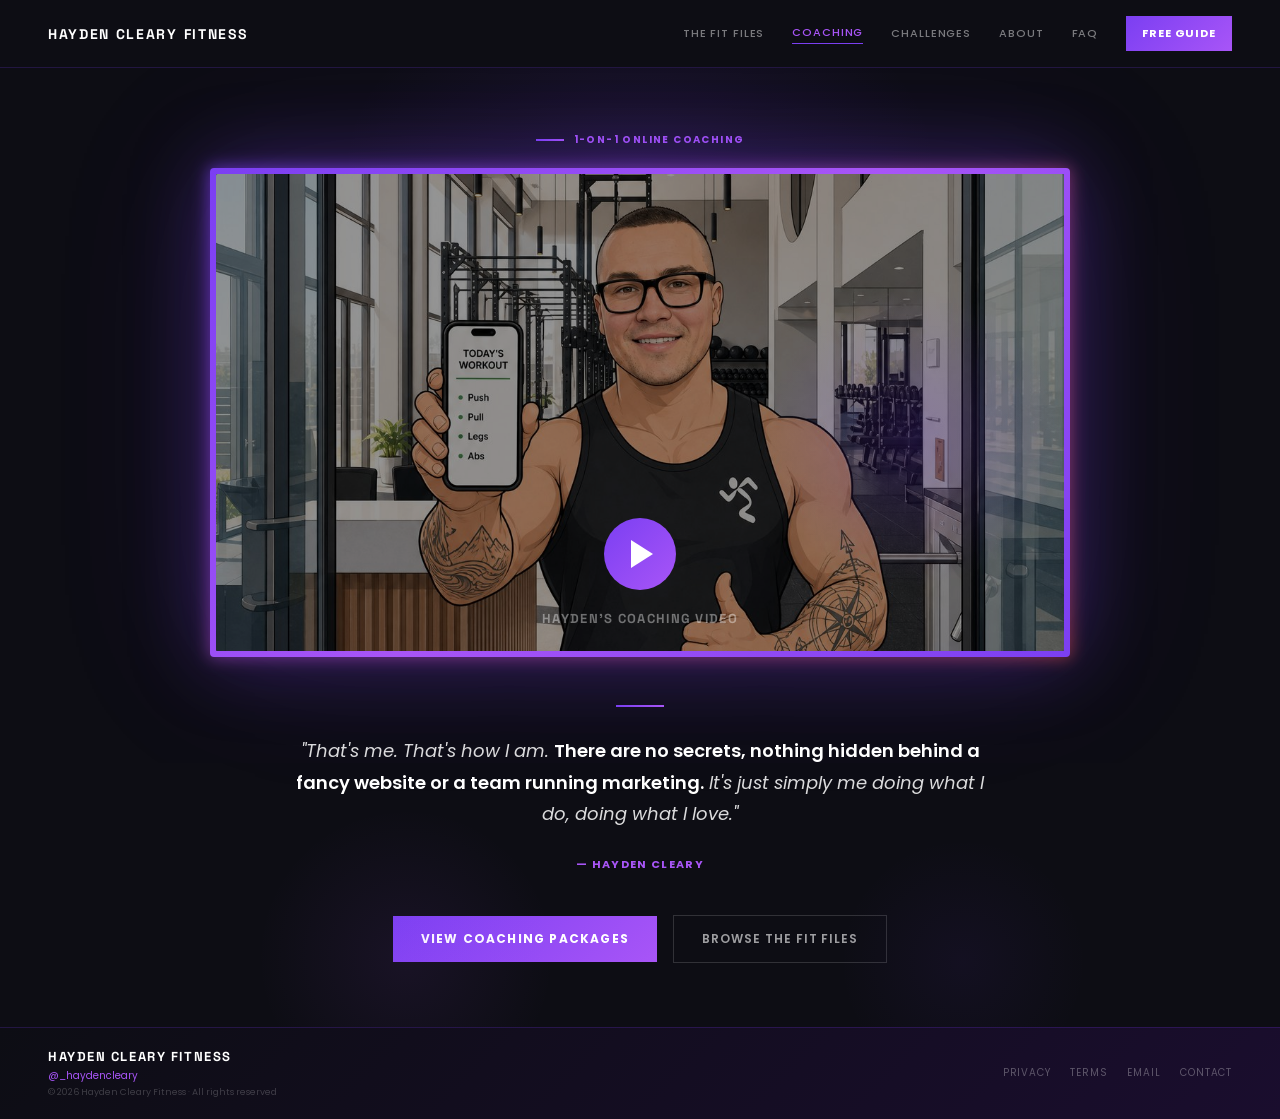
<file: hcf_coaching_video.html>
<!DOCTYPE html>
<html lang="en">
<head>
<meta charset="UTF-8">
<meta name="viewport" content="width=device-width, initial-scale=1.0">
<title>Coaching — Hayden Cleary Fitness</title>
<link rel="preconnect" href="https://fonts.googleapis.com">
<link rel="preconnect" href="https://fonts.gstatic.com" crossorigin>
<link href="https://fonts.googleapis.com/css2?family=Space+Grotesk:wght@700&family=Poppins:wght@400;500;600;700&display=swap" rel="stylesheet">
<style>
*{box-sizing:border-box;margin:0;padding:0}
html{-webkit-font-smoothing:antialiased;height:100%}
body{font-family:'Poppins',sans-serif;background:#0D0D14;color:#fff;min-height:100vh;display:flex;flex-direction:column}

/* NAV */
.nav{background:#0D0D14;padding:16px 48px;display:flex;justify-content:space-between;align-items:center;border-bottom:1px solid rgba(123,63,242,.2);position:sticky;top:0;z-index:100;flex-shrink:0}
.nav-brand{font-family:'Space Grotesk',sans-serif;font-weight:700;font-size:14px;letter-spacing:.12em;text-transform:uppercase;color:#fff;text-decoration:none;transition:opacity .2s}
.nav-brand:hover{opacity:.75}
.nav-links{display:flex;gap:28px;align-items:center}
.nav-link{font-size:11px;color:rgba(255,255,255,.45);text-transform:uppercase;letter-spacing:.08em;font-weight:500;text-decoration:none;transition:color .2s}
.nav-link:hover{color:rgba(255,255,255,.9)}
.nav-link.active{color:#A855F7;border-bottom:1px solid #7B3FF2;padding-bottom:2px}
.nav-cta{font-size:11px;font-weight:700;color:#fff;text-transform:uppercase;letter-spacing:.08em;background:linear-gradient(135deg,#7B3FF2,#A855F7);padding:9px 16px;text-decoration:none;transition:opacity .2s}
.nav-cta:hover{opacity:.85}

/* MAIN */
main{flex:1;display:flex;flex-direction:column;align-items:center;justify-content:center;padding:64px 48px;position:relative;overflow:hidden}

/* Background glows */
.bg-glow-1{position:absolute;top:-100px;left:50%;transform:translateX(-50%);width:600px;height:400px;background:radial-gradient(ellipse,rgba(123,63,242,.12) 0%,transparent 70%);pointer-events:none}
.bg-glow-2{position:absolute;bottom:-80px;left:20%;width:300px;height:300px;background:radial-gradient(circle,rgba(168,85,247,.08) 0%,transparent 70%);pointer-events:none}
.bg-glow-3{position:absolute;bottom:-60px;right:15%;width:250px;height:250px;background:radial-gradient(circle,rgba(123,63,242,.06) 0%,transparent 70%);pointer-events:none}

/* EYEBROW */
.eyebrow{display:flex;align-items:center;gap:10px;margin-bottom:20px}
.eyebrow-rule{width:28px;height:2px;background:linear-gradient(90deg,#7B3FF2,#A855F7);flex-shrink:0}
.eyebrow-text{font-size:10px;font-weight:700;letter-spacing:.14em;text-transform:uppercase;color:#A855F7}

/* VIDEO CONTAINER */
.video-shell{position:relative;width:100%;max-width:860px;border-radius:4px;padding:6px;background:linear-gradient(135deg,#7B3FF2,#A855F7,#7B3FF2);box-shadow:0 0 80px rgba(123,63,242,.35),0 0 160px rgba(123,63,242,.15);margin-bottom:48px}
.video-shell::before{content:'';position:absolute;inset:-2px;border-radius:6px;background:linear-gradient(135deg,#7B3FF2,#CF4530,#A855F7,#7B3FF2);background-size:300% 300%;animation:gradshift 6s ease infinite;z-index:-1;filter:blur(8px);opacity:.6}
@keyframes gradshift{
  0%{background-position:0% 50%}
  50%{background-position:100% 50%}
  100%{background-position:0% 50%}
}
.video-inner{background:#0D0D14;border-radius:2px;overflow:hidden;position:relative;aspect-ratio:16/9;width:100%}
.video-inner iframe,.video-inner video{width:100%;height:100%;display:block;border:none}

/* VIDEO PLACEHOLDER — shown until Hayden adds his video */
.video-placeholder{width:100%;height:100%;display:flex;flex-direction:column;align-items:center;justify-content:center;gap:20px;background:linear-gradient(135deg,#0D0D14,#1A0D2E);cursor:pointer;position:relative;overflow:hidden}
.placeholder-glow{position:absolute;top:50%;left:50%;transform:translate(-50%,-50%);width:300px;height:300px;background:radial-gradient(circle,rgba(123,63,242,.2),transparent 70%);pointer-events:none}
.play-btn{width:72px;height:72px;border-radius:50%;background:linear-gradient(135deg,#7B3FF2,#A855F7);display:flex;align-items:center;justify-content:center;transition:transform .2s,box-shadow .2s;flex-shrink:0}
.video-placeholder:hover .play-btn{transform:scale(1.08);box-shadow:0 0 32px rgba(123,63,242,.5)}
.play-icon{width:0;height:0;border-top:14px solid transparent;border-bottom:14px solid transparent;border-left:22px solid #fff;margin-left:4px}
.placeholder-label{font-family:'Space Grotesk',sans-serif;font-size:13px;font-weight:700;letter-spacing:.1em;text-transform:uppercase;color:rgba(255,255,255,.4)}

/* HOW TO EMBED NOTE — shown in placeholder only */
.embed-note{font-size:11px;color:rgba(255,255,255,.2);letter-spacing:.04em;text-align:center;max-width:280px;line-height:1.6}

/* QUOTE SECTION */
.quote-wrap{max-width:720px;width:100%;text-align:center;position:relative;z-index:1}
.quote-rule{width:48px;height:2px;background:linear-gradient(90deg,#7B3FF2,#A855F7);margin:0 auto 28px}
.quote-text{font-family:'Poppins',sans-serif;font-size:18px;font-weight:400;line-height:1.75;color:rgba(255,255,255,.85);font-style:italic;margin-bottom:20px}
.quote-text strong{color:#fff;font-weight:600;font-style:normal}
.quote-attr{font-size:11px;font-weight:700;letter-spacing:.12em;text-transform:uppercase;color:#A855F7}

/* CTA ROW */
.cta-row{display:flex;gap:16px;align-items:center;justify-content:center;margin-top:40px;flex-wrap:wrap}
.btn-primary{background:linear-gradient(135deg,#7B3FF2,#A855F7);color:#fff;font-size:12px;font-weight:700;letter-spacing:.1em;text-transform:uppercase;padding:14px 28px;border:none;cursor:pointer;border-radius:0;text-decoration:none;transition:opacity .2s}
.btn-primary:hover{opacity:.85}
.btn-secondary{background:transparent;color:rgba(255,255,255,.6);font-size:12px;font-weight:600;letter-spacing:.08em;text-transform:uppercase;padding:14px 28px;border:1px solid rgba(255,255,255,.15);cursor:pointer;border-radius:0;text-decoration:none;transition:border-color .2s,color .2s}
.btn-secondary:hover{border-color:rgba(123,63,242,.5);color:#fff}

/* FOOTER */
.footer{background:linear-gradient(135deg,#0D0D14,#1A0D2E);border-top:1px solid rgba(123,63,242,.2);padding:20px 48px;display:flex;justify-content:space-between;align-items:center;flex-shrink:0}
.footer-brand{font-family:'Space Grotesk',sans-serif;font-size:13px;font-weight:700;letter-spacing:.12em;text-transform:uppercase;color:#fff;margin-bottom:3px}
.footer-handle{font-size:10px;color:#A855F7}
.footer-legal{font-size:9px;color:rgba(255,255,255,.2);margin-top:2px}
.footer-links{display:flex;gap:20px}
.footer-link{font-size:10px;color:rgba(255,255,255,.3);text-transform:uppercase;letter-spacing:.08em;text-decoration:none;transition:color .2s}
.footer-link:hover{color:rgba(255,255,255,.7)}

@media(max-width:768px){
  .nav{padding:14px 24px}.nav-links{gap:16px}
  main{padding:40px 24px}
  .quote-text{font-size:15px}
  .footer{flex-direction:column;gap:16px;padding:20px 24px;text-align:center}
  .footer-links{justify-content:center}
}
@media(prefers-reduced-motion:reduce){
  *{animation:none!important;transition:none!important}
}
</style>
<style>
  .video-placeholder{position:relative;overflow:hidden;}
  .video-poster{position:absolute;inset:0;width:100%;height:100%;object-fit:cover;object-position:center 30%;z-index:0;}
  .video-placeholder::after{content:"";position:absolute;inset:0;background:rgba(0,0,0,0.42);z-index:1;}
  .video-placeholder .placeholder-glow,
  .video-placeholder .play-btn,
  .video-placeholder .placeholder-label{position:relative;z-index:2;}
  .video-placeholder .embed-note{display:none;}
</style>
</head>
<body>

<nav class="nav">
  <a href="index.html" class="nav-brand">Hayden Cleary Fitness</a>
  <div class="nav-links">
    <a href="hcf_fit_files_v2.html" class="nav-link">The Fit Files</a>
    <a href="hcf_coaching_video.html" class="nav-link active">Coaching</a>
    <a href="challenges.html" class="nav-link">Challenges</a>
    <a href="about.html" class="nav-link">About</a>
    <a href="faq.html" class="nav-link">FAQ</a>
    <a href="hcf_lead_magnet_landing.html" class="nav-cta">Free Guide</a>
  </div>
</nav>

<main>
  <div class="bg-glow-1"></div>
  <div class="bg-glow-2"></div>
  <div class="bg-glow-3"></div>

  <div class="eyebrow">
    <span class="eyebrow-rule"></span>
    <span class="eyebrow-text">1-on-1 Online Coaching</span>
  </div>

  <!-- VIDEO SHELL WITH PURPLE GLOW BORDER -->
  <div class="video-shell">
    <div class="video-inner">
      <!-- LIVE VIDEO: youtu.be/e37PKnKWKVI — poster shows first, click loads the YouTube player -->
      <div class="video-placeholder" id="videoPlaceholder" onclick="playCoachingVideo()" role="button" tabindex="0" aria-label="Play Hayden's coaching video">
        <img class="video-poster" src="hayden-coaching-app.jpg" alt="Hayden Cleary holding a phone showing the day’s workout in a bright gym.">
        <div class="placeholder-glow"></div>
        <div class="play-btn"><div class="play-icon"></div></div>
        <div class="placeholder-label">Hayden's coaching video</div>
      </div>
      <script>
        function playCoachingVideo(){
          var shell = document.getElementById('videoPlaceholder').parentNode;
          shell.innerHTML = '<iframe src="https://www.youtube.com/embed/e37PKnKWKVI?autoplay=1&rel=0&modestbranding=1" title="Hayden Cleary coaching video" allow="accelerometer; autoplay; clipboard-write; encrypted-media; gyroscope; picture-in-picture" allowfullscreen></iframe>';
        }
        document.addEventListener('keydown', function(e){
          var p = document.getElementById('videoPlaceholder');
          if(p && document.activeElement === p && (e.key === 'Enter' || e.key === ' ')){ e.preventDefault(); playCoachingVideo(); }
        });
      </script>
    </div>
  </div>

  <!-- HAYDEN'S QUOTE -->
  <div class="quote-wrap">
    <div class="quote-rule"></div>
    <p class="quote-text">
      "That's me. That's how I am. <strong>There are no secrets, nothing hidden behind a fancy website or a team running marketing.</strong> It's just simply me doing what I do, doing what I love."
    </p>
    <span class="quote-attr">— Hayden Cleary</span>
  </div>

  <div class="cta-row">
    <a href="index.html" class="btn-primary">View coaching packages</a>
    <a href="hcf_fit_files_v2.html" class="btn-secondary">Browse The Fit Files</a>
  </div>

</main>

<footer class="footer">
  <div>
    <div class="footer-brand">Hayden Cleary Fitness</div>
    <div class="footer-handle">@_haydencleary</div>
    <div class="footer-legal">© 2026 Hayden Cleary Fitness · All rights reserved</div>
  </div>
  <div class="footer-links">
    <a href="privacy.html" class="footer-link">Privacy</a>
    <a href="terms.html" class="footer-link">Terms</a>
    <a href="mailto:haydenclearyfit@gmail.com" class="footer-link">Email</a>
    <a href="https://www.instagram.com/_haydencleary" class="footer-link" target="_blank" rel="noopener">Contact</a>
  </div>
</footer>

</body>
</html>
</file>
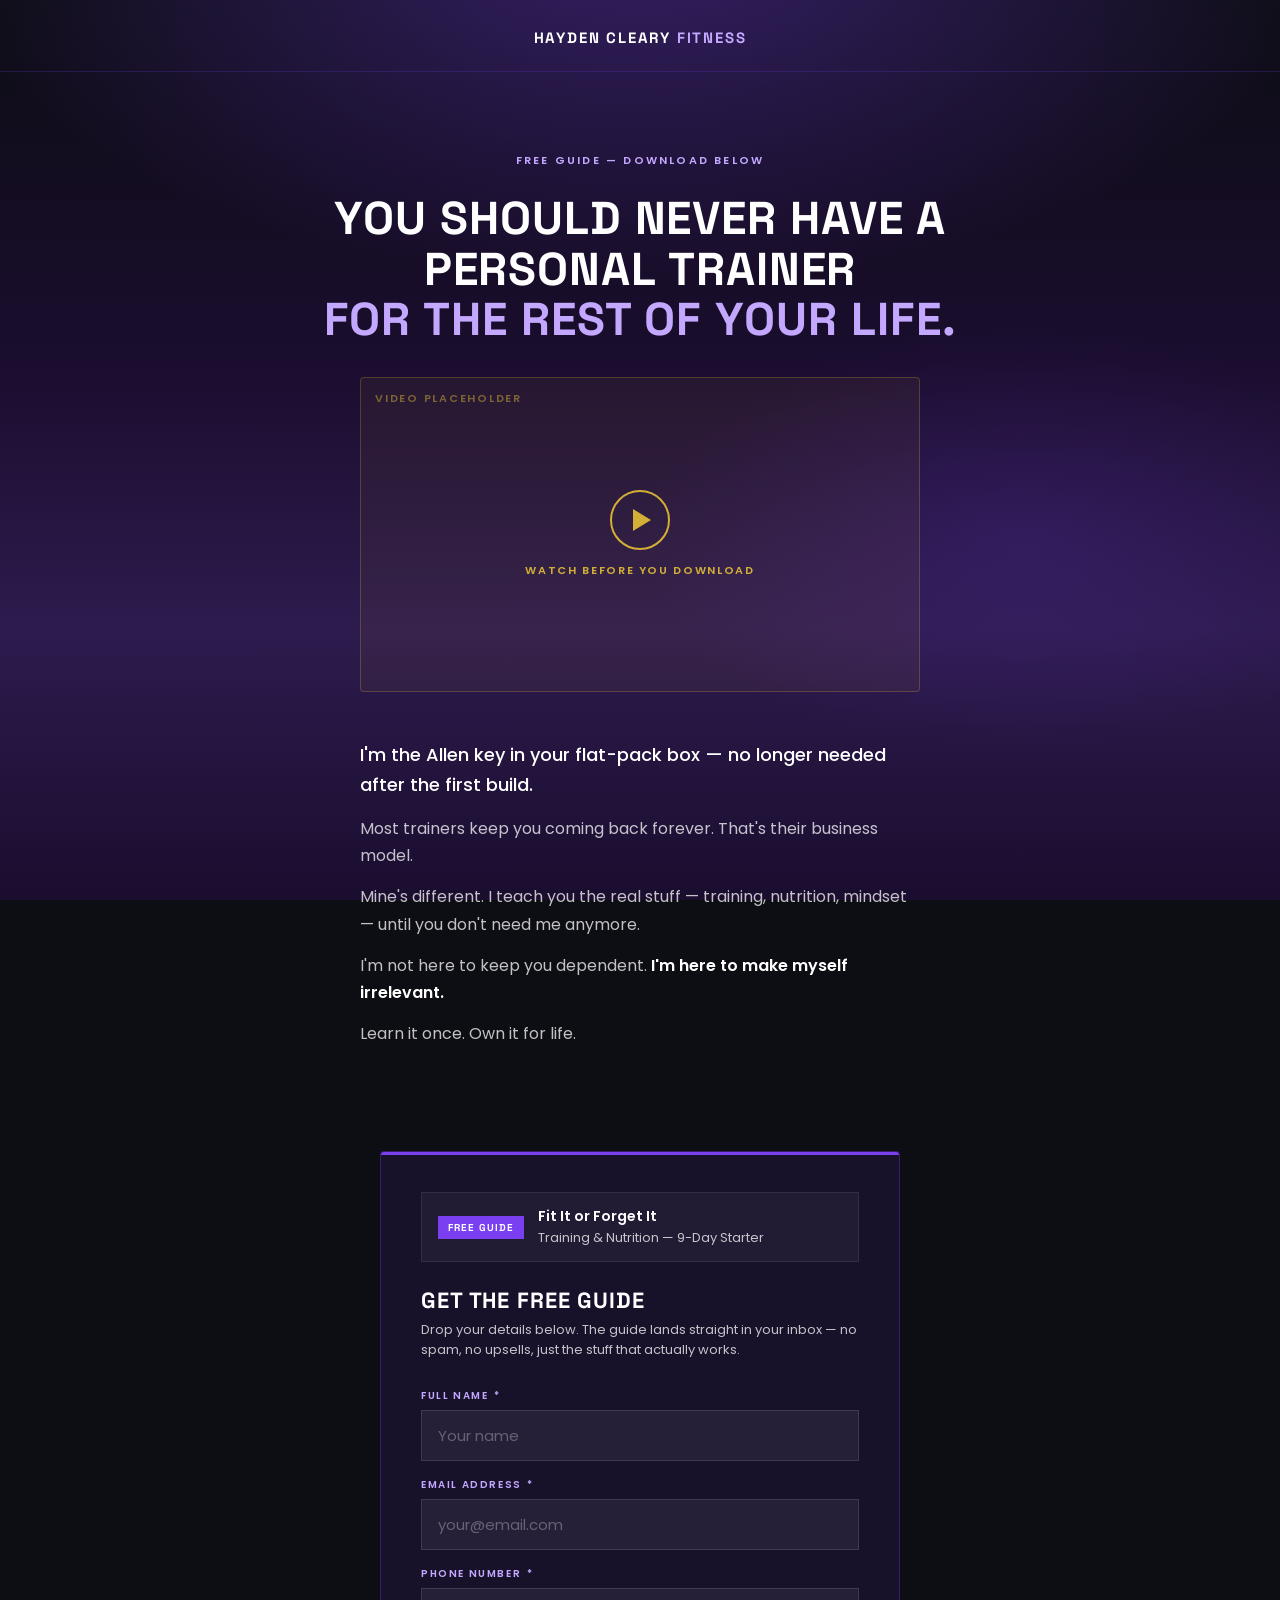
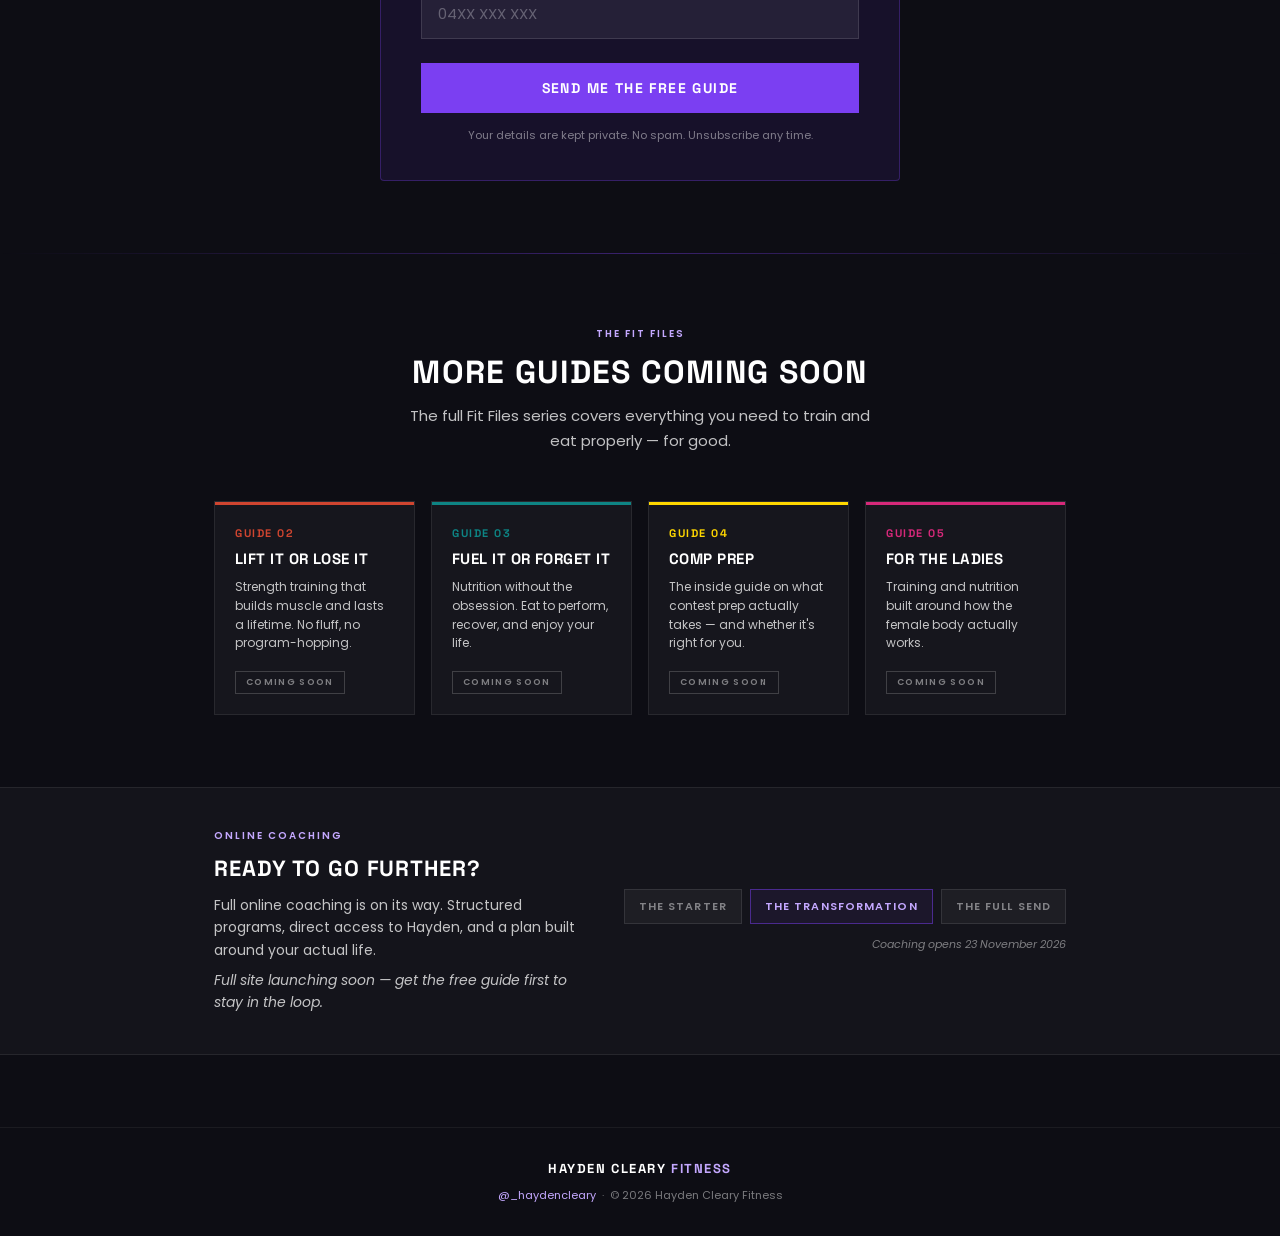
<file: hcf_lead_magnet_landing_1.html>
<!DOCTYPE html>
<html lang="en">
<head>
<meta charset="UTF-8">
<meta name="viewport" content="width=device-width, initial-scale=1.0">
<title>Hayden Cleary Fitness — Free Guide</title>
<link href="https://fonts.googleapis.com/css2?family=Space+Grotesk:wght@500;700&family=Poppins:wght@400;500;600&display=swap" rel="stylesheet">
<style>
  *, *::before, *::after { box-sizing: border-box; margin: 0; padding: 0; }

  :root {
    --purple: #7B3FF2;
    --purple-glow: rgba(123,63,242,0.35);
    --purple-mid: #9B6AF7;
    --purple-light: #C4A8FF;
    --bg-deep: #0D0D14;
    --bg-mid: #1A0D2E;
    --bg-surface: #2D1B4E;
    --bg-card: rgba(255,255,255,0.04);
    --border-subtle: rgba(123,63,242,0.2);
    --border-card: rgba(255,255,255,0.08);
    --white: #FFFFFF;
    --stone: #EFEFEC;
    --text-body: rgba(255,255,255,0.75);
    --text-muted: rgba(255,255,255,0.45);
    --gold: #D4AF37;
    --coral: #CF4530;
    --teal: #0E8484;
    --yellow: #FFD700;
    --pink: #D6297A;
  }

  html { scroll-behavior: smooth; }

  body {
    font-family: 'Poppins', sans-serif;
    background: var(--bg-deep);
    color: var(--white);
    min-height: 100vh;
    overflow-x: hidden;
  }

  /* ===== BACKGROUND GRADIENT ===== */
  body::before {
    content: '';
    position: fixed;
    inset: 0;
    background:
      radial-gradient(ellipse 80% 60% at 50% -10%, rgba(123,63,242,0.4) 0%, transparent 70%),
      radial-gradient(ellipse 50% 40% at 80% 60%, rgba(123,63,242,0.15) 0%, transparent 60%),
      linear-gradient(180deg, #0D0D14 0%, #1A0D2E 40%, #2D1B4E 70%, #1A0D2E 100%);
    z-index: 0;
    pointer-events: none;
  }

  /* ===== LAYOUT ===== */
  .page { position: relative; z-index: 1; }
  .container { max-width: 720px; margin: 0 auto; padding: 0 24px; }
  .container--wide { max-width: 900px; margin: 0 auto; padding: 0 24px; }

  /* ===== HEADER / NAV ===== */
  header {
    padding: 28px 0 24px;
    border-bottom: 1px solid var(--border-subtle);
  }
  .logo {
    font-family: 'Space Grotesk', sans-serif;
    font-weight: 700;
    font-size: 15px;
    letter-spacing: 0.12em;
    text-transform: uppercase;
    color: var(--white);
    text-decoration: none;
    display: block;
    text-align: center;
  }
  .logo span {
    color: var(--purple-light);
  }

  /* ===== HERO ===== */
  .hero {
    padding: 80px 0 64px;
    text-align: center;
  }
  .hero-eyebrow {
    font-size: 11px;
    font-weight: 600;
    letter-spacing: 0.2em;
    text-transform: uppercase;
    color: var(--purple-light);
    margin-bottom: 24px;
    display: block;
  }
  .hero-catchphrase {
    font-family: 'Space Grotesk', sans-serif;
    font-weight: 700;
    font-size: clamp(30px, 5vw, 46px);
    line-height: 1.1;
    text-transform: uppercase;
    letter-spacing: 0.02em;
    color: var(--white);
    margin-bottom: 32px;
    max-width: 680px;
    margin-left: auto;
    margin-right: auto;
  }
  .hero-catchphrase em {
    font-style: normal;
    color: var(--purple-light);
  }

  /* HERO COPY */
  .hero-copy {
    max-width: 560px;
    margin: 0 auto 40px;
    text-align: left;
  }
  .hero-copy p {
    font-size: 16px;
    line-height: 1.7;
    color: var(--text-body);
    margin-bottom: 14px;
  }
  .hero-copy p:last-child { margin-bottom: 0; }
  .hero-copy-lead {
    font-size: 18px !important;
    color: var(--white) !important;
    font-weight: 500;
  }
  .hero-copy strong {
    color: var(--white);
    font-weight: 600;
  }

  /* VIDEO BLOCK */
  .video-block {
    margin: 0 auto 48px;
    max-width: 560px;
  }
  .video-placeholder {
    background: rgba(212,175,55,0.06);
    border: 1px solid rgba(212,175,55,0.25);
    border-radius: 4px;
    aspect-ratio: 16/9;
    display: flex;
    flex-direction: column;
    align-items: center;
    justify-content: center;
    gap: 12px;
    position: relative;
  }
  .play-icon {
    width: 60px;
    height: 60px;
    border: 2px solid var(--gold);
    border-radius: 50%;
    display: flex;
    align-items: center;
    justify-content: center;
  }
  .play-icon::after {
    content: '';
    display: block;
    width: 0;
    height: 0;
    border-top: 11px solid transparent;
    border-bottom: 11px solid transparent;
    border-left: 18px solid var(--gold);
    margin-left: 4px;
  }
  .video-label {
    font-size: 11px;
    font-weight: 600;
    letter-spacing: 0.15em;
    text-transform: uppercase;
    color: var(--gold);
  }
  .video-note {
    font-size: 11px;
    font-weight: 600;
    letter-spacing: 0.16em;
    text-transform: uppercase;
    color: rgba(212,175,55,0.5);
    position: absolute;
    top: 12px;
    left: 14px;
  }

  /* ===== FORM SECTION ===== */
  .form-section {
    padding: 0 0 72px;
  }
  .form-card {
    background: rgba(123,63,242,0.1);
    border: 1px solid rgba(123,63,242,0.3);
    border-radius: 4px;
    padding: 40px 40px 36px;
    max-width: 520px;
    margin: 0 auto;
    position: relative;
    overflow: hidden;
  }
  .form-card::before {
    content: '';
    position: absolute;
    top: 0;
    left: 0;
    right: 0;
    height: 3px;
    background: var(--purple);
  }
  .form-heading {
    font-family: 'Space Grotesk', sans-serif;
    font-weight: 700;
    font-size: 22px;
    text-transform: uppercase;
    letter-spacing: 0.04em;
    margin-bottom: 6px;
    color: var(--white);
  }
  .form-sub {
    font-size: 13px;
    color: var(--text-body);
    margin-bottom: 28px;
    line-height: 1.55;
  }
  .form-field {
    margin-bottom: 16px;
  }
  .form-field label {
    display: block;
    font-size: 10px;
    font-weight: 600;
    letter-spacing: 0.16em;
    text-transform: uppercase;
    color: var(--purple-light);
    margin-bottom: 6px;
  }
  .required { color: var(--purple-light); margin-left: 2px; }
  .form-field input {
    width: 100%;
    background: rgba(255,255,255,0.06);
    border: 1px solid rgba(255,255,255,0.12);
    border-radius: 0;
    padding: 13px 16px;
    font-family: 'Poppins', sans-serif;
    font-size: 15px;
    color: var(--white);
    outline: none;
    transition: border-color 0.2s;
  }
  .form-field input::placeholder { color: rgba(255,255,255,0.3); }
  .form-field input:focus { border-color: var(--purple); background: rgba(123,63,242,0.1); }
  .form-submit {
    width: 100%;
    background: var(--purple);
    color: var(--white);
    border: none;
    padding: 16px;
    font-family: 'Space Grotesk', sans-serif;
    font-weight: 700;
    font-size: 14px;
    letter-spacing: 0.1em;
    text-transform: uppercase;
    cursor: pointer;
    margin-top: 8px;
    transition: background 0.2s;
    border-radius: 0;
  }
  .form-submit:hover { background: #6B30E0; }
  .form-privacy {
    font-size: 11px;
    color: var(--text-muted);
    margin-top: 14px;
    text-align: center;
    line-height: 1.5;
  }
  .guide-preview {
    display: flex;
    align-items: center;
    gap: 14px;
    background: rgba(255,255,255,0.04);
    border: 1px solid rgba(255,255,255,0.08);
    border-radius: 0;
    padding: 14px 16px;
    margin-bottom: 24px;
  }
  .guide-badge {
    background: var(--purple);
    color: var(--white);
    font-family: 'Space Grotesk', sans-serif;
    font-weight: 700;
    font-size: 10px;
    letter-spacing: 0.1em;
    text-transform: uppercase;
    padding: 5px 10px;
    white-space: nowrap;
    flex-shrink: 0;
  }
  .guide-preview-text {
    font-size: 13px;
    color: var(--text-body);
    line-height: 1.4;
  }
  .guide-preview-text strong {
    display: block;
    color: var(--white);
    font-weight: 600;
    font-size: 14px;
    margin-bottom: 2px;
  }

  /* ===== SECTION DIVIDER ===== */
  .section-divider {
    height: 1px;
    background: linear-gradient(90deg, transparent, rgba(123,63,242,0.4), transparent);
    margin: 0 0 72px;
  }

  /* ===== COMING SOON GUIDES ===== */
  .coming-soon-section { padding-bottom: 72px; }
  .section-eyebrow {
    font-size: 10px;
    font-weight: 600;
    letter-spacing: 0.2em;
    text-transform: uppercase;
    color: var(--purple-light);
    margin-bottom: 10px;
    display: block;
    text-align: center;
  }
  .section-heading {
    font-family: 'Space Grotesk', sans-serif;
    font-weight: 700;
    font-size: clamp(22px, 3.5vw, 32px);
    text-transform: uppercase;
    letter-spacing: 0.04em;
    text-align: center;
    margin-bottom: 12px;
  }
  .section-body {
    font-size: 15px;
    color: var(--text-body);
    text-align: center;
    max-width: 480px;
    margin: 0 auto 48px;
    line-height: 1.65;
  }

  .guides-grid {
    display: grid;
    grid-template-columns: repeat(auto-fit, minmax(200px, 1fr));
    gap: 16px;
  }
  .guide-card {
    background: var(--bg-card);
    border: 1px solid var(--border-card);
    border-radius: 0;
    padding: 24px 20px 20px;
    position: relative;
    overflow: hidden;
  }
  .guide-card::before {
    content: '';
    position: absolute;
    top: 0;
    left: 0;
    right: 0;
    height: 3px;
  }
  .guide-card--02::before { background: var(--coral); }
  .guide-card--03::before { background: var(--teal); }
  .guide-card--04::before { background: var(--yellow); }
  .guide-card--05::before { background: var(--pink); }

  .guide-card-number {
    font-family: 'Space Grotesk', sans-serif;
    font-weight: 700;
    font-size: 11px;
    letter-spacing: 0.14em;
    text-transform: uppercase;
    margin-bottom: 10px;
    display: block;
  }
  .guide-card--02 .guide-card-number { color: var(--coral); }
  .guide-card--03 .guide-card-number { color: var(--teal); }
  .guide-card--04 .guide-card-number { color: var(--yellow); }
  .guide-card--05 .guide-card-number { color: var(--pink); }

  .guide-card-title {
    font-family: 'Space Grotesk', sans-serif;
    font-weight: 700;
    font-size: 15px;
    text-transform: uppercase;
    letter-spacing: 0.03em;
    line-height: 1.2;
    margin-bottom: 10px;
    color: var(--white);
  }
  .guide-card-desc {
    font-size: 12px;
    color: var(--text-body);
    line-height: 1.55;
    margin-bottom: 14px;
  }
  .coming-soon-pill {
    display: inline-block;
    font-size: 9px;
    font-weight: 600;
    letter-spacing: 0.15em;
    text-transform: uppercase;
    border: 1px solid rgba(255,255,255,0.18);
    color: rgba(255,255,255,0.45);
    padding: 4px 10px;
  }

  /* ===== COACHING STRIP ===== */
  .coaching-strip {
    background: rgba(255,255,255,0.03);
    border-top: 1px solid var(--border-card);
    border-bottom: 1px solid var(--border-card);
    padding: 40px 0;
    margin-bottom: 72px;
  }
  .coaching-strip-inner {
    display: flex;
    flex-wrap: wrap;
    align-items: center;
    justify-content: space-between;
    gap: 24px;
  }
  .coaching-strip-copy .section-eyebrow { text-align: left; }
  .coaching-strip-copy .section-heading { text-align: left; font-size: 22px; }
  .coaching-strip-copy p {
    font-size: 14px;
    color: var(--text-body);
    max-width: 380px;
    line-height: 1.6;
    margin-top: 8px;
  }
  .coaching-strip-tiers {
    display: flex;
    gap: 8px;
    flex-wrap: wrap;
  }
  .tier-chip {
    background: rgba(255,255,255,0.04);
    border: 1px solid rgba(255,255,255,0.1);
    padding: 8px 14px;
    font-size: 11px;
    font-weight: 600;
    letter-spacing: 0.1em;
    text-transform: uppercase;
    color: var(--text-muted);
  }
  .tier-chip--featured {
    border-color: rgba(123,63,242,0.5);
    color: var(--purple-light);
    background: rgba(123,63,242,0.08);
  }
  .coaching-coming-note {
    font-size: 11px;
    color: var(--text-muted);
    font-style: italic;
    margin-top: 8px;
  }

  /* ===== FOOTER ===== */
  footer {
    border-top: 1px solid rgba(255,255,255,0.06);
    padding: 32px 0;
    text-align: center;
  }
  footer .logo { margin-bottom: 10px; font-size: 13px; }
  footer p {
    font-size: 11px;
    color: var(--text-muted);
    line-height: 1.6;
  }
  footer a { color: var(--purple-light); text-decoration: none; }
  footer a:hover { text-decoration: underline; }

  /* ===== RESPONSIVE ===== */
  @media (max-width: 600px) {
    .form-card { padding: 28px 20px 24px; }
    .hero { padding: 56px 0 48px; }
    .coaching-strip-inner { flex-direction: column; align-items: flex-start; }
    .guides-grid { grid-template-columns: 1fr 1fr; }
  }
  @media (max-width: 400px) {
    .guides-grid { grid-template-columns: 1fr; }
  }
</style>
</head>
<body>
<div class="page">

  <!-- HEADER -->
  <header>
    <div class="container">
      <a href="#" class="logo">Hayden Cleary <span>Fitness</span></a>
    </div>
  </header>

  <!-- HERO -->
  <section class="hero">
    <div class="container">
      <span class="hero-eyebrow">Free Guide — Download Below</span>
      <h1 class="hero-catchphrase">
        You should never have a personal trainer<br>
        <em>for the rest of your life.</em>
      </h1>

      <!-- VIDEO SLOT -->
      <div class="video-block">
        <div class="video-placeholder">
          <span class="video-note">Video placeholder</span>
          <div class="play-icon"></div>
          <span class="video-label">Watch before you download</span>
        </div>
      </div>

      <!-- HERO COPY -->
      <div class="hero-copy">
        <p class="hero-copy-lead">I'm the Allen key in your flat-pack box — no longer needed after the first build.</p>
        <p>Most trainers keep you coming back forever. That's their business model.</p>
        <p>Mine's different. I teach you the real stuff — training, nutrition, mindset — until you don't need me anymore.</p>
        <p>I'm not here to keep you dependent. <strong>I'm here to make myself irrelevant.</strong></p>
        <p>Learn it once. Own it for life.</p>
      </div>
    </div>
  </section>

  <!-- FORM SECTION -->
  <section class="form-section">
    <div class="container">
      <div class="form-card">
        <div class="guide-preview">
          <div class="guide-badge">Free Guide</div>
          <div class="guide-preview-text">
            <strong>Fit It or Forget It</strong>
            Training &amp; Nutrition — 9-Day Starter
          </div>
        </div>
        <h2 class="form-heading">Get the free guide</h2>
        <p class="form-sub">Drop your details below. The guide lands straight in your inbox — no spam, no upsells, just the stuff that actually works.</p>

        <form>
          <div class="form-field">
            <label for="name">Full name <span class="required">*</span></label>
            <input type="text" id="name" name="name" placeholder="Your name" autocomplete="name" required>
          </div>
          <div class="form-field">
            <label for="email">Email address <span class="required">*</span></label>
            <input type="email" id="email" name="email" placeholder="your@email.com" autocomplete="email" required>
          </div>
          <div class="form-field">
            <label for="phone">Phone number <span class="required">*</span></label>
            <input type="tel" id="phone" name="phone" placeholder="04XX XXX XXX" autocomplete="tel" required>
          </div>
          <button type="submit" class="form-submit">Send me the free guide</button>
        </form>
        <p class="form-privacy">Your details are kept private. No spam. Unsubscribe any time.</p>
      </div>
    </div>
  </section>

  <div class="section-divider"></div>

  <!-- COMING SOON — GUIDES -->
  <section class="coming-soon-section">
    <div class="container--wide">
      <span class="section-eyebrow">The Fit Files</span>
      <h2 class="section-heading">More guides coming soon</h2>
      <p class="section-body">The full Fit Files series covers everything you need to train and eat properly — for good.</p>

      <div class="guides-grid">
        <div class="guide-card guide-card--02">
          <span class="guide-card-number">Guide 02</span>
          <div class="guide-card-title">Lift It or Lose It</div>
          <p class="guide-card-desc">Strength training that builds muscle and lasts a lifetime. No fluff, no program-hopping.</p>
          <span class="coming-soon-pill">Coming soon</span>
        </div>
        <div class="guide-card guide-card--03">
          <span class="guide-card-number">Guide 03</span>
          <div class="guide-card-title">Fuel It or Forget It</div>
          <p class="guide-card-desc">Nutrition without the obsession. Eat to perform, recover, and enjoy your life.</p>
          <span class="coming-soon-pill">Coming soon</span>
        </div>
        <div class="guide-card guide-card--04">
          <span class="guide-card-number">Guide 04</span>
          <div class="guide-card-title">Comp Prep</div>
          <p class="guide-card-desc">The inside guide on what contest prep actually takes — and whether it's right for you.</p>
          <span class="coming-soon-pill">Coming soon</span>
        </div>
        <div class="guide-card guide-card--05">
          <span class="guide-card-number">Guide 05</span>
          <div class="guide-card-title">For the Ladies</div>
          <p class="guide-card-desc">Training and nutrition built around how the female body actually works.</p>
          <span class="coming-soon-pill">Coming soon</span>
        </div>
      </div>
    </div>
  </section>

  <!-- COACHING STRIP -->
  <div class="coaching-strip">
    <div class="container--wide">
      <div class="coaching-strip-inner">
        <div class="coaching-strip-copy">
          <span class="section-eyebrow">Online Coaching</span>
          <h2 class="section-heading">Ready to go further?</h2>
          <p>Full online coaching is on its way. Structured programs, direct access to Hayden, and a plan built around your actual life.</p>
          <p class="coaching-coming-note">Full site launching soon — get the free guide first to stay in the loop.</p>
        </div>
        <div>
          <div class="coaching-strip-tiers">
            <div class="tier-chip">The Starter</div>
            <div class="tier-chip tier-chip--featured">The Transformation</div>
            <div class="tier-chip">The Full Send</div>
          </div>
          <p class="coaching-coming-note" style="margin-top:12px; text-align:right;">Coaching opens 23 November 2026</p>
        </div>
      </div>
    </div>
  </div>

  <!-- FOOTER -->
  <footer>
    <div class="container">
      <a href="#" class="logo">Hayden Cleary <span>Fitness</span></a>
      <p>
        <a href="https://instagram.com/_haydencleary" target="_blank" rel="noopener">@_haydencleary</a>
        &nbsp;·&nbsp;
        © 2026 Hayden Cleary Fitness
      </p>
    </div>
  </footer>

</div>
</body>
</html>
</file>
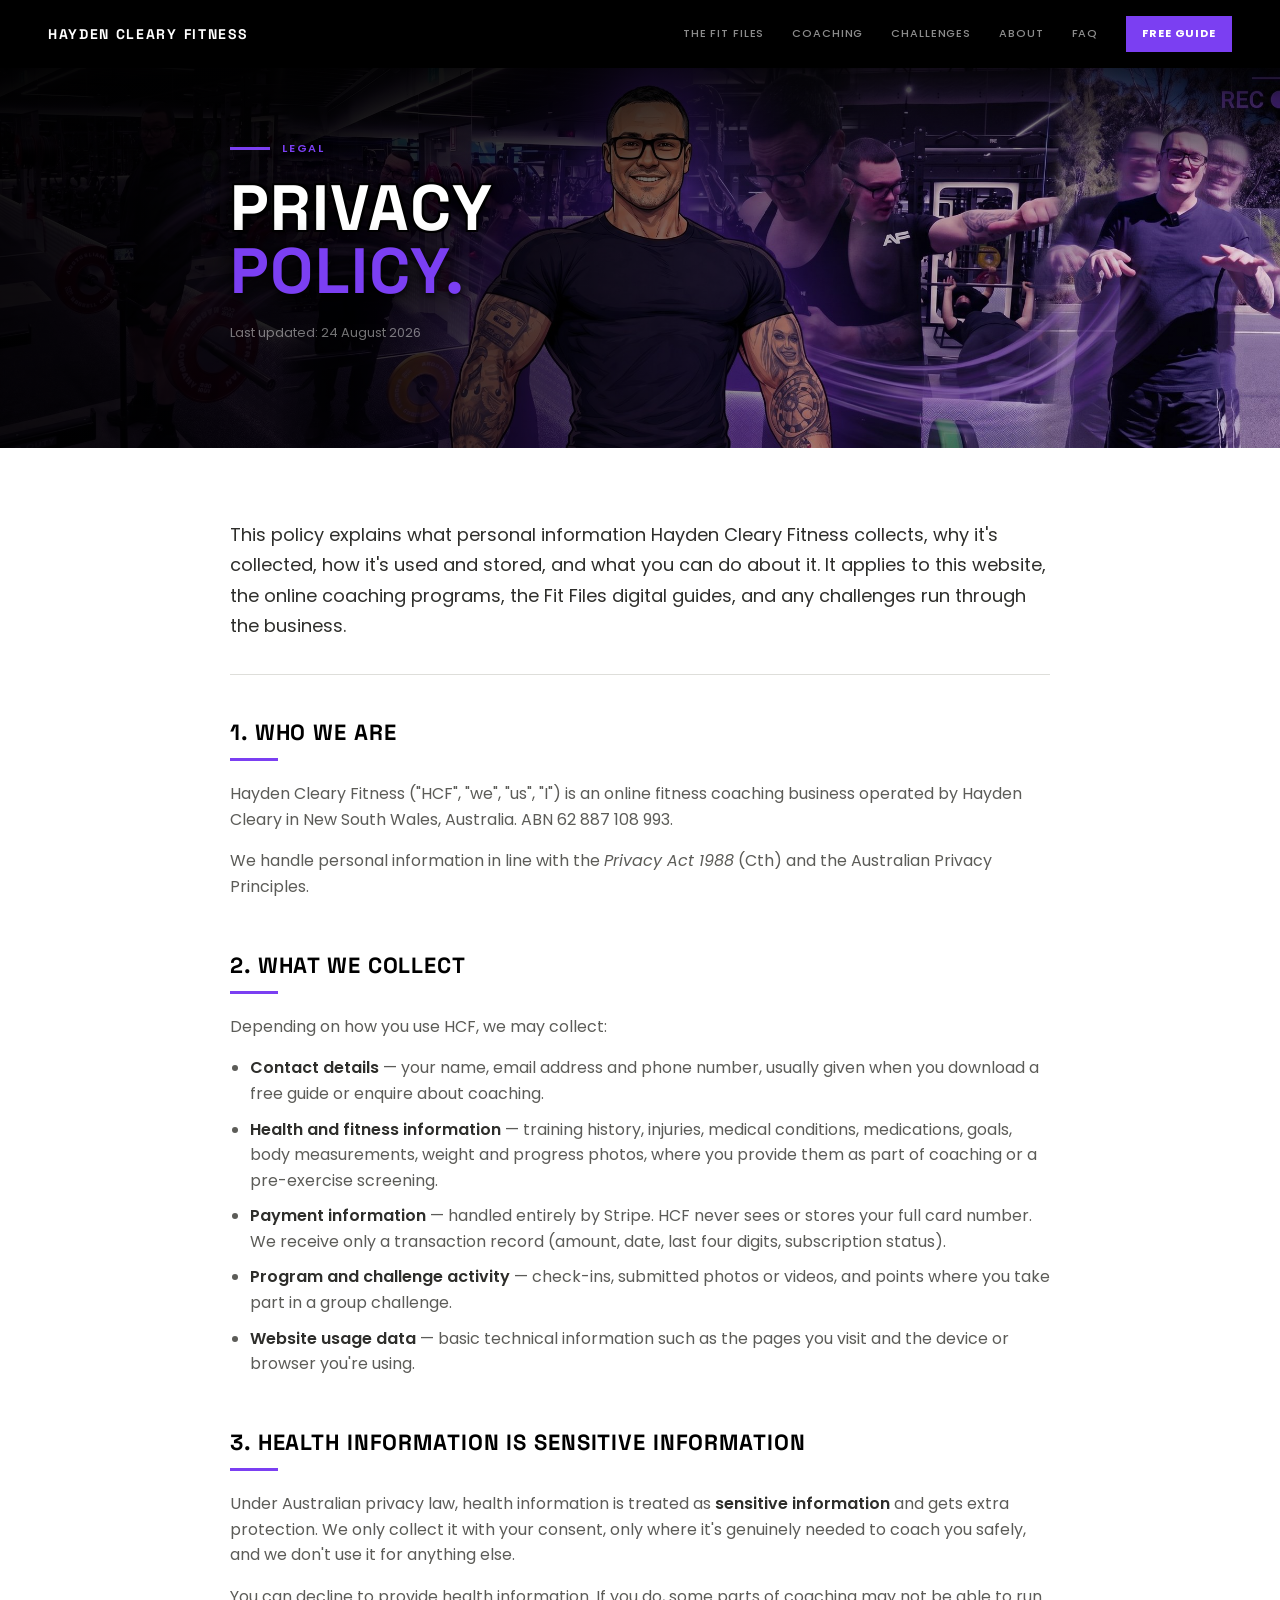
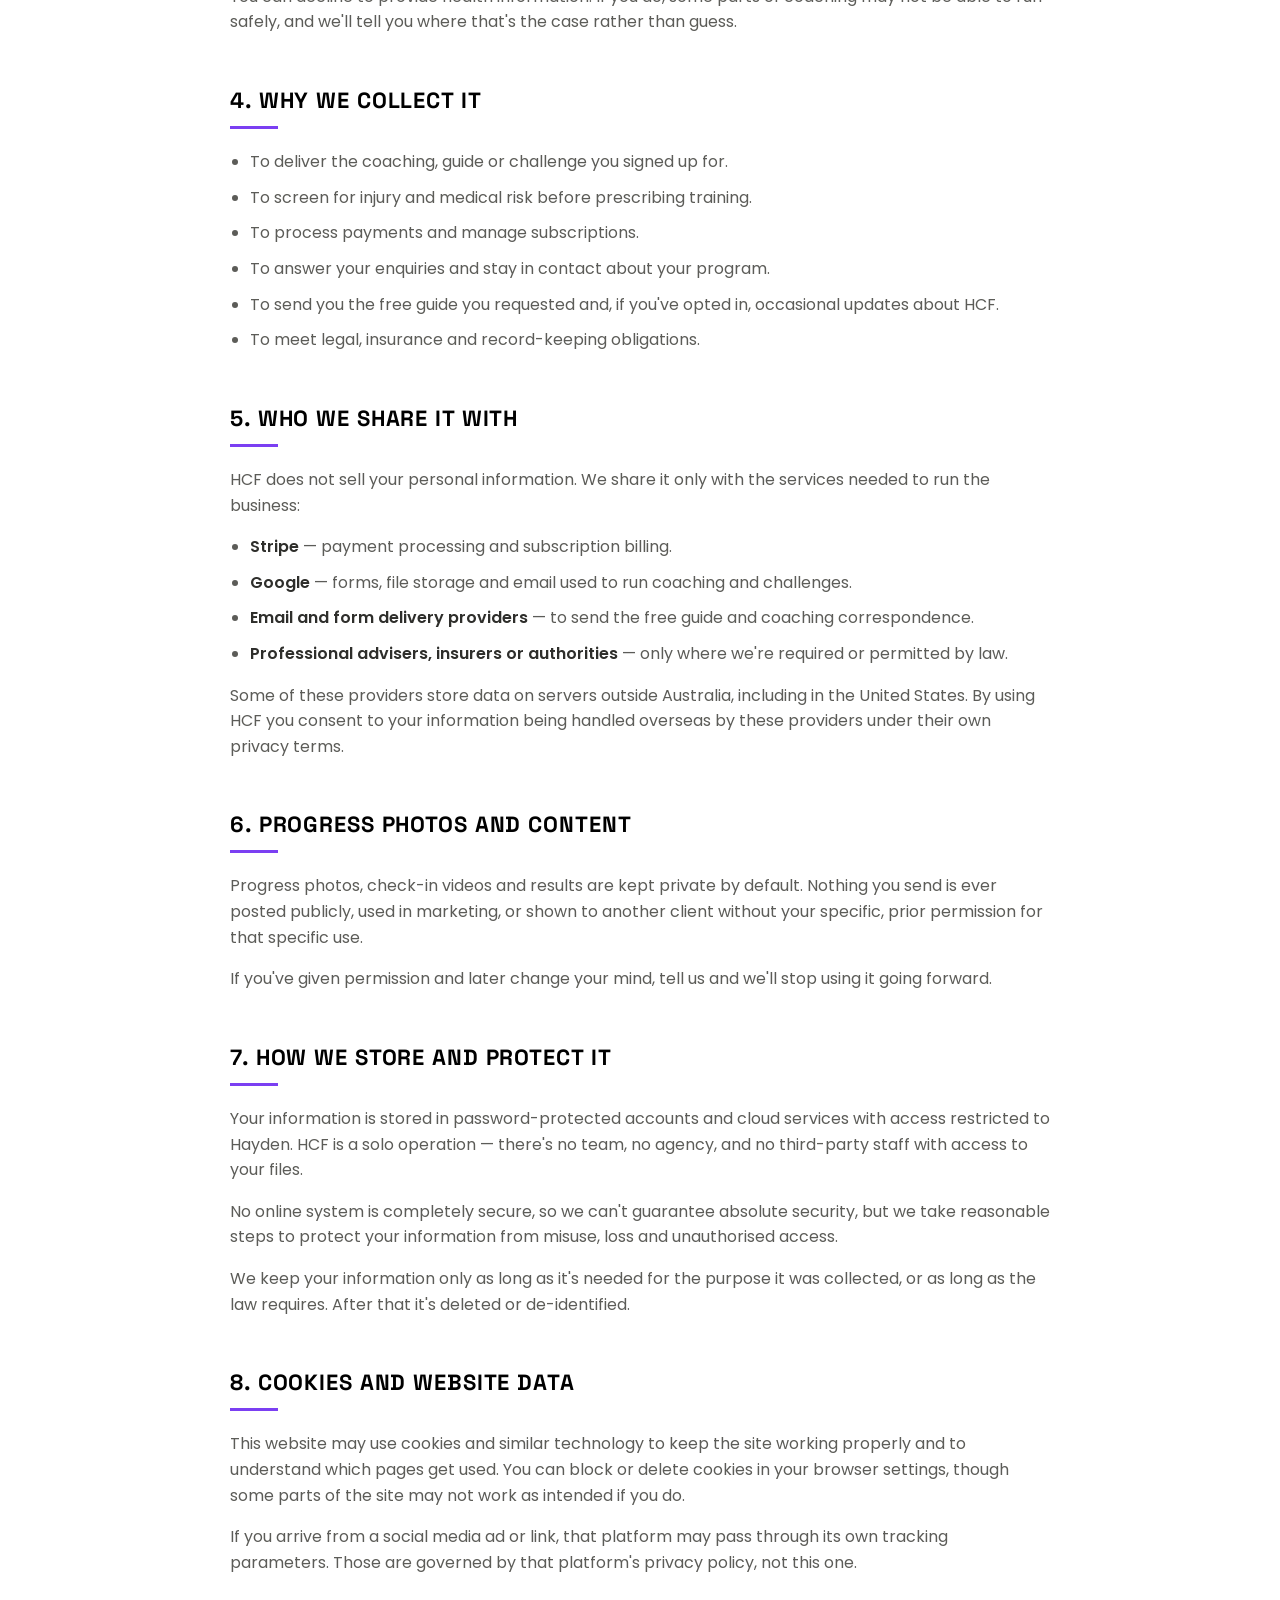
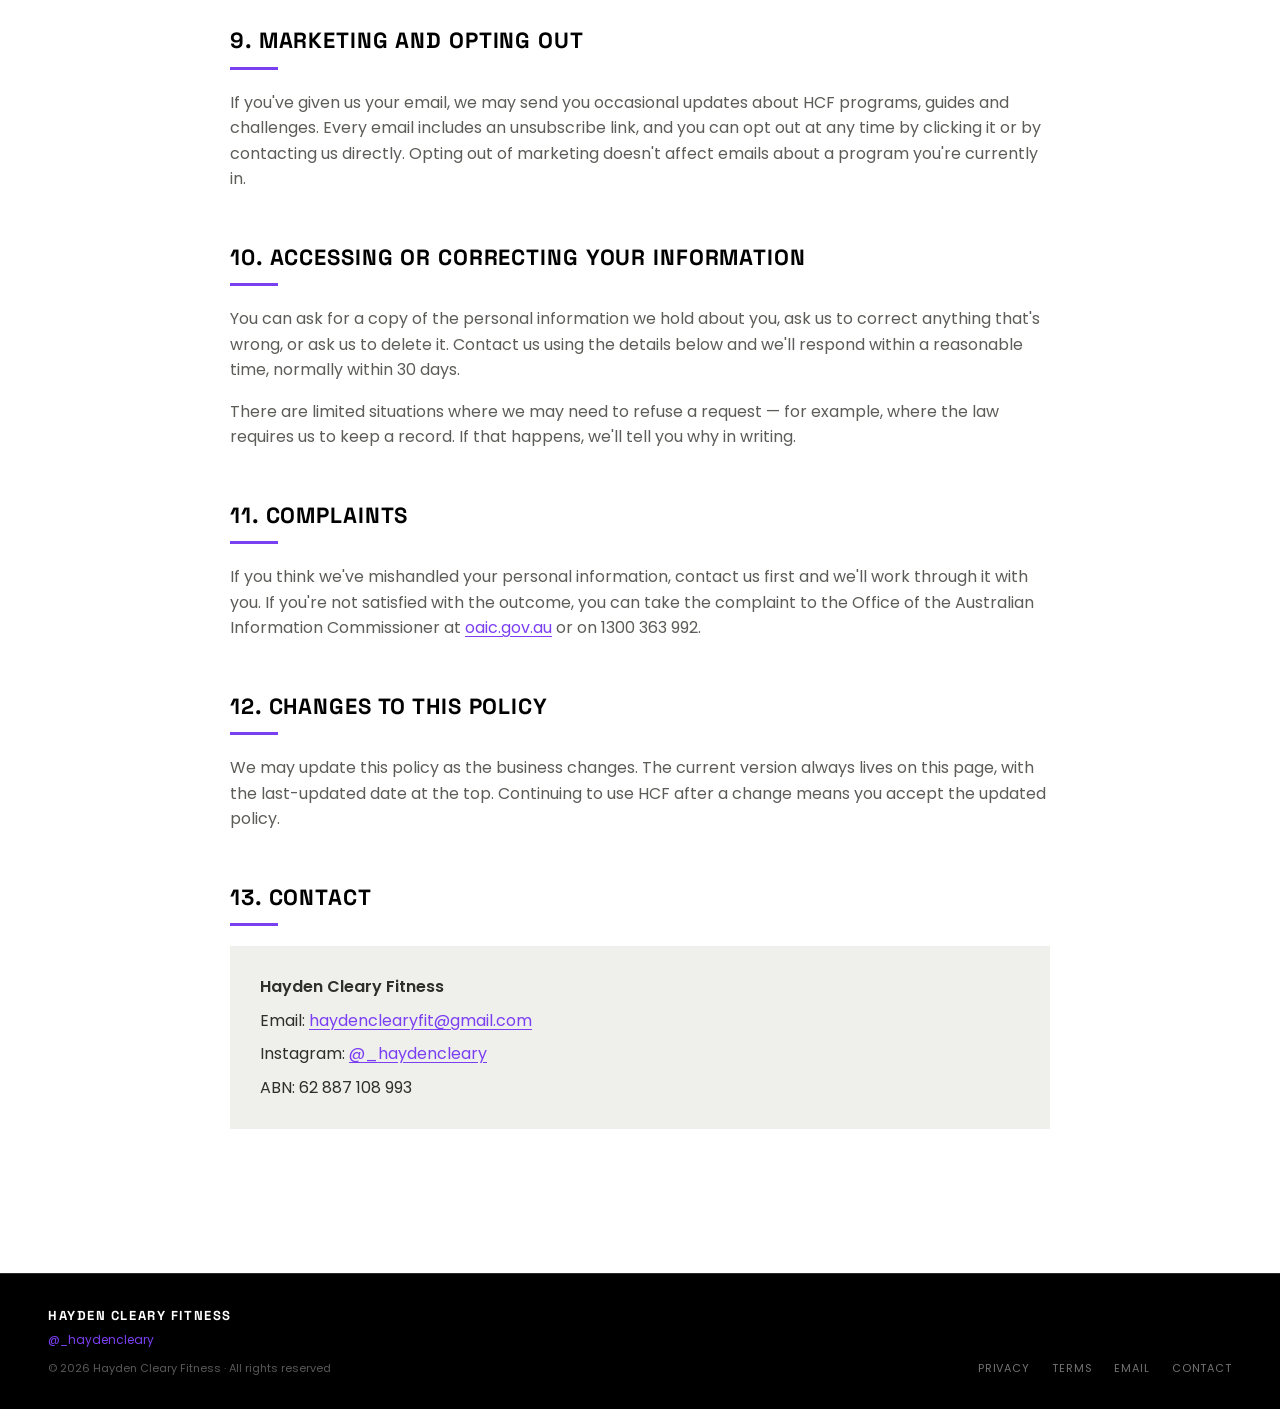
<file: privacy.html>
<!DOCTYPE html>
<html lang="en">
<head>
<meta charset="UTF-8">
<meta name="viewport" content="width=device-width, initial-scale=1.0">
<title>Privacy Policy — Hayden Cleary Fitness</title>
<link rel="preconnect" href="https://fonts.googleapis.com">
<link rel="preconnect" href="https://fonts.gstatic.com" crossorigin>
<link href="https://fonts.googleapis.com/css2?family=Space+Grotesk:wght@700&family=Poppins:wght@400;500;600;700&display=swap" rel="stylesheet">
<style>
/* =============================================
   RESET & BASE
   ============================================= */
*, *::before, *::after { box-sizing: border-box; margin: 0; padding: 0; }
html { -webkit-font-smoothing: antialiased; scroll-behavior: smooth; }
body {
  font-family: 'Poppins', sans-serif;
  font-size: 16px;
  line-height: 1.6;
  color: #2E2E2B;
  background: #fff;
  display: flex;
  flex-direction: column;
  min-height: 100vh;
}
a { text-decoration: none; }

/* =============================================
   NAV
   ============================================= */
.nav {
  background: #000;
  padding: 16px 48px;
  display: flex;
  justify-content: space-between;
  align-items: center;
  gap: 24px;
  flex-wrap: wrap;
}
.nav-brand {
  font-family: 'Space Grotesk', sans-serif;
  font-weight: 700;
  font-size: 14px;
  letter-spacing: .12em;
  text-transform: uppercase;
  color: #fff;
}
.nav-links { display: flex; gap: 28px; align-items: center; flex-wrap: wrap; }
.nav-link {
  font-size: 11px;
  color: rgba(255,255,255,.55);
  text-transform: uppercase;
  letter-spacing: .08em;
  font-weight: 500;
  transition: color .2s;
}
.nav-link:hover { color: rgba(255,255,255,.9); }
.nav-cta {
  font-size: 11px;
  font-weight: 700;
  color: #fff;
  text-transform: uppercase;
  letter-spacing: .08em;
  background: #7B3FF2;
  padding: 9px 16px;
  transition: background .2s;
}
.nav-cta:hover { background: #6830d4; }

/* =============================================
   LEGAL PAGE
   ============================================= */
.legal-hero {
  background: #000;
  padding: 72px 48px 64px;
}
.legal-hero-inner { max-width: 820px; margin: 0 auto; }
.eyebrow { display: flex; align-items: center; gap: 12px; margin-bottom: 20px; }
.eyebrow-rule { width: 40px; height: 3px; background: #7B3FF2; display: block; }
.eyebrow-text {
  font-size: 11px;
  font-weight: 600;
  letter-spacing: .16em;
  text-transform: uppercase;
  color: #7B3FF2;
}
.legal-title {
  font-family: 'Space Grotesk', sans-serif;
  font-size: 64px;
  font-weight: 700;
  letter-spacing: .02em;
  text-transform: uppercase;
  color: #fff;
  line-height: .98;
}
.legal-title span { color: #7B3FF2; }
.legal-meta {
  margin-top: 20px;
  font-size: 13px;
  color: rgba(255,255,255,.45);
}

main.legal { flex: 1; padding: 72px 48px 96px; }
.legal-inner { max-width: 820px; margin: 0 auto; }

.legal-intro {
  font-size: 18px;
  line-height: 1.7;
  color: #2E2E2B;
  padding-bottom: 32px;
  margin-bottom: 40px;
  border-bottom: 1px solid #DEDEDA;
}

.legal-section { margin-bottom: 48px; }
.legal-section h2 {
  font-family: 'Space Grotesk', sans-serif;
  font-size: 22px;
  font-weight: 700;
  letter-spacing: .04em;
  text-transform: uppercase;
  color: #000;
  margin-bottom: 8px;
}
.legal-section .sec-rule {
  width: 48px;
  height: 3px;
  background: #7B3FF2;
  margin-bottom: 20px;
}
.legal-section p { margin-bottom: 16px; color: #5C5C58; }
.legal-section p:last-child { margin-bottom: 0; }
.legal-section strong { color: #2E2E2B; font-weight: 600; }
.legal-section ul { margin: 0 0 16px 20px; }
.legal-section li { margin-bottom: 10px; color: #5C5C58; }
.legal-section a { color: #7B3FF2; text-decoration: underline; text-underline-offset: 3px; }

.legal-callout {
  background: #F4F0FE;
  border-left: 3px solid #7B3FF2;
  padding: 22px 26px;
  margin-bottom: 40px;
}
.legal-callout p { margin-bottom: 0; color: #2E2E2B; font-size: 15px; }

.contact-block {
  background: #EFEFEC;
  padding: 28px 30px;
  margin-top: 8px;
}
.contact-block p { margin-bottom: 8px; color: #2E2E2B; }
.contact-block p:last-child { margin-bottom: 0; }

/* =============================================
   FOOTER
   ============================================= */
.footer {
  background: #000;
  border-top: 1px solid #2A2A2A;
  padding: 32px 48px;
  display: flex;
  justify-content: space-between;
  align-items: flex-end;
  gap: 24px;
  flex-wrap: wrap;
}
.footer-brand {
  font-family: 'Space Grotesk', sans-serif;
  font-weight: 700;
  font-size: 13px;
  letter-spacing: .12em;
  text-transform: uppercase;
  color: #fff;
}
.footer-handle { font-size: 12px; color: #7B3FF2; margin-top: 4px; }
.footer-legal { font-size: 11px; color: rgba(255,255,255,.35); margin-top: 10px; }
.footer-links { display: flex; gap: 22px; }
.footer-link {
  font-size: 11px;
  color: rgba(255,255,255,.45);
  text-transform: uppercase;
  letter-spacing: .08em;
  transition: color .2s;
}
.footer-link:hover { color: #7B3FF2; }

/* =============================================
   RESPONSIVE
   ============================================= */
@media (max-width: 720px) {
  .nav { padding: 14px 20px; }
  .nav-links { gap: 16px; }
  .legal-hero { padding: 52px 20px 44px; }
  .legal-title { font-size: 40px; }
  main.legal { padding: 48px 20px 64px; }
  .footer { padding: 28px 20px; }
}

@media (prefers-reduced-motion: reduce) {
  * { transition-duration: .01ms !important; }
}
</style>
<link rel="stylesheet" href="hcf-banner-hero.css">
</head>
<body>

<!-- NAV -->
<nav class="nav">
  <a href="index.html" class="nav-brand">Hayden Cleary Fitness</a>
  <div class="nav-links">
    <a href="hcf_fit_files_v2.html" class="nav-link">The Fit Files</a>
    <a href="index.html" class="nav-link">Coaching</a>
    <a href="challenges.html" class="nav-link">Challenges</a>
    <a href="about.html" class="nav-link">About</a>
    <a href="faq.html" class="nav-link">FAQ</a>
    <a href="hcf_lead_magnet_landing.html" class="nav-cta">Free Guide</a>
  </div>
</nav>

<!-- HERO -->
<section class="legal-hero">
  <div class="legal-hero-inner">
    <div class="eyebrow">
      <span class="eyebrow-rule"></span>
      <span class="eyebrow-text">Legal</span>
    </div>
    <h1 class="legal-title">Privacy<br><span>Policy.</span></h1>
    <p class="legal-meta">Last updated: 24 August 2026</p>
  </div>
</section>

<!-- CONTENT -->
<main class="legal">
  <div class="legal-inner">

    <p class="legal-intro">This policy explains what personal information Hayden Cleary Fitness collects, why it's collected, how it's used and stored, and what you can do about it. It applies to this website, the online coaching programs, the Fit Files digital guides, and any challenges run through the business.</p>

    <div class="legal-section">
      <h2>1. Who we are</h2>
      <div class="sec-rule"></div>
      <p>Hayden Cleary Fitness ("HCF", "we", "us", "I") is an online fitness coaching business operated by Hayden Cleary in New South Wales, Australia. ABN 62 887 108 993.</p>
      <p>We handle personal information in line with the <em>Privacy Act 1988</em> (Cth) and the Australian Privacy Principles.</p>
    </div>

    <div class="legal-section">
      <h2>2. What we collect</h2>
      <div class="sec-rule"></div>
      <p>Depending on how you use HCF, we may collect:</p>
      <ul>
        <li><strong>Contact details</strong> — your name, email address and phone number, usually given when you download a free guide or enquire about coaching.</li>
        <li><strong>Health and fitness information</strong> — training history, injuries, medical conditions, medications, goals, body measurements, weight and progress photos, where you provide them as part of coaching or a pre-exercise screening.</li>
        <li><strong>Payment information</strong> — handled entirely by Stripe. HCF never sees or stores your full card number. We receive only a transaction record (amount, date, last four digits, subscription status).</li>
        <li><strong>Program and challenge activity</strong> — check-ins, submitted photos or videos, and points where you take part in a group challenge.</li>
        <li><strong>Website usage data</strong> — basic technical information such as the pages you visit and the device or browser you're using.</li>
      </ul>
    </div>

    <div class="legal-section">
      <h2>3. Health information is sensitive information</h2>
      <div class="sec-rule"></div>
      <p>Under Australian privacy law, health information is treated as <strong>sensitive information</strong> and gets extra protection. We only collect it with your consent, only where it's genuinely needed to coach you safely, and we don't use it for anything else.</p>
      <p>You can decline to provide health information. If you do, some parts of coaching may not be able to run safely, and we'll tell you where that's the case rather than guess.</p>
    </div>

    <div class="legal-section">
      <h2>4. Why we collect it</h2>
      <div class="sec-rule"></div>
      <ul>
        <li>To deliver the coaching, guide or challenge you signed up for.</li>
        <li>To screen for injury and medical risk before prescribing training.</li>
        <li>To process payments and manage subscriptions.</li>
        <li>To answer your enquiries and stay in contact about your program.</li>
        <li>To send you the free guide you requested and, if you've opted in, occasional updates about HCF.</li>
        <li>To meet legal, insurance and record-keeping obligations.</li>
      </ul>
    </div>

    <div class="legal-section">
      <h2>5. Who we share it with</h2>
      <div class="sec-rule"></div>
      <p>HCF does not sell your personal information. We share it only with the services needed to run the business:</p>
      <ul>
        <li><strong>Stripe</strong> — payment processing and subscription billing.</li>
        <li><strong>Google</strong> — forms, file storage and email used to run coaching and challenges.</li>
        <li><strong>Email and form delivery providers</strong> — to send the free guide and coaching correspondence.</li>
        <li><strong>Professional advisers, insurers or authorities</strong> — only where we're required or permitted by law.</li>
      </ul>
      <p>Some of these providers store data on servers outside Australia, including in the United States. By using HCF you consent to your information being handled overseas by these providers under their own privacy terms.</p>
    </div>

    <div class="legal-section">
      <h2>6. Progress photos and content</h2>
      <div class="sec-rule"></div>
      <p>Progress photos, check-in videos and results are kept private by default. Nothing you send is ever posted publicly, used in marketing, or shown to another client without your specific, prior permission for that specific use.</p>
      <p>If you've given permission and later change your mind, tell us and we'll stop using it going forward.</p>
    </div>

    <div class="legal-section">
      <h2>7. How we store and protect it</h2>
      <div class="sec-rule"></div>
      <p>Your information is stored in password-protected accounts and cloud services with access restricted to Hayden. HCF is a solo operation — there's no team, no agency, and no third-party staff with access to your files.</p>
      <p>No online system is completely secure, so we can't guarantee absolute security, but we take reasonable steps to protect your information from misuse, loss and unauthorised access.</p>
      <p>We keep your information only as long as it's needed for the purpose it was collected, or as long as the law requires. After that it's deleted or de-identified.</p>
    </div>

    <div class="legal-section">
      <h2>8. Cookies and website data</h2>
      <div class="sec-rule"></div>
      <p>This website may use cookies and similar technology to keep the site working properly and to understand which pages get used. You can block or delete cookies in your browser settings, though some parts of the site may not work as intended if you do.</p>
      <p>If you arrive from a social media ad or link, that platform may pass through its own tracking parameters. Those are governed by that platform's privacy policy, not this one.</p>
    </div>

    <div class="legal-section">
      <h2>9. Marketing and opting out</h2>
      <div class="sec-rule"></div>
      <p>If you've given us your email, we may send you occasional updates about HCF programs, guides and challenges. Every email includes an unsubscribe link, and you can opt out at any time by clicking it or by contacting us directly. Opting out of marketing doesn't affect emails about a program you're currently in.</p>
    </div>

    <div class="legal-section">
      <h2>10. Accessing or correcting your information</h2>
      <div class="sec-rule"></div>
      <p>You can ask for a copy of the personal information we hold about you, ask us to correct anything that's wrong, or ask us to delete it. Contact us using the details below and we'll respond within a reasonable time, normally within 30 days.</p>
      <p>There are limited situations where we may need to refuse a request — for example, where the law requires us to keep a record. If that happens, we'll tell you why in writing.</p>
    </div>

    <div class="legal-section">
      <h2>11. Complaints</h2>
      <div class="sec-rule"></div>
      <p>If you think we've mishandled your personal information, contact us first and we'll work through it with you. If you're not satisfied with the outcome, you can take the complaint to the Office of the Australian Information Commissioner at <a href="https://www.oaic.gov.au" target="_blank" rel="noopener">oaic.gov.au</a> or on 1300 363 992.</p>
    </div>

    <div class="legal-section">
      <h2>12. Changes to this policy</h2>
      <div class="sec-rule"></div>
      <p>We may update this policy as the business changes. The current version always lives on this page, with the last-updated date at the top. Continuing to use HCF after a change means you accept the updated policy.</p>
    </div>

    <div class="legal-section">
      <h2>13. Contact</h2>
      <div class="sec-rule"></div>
      <div class="contact-block">
        <p><strong>Hayden Cleary Fitness</strong></p>
        <p>Email: <a href="mailto:haydenclearyfit@gmail.com">haydenclearyfit@gmail.com</a></p>
        <p>Instagram: <a href="https://www.instagram.com/_haydencleary" target="_blank" rel="noopener">@_haydencleary</a></p>
        <p>ABN: 62 887 108 993</p>
      </div>
    </div>

  </div>
</main>

<!-- FOOTER -->
<footer class="footer">
  <div>
    <div class="footer-brand">Hayden Cleary Fitness</div>
    <div class="footer-handle">@_haydencleary</div>
    <div class="footer-legal">© 2026 Hayden Cleary Fitness · All rights reserved</div>
  </div>
  <div class="footer-links">
    <a href="privacy.html" class="footer-link">Privacy</a>
    <a href="terms.html" class="footer-link">Terms</a>
    <a href="mailto:haydenclearyfit@gmail.com" class="footer-link">Email</a>
    <a href="https://www.instagram.com/_haydencleary" class="footer-link" target="_blank" rel="noopener">Contact</a>
  </div>
</footer>

</body>
</html>
</file>
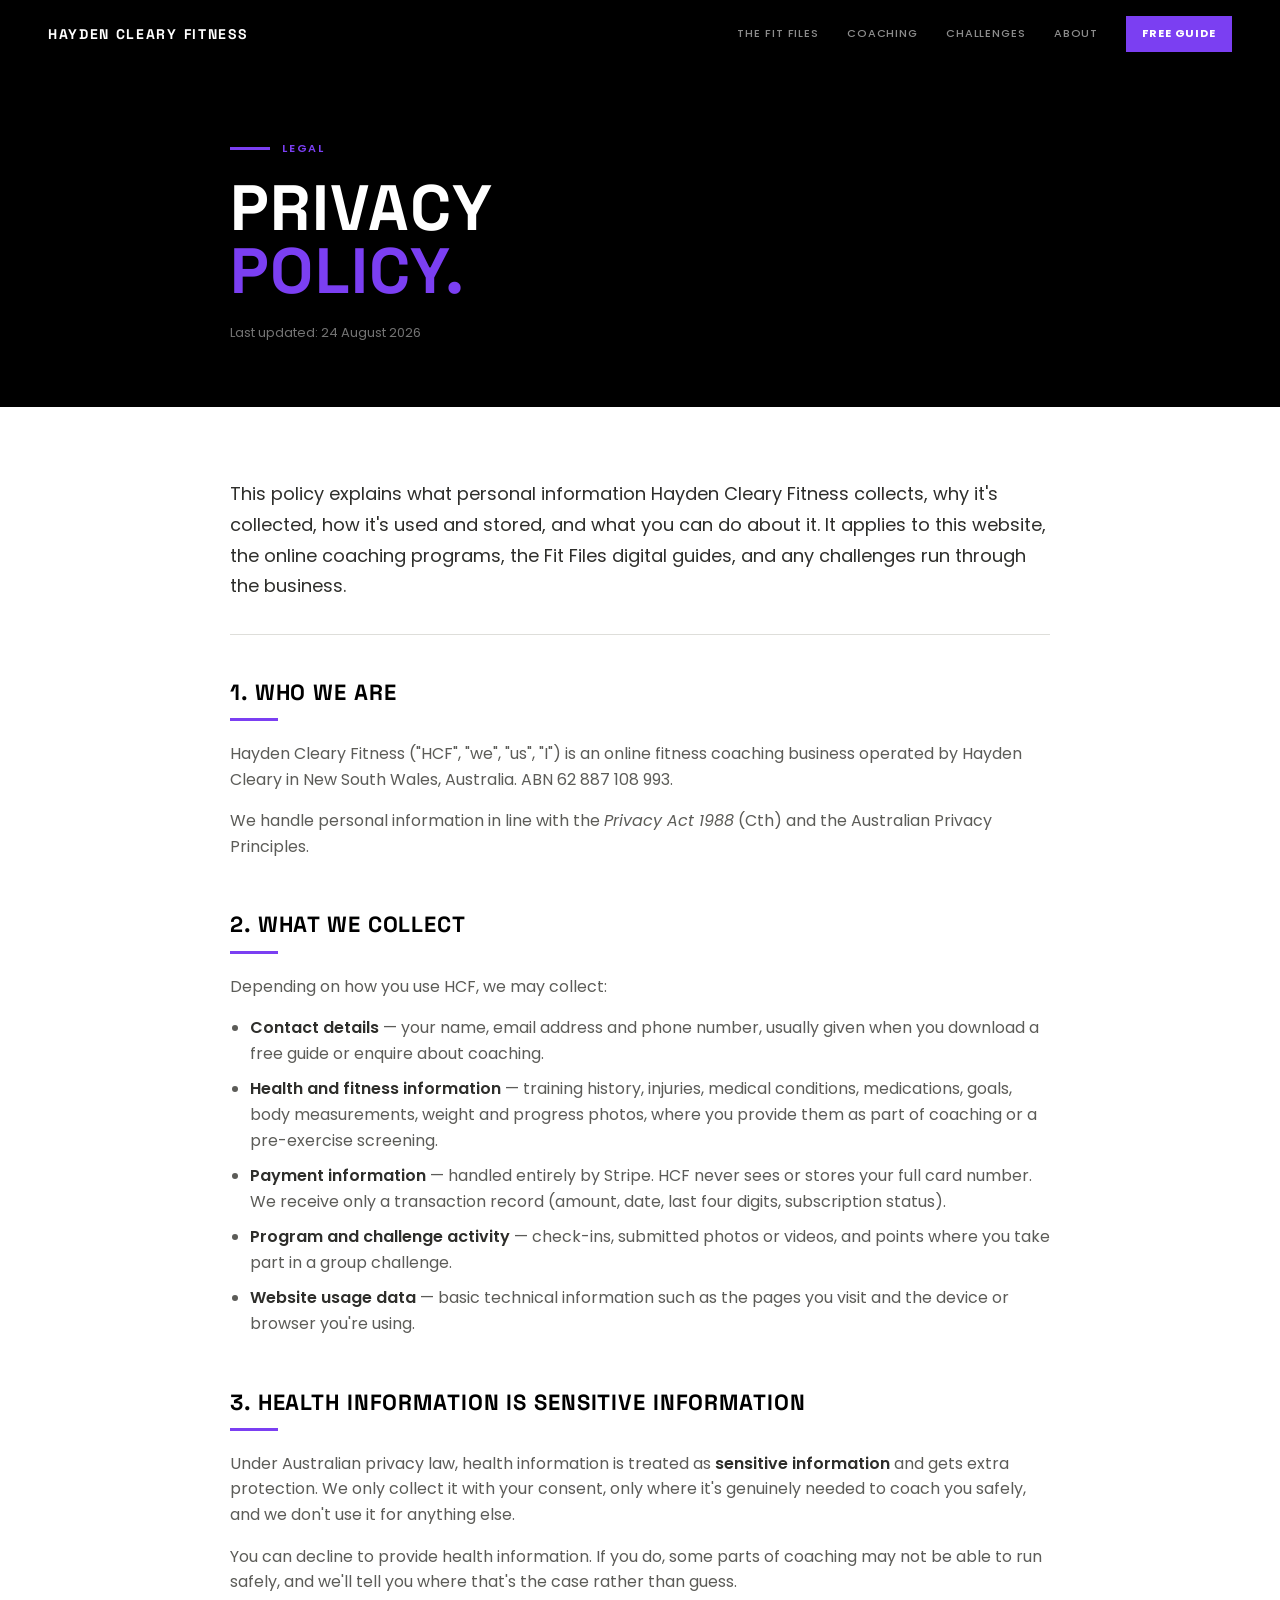
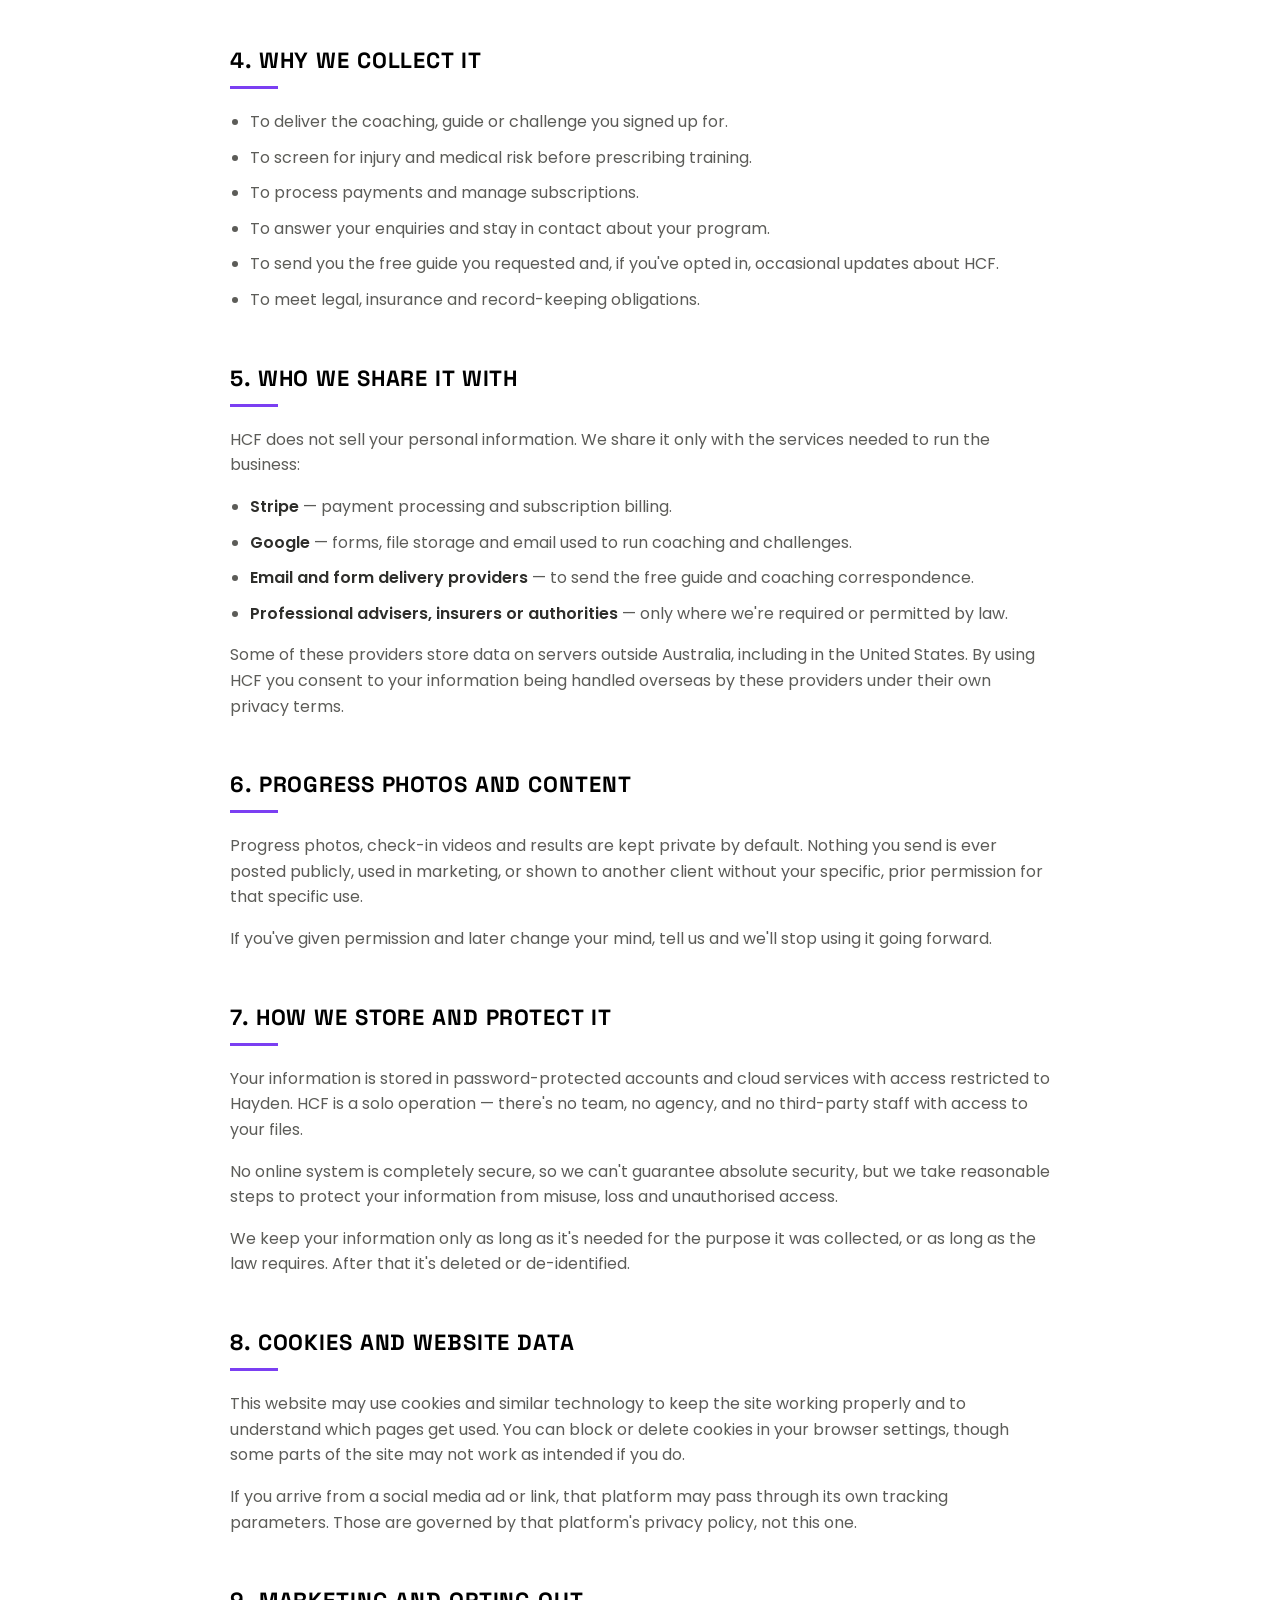
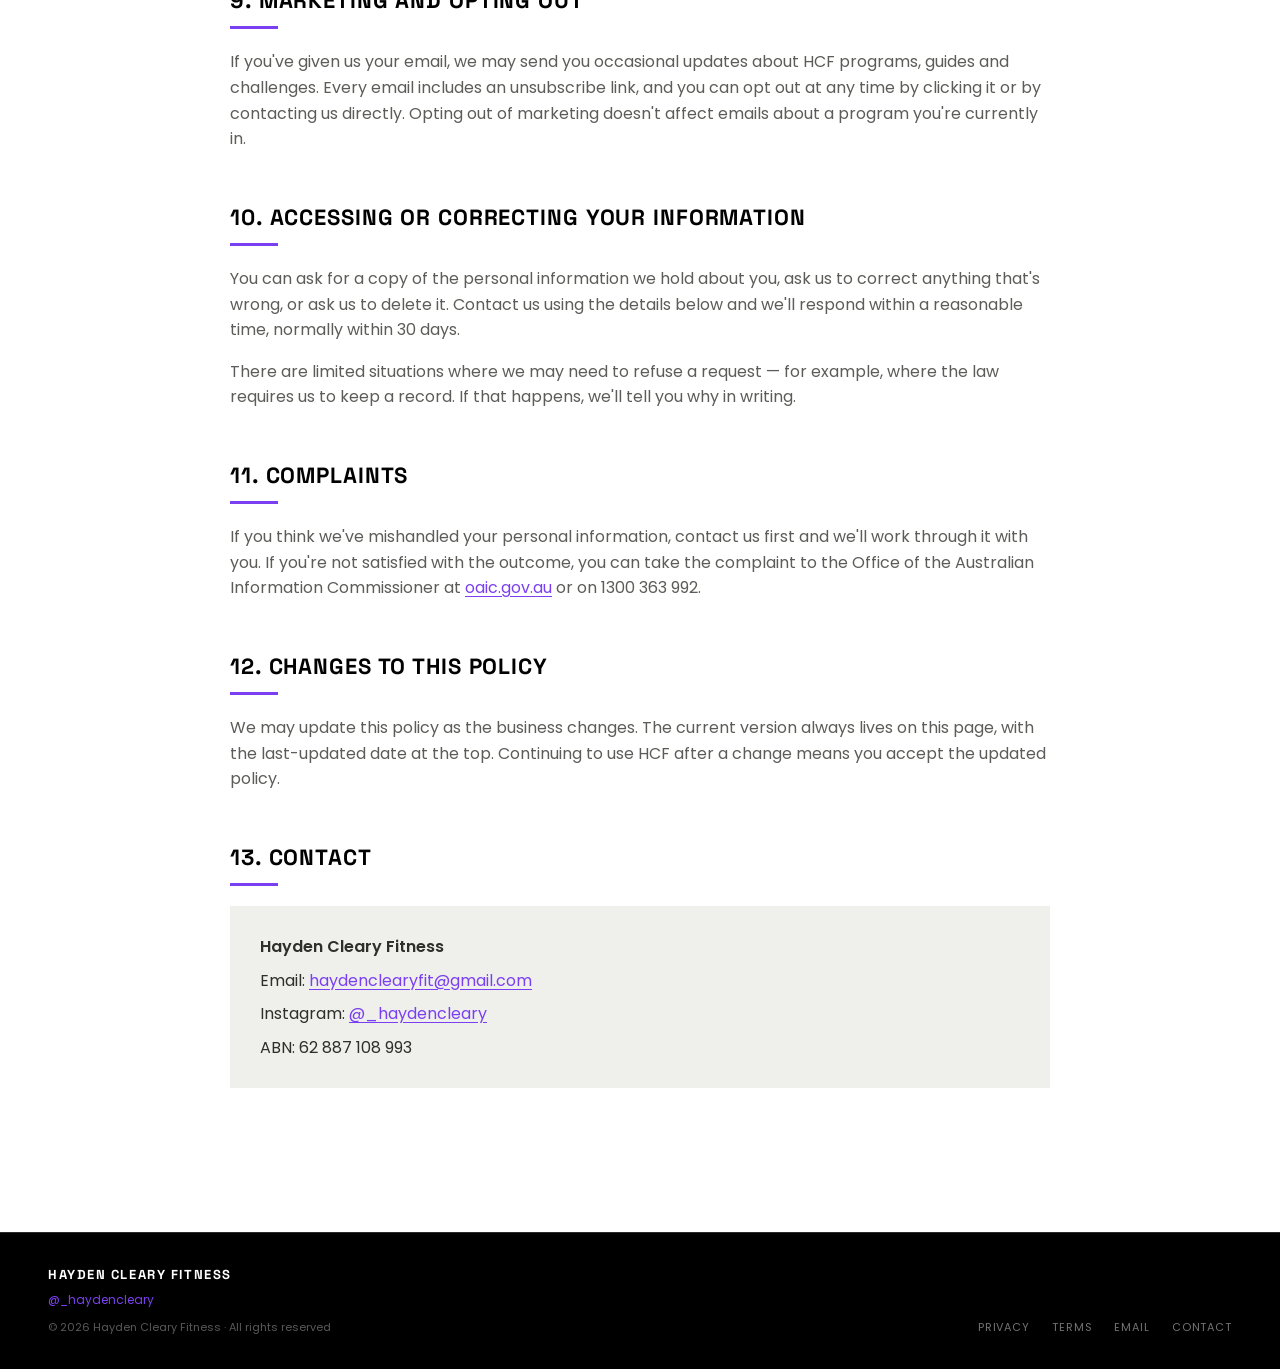
<file: privacy_FULL.html>
<!DOCTYPE html>
<html lang="en">
<head>
<meta charset="UTF-8">
<meta name="viewport" content="width=device-width, initial-scale=1.0">
<title>Privacy Policy — Hayden Cleary Fitness</title>
<link rel="preconnect" href="https://fonts.googleapis.com">
<link rel="preconnect" href="https://fonts.gstatic.com" crossorigin>
<link href="https://fonts.googleapis.com/css2?family=Space+Grotesk:wght@700&family=Poppins:wght@400;500;600;700&display=swap" rel="stylesheet">
<style>
/* =============================================
   RESET & BASE
   ============================================= */
*, *::before, *::after { box-sizing: border-box; margin: 0; padding: 0; }
html { -webkit-font-smoothing: antialiased; scroll-behavior: smooth; }
body {
  font-family: 'Poppins', sans-serif;
  font-size: 16px;
  line-height: 1.6;
  color: #2E2E2B;
  background: #fff;
  display: flex;
  flex-direction: column;
  min-height: 100vh;
}
a { text-decoration: none; }

/* =============================================
   NAV
   ============================================= */
.nav {
  background: #000;
  padding: 16px 48px;
  display: flex;
  justify-content: space-between;
  align-items: center;
  gap: 24px;
  flex-wrap: wrap;
}
.nav-brand {
  font-family: 'Space Grotesk', sans-serif;
  font-weight: 700;
  font-size: 14px;
  letter-spacing: .12em;
  text-transform: uppercase;
  color: #fff;
}
.nav-links { display: flex; gap: 28px; align-items: center; flex-wrap: wrap; }
.nav-link {
  font-size: 11px;
  color: rgba(255,255,255,.55);
  text-transform: uppercase;
  letter-spacing: .08em;
  font-weight: 500;
  transition: color .2s;
}
.nav-link:hover { color: rgba(255,255,255,.9); }
.nav-cta {
  font-size: 11px;
  font-weight: 700;
  color: #fff;
  text-transform: uppercase;
  letter-spacing: .08em;
  background: #7B3FF2;
  padding: 9px 16px;
  transition: background .2s;
}
.nav-cta:hover { background: #6830d4; }

/* =============================================
   LEGAL PAGE
   ============================================= */
.legal-hero {
  background: #000;
  padding: 72px 48px 64px;
}
.legal-hero-inner { max-width: 820px; margin: 0 auto; }
.eyebrow { display: flex; align-items: center; gap: 12px; margin-bottom: 20px; }
.eyebrow-rule { width: 40px; height: 3px; background: #7B3FF2; display: block; }
.eyebrow-text {
  font-size: 11px;
  font-weight: 600;
  letter-spacing: .16em;
  text-transform: uppercase;
  color: #7B3FF2;
}
.legal-title {
  font-family: 'Space Grotesk', sans-serif;
  font-size: 64px;
  font-weight: 700;
  letter-spacing: .02em;
  text-transform: uppercase;
  color: #fff;
  line-height: .98;
}
.legal-title span { color: #7B3FF2; }
.legal-meta {
  margin-top: 20px;
  font-size: 13px;
  color: rgba(255,255,255,.45);
}

main.legal { flex: 1; padding: 72px 48px 96px; }
.legal-inner { max-width: 820px; margin: 0 auto; }

.legal-intro {
  font-size: 18px;
  line-height: 1.7;
  color: #2E2E2B;
  padding-bottom: 32px;
  margin-bottom: 40px;
  border-bottom: 1px solid #DEDEDA;
}

.legal-section { margin-bottom: 48px; }
.legal-section h2 {
  font-family: 'Space Grotesk', sans-serif;
  font-size: 22px;
  font-weight: 700;
  letter-spacing: .04em;
  text-transform: uppercase;
  color: #000;
  margin-bottom: 8px;
}
.legal-section .sec-rule {
  width: 48px;
  height: 3px;
  background: #7B3FF2;
  margin-bottom: 20px;
}
.legal-section p { margin-bottom: 16px; color: #5C5C58; }
.legal-section p:last-child { margin-bottom: 0; }
.legal-section strong { color: #2E2E2B; font-weight: 600; }
.legal-section ul { margin: 0 0 16px 20px; }
.legal-section li { margin-bottom: 10px; color: #5C5C58; }
.legal-section a { color: #7B3FF2; text-decoration: underline; text-underline-offset: 3px; }

.legal-callout {
  background: #F4F0FE;
  border-left: 3px solid #7B3FF2;
  padding: 22px 26px;
  margin-bottom: 40px;
}
.legal-callout p { margin-bottom: 0; color: #2E2E2B; font-size: 15px; }

.contact-block {
  background: #EFEFEC;
  padding: 28px 30px;
  margin-top: 8px;
}
.contact-block p { margin-bottom: 8px; color: #2E2E2B; }
.contact-block p:last-child { margin-bottom: 0; }

/* =============================================
   FOOTER
   ============================================= */
.footer {
  background: #000;
  border-top: 1px solid #2A2A2A;
  padding: 32px 48px;
  display: flex;
  justify-content: space-between;
  align-items: flex-end;
  gap: 24px;
  flex-wrap: wrap;
}
.footer-brand {
  font-family: 'Space Grotesk', sans-serif;
  font-weight: 700;
  font-size: 13px;
  letter-spacing: .12em;
  text-transform: uppercase;
  color: #fff;
}
.footer-handle { font-size: 12px; color: #7B3FF2; margin-top: 4px; }
.footer-legal { font-size: 11px; color: rgba(255,255,255,.35); margin-top: 10px; }
.footer-links { display: flex; gap: 22px; }
.footer-link {
  font-size: 11px;
  color: rgba(255,255,255,.45);
  text-transform: uppercase;
  letter-spacing: .08em;
  transition: color .2s;
}
.footer-link:hover { color: #7B3FF2; }

/* =============================================
   RESPONSIVE
   ============================================= */
@media (max-width: 720px) {
  .nav { padding: 14px 20px; }
  .nav-links { gap: 16px; }
  .legal-hero { padding: 52px 20px 44px; }
  .legal-title { font-size: 40px; }
  main.legal { padding: 48px 20px 64px; }
  .footer { padding: 28px 20px; }
}

@media (prefers-reduced-motion: reduce) {
  * { transition-duration: .01ms !important; }
}
</style>
</head>
<body>

<!-- NAV -->
<nav class="nav">
  <a href="index.html" class="nav-brand">Hayden Cleary Fitness</a>
  <div class="nav-links">
    <a href="hcf_fit_files_v2.html" class="nav-link">The Fit Files</a>
    <a href="index.html" class="nav-link">Coaching</a>
    <a href="challenges.html" class="nav-link">Challenges</a>
    <a href="about.html" class="nav-link">About</a>
    <a href="hcf_lead_magnet_landing.html" class="nav-cta">Free Guide</a>
  </div>
</nav>

<!-- HERO -->
<section class="legal-hero">
  <div class="legal-hero-inner">
    <div class="eyebrow">
      <span class="eyebrow-rule"></span>
      <span class="eyebrow-text">Legal</span>
    </div>
    <h1 class="legal-title">Privacy<br><span>Policy.</span></h1>
    <p class="legal-meta">Last updated: 24 August 2026</p>
  </div>
</section>

<!-- CONTENT -->
<main class="legal">
  <div class="legal-inner">

    <p class="legal-intro">This policy explains what personal information Hayden Cleary Fitness collects, why it's collected, how it's used and stored, and what you can do about it. It applies to this website, the online coaching programs, the Fit Files digital guides, and any challenges run through the business.</p>

    <div class="legal-section">
      <h2>1. Who we are</h2>
      <div class="sec-rule"></div>
      <p>Hayden Cleary Fitness ("HCF", "we", "us", "I") is an online fitness coaching business operated by Hayden Cleary in New South Wales, Australia. ABN 62 887 108 993.</p>
      <p>We handle personal information in line with the <em>Privacy Act 1988</em> (Cth) and the Australian Privacy Principles.</p>
    </div>

    <div class="legal-section">
      <h2>2. What we collect</h2>
      <div class="sec-rule"></div>
      <p>Depending on how you use HCF, we may collect:</p>
      <ul>
        <li><strong>Contact details</strong> — your name, email address and phone number, usually given when you download a free guide or enquire about coaching.</li>
        <li><strong>Health and fitness information</strong> — training history, injuries, medical conditions, medications, goals, body measurements, weight and progress photos, where you provide them as part of coaching or a pre-exercise screening.</li>
        <li><strong>Payment information</strong> — handled entirely by Stripe. HCF never sees or stores your full card number. We receive only a transaction record (amount, date, last four digits, subscription status).</li>
        <li><strong>Program and challenge activity</strong> — check-ins, submitted photos or videos, and points where you take part in a group challenge.</li>
        <li><strong>Website usage data</strong> — basic technical information such as the pages you visit and the device or browser you're using.</li>
      </ul>
    </div>

    <div class="legal-section">
      <h2>3. Health information is sensitive information</h2>
      <div class="sec-rule"></div>
      <p>Under Australian privacy law, health information is treated as <strong>sensitive information</strong> and gets extra protection. We only collect it with your consent, only where it's genuinely needed to coach you safely, and we don't use it for anything else.</p>
      <p>You can decline to provide health information. If you do, some parts of coaching may not be able to run safely, and we'll tell you where that's the case rather than guess.</p>
    </div>

    <div class="legal-section">
      <h2>4. Why we collect it</h2>
      <div class="sec-rule"></div>
      <ul>
        <li>To deliver the coaching, guide or challenge you signed up for.</li>
        <li>To screen for injury and medical risk before prescribing training.</li>
        <li>To process payments and manage subscriptions.</li>
        <li>To answer your enquiries and stay in contact about your program.</li>
        <li>To send you the free guide you requested and, if you've opted in, occasional updates about HCF.</li>
        <li>To meet legal, insurance and record-keeping obligations.</li>
      </ul>
    </div>

    <div class="legal-section">
      <h2>5. Who we share it with</h2>
      <div class="sec-rule"></div>
      <p>HCF does not sell your personal information. We share it only with the services needed to run the business:</p>
      <ul>
        <li><strong>Stripe</strong> — payment processing and subscription billing.</li>
        <li><strong>Google</strong> — forms, file storage and email used to run coaching and challenges.</li>
        <li><strong>Email and form delivery providers</strong> — to send the free guide and coaching correspondence.</li>
        <li><strong>Professional advisers, insurers or authorities</strong> — only where we're required or permitted by law.</li>
      </ul>
      <p>Some of these providers store data on servers outside Australia, including in the United States. By using HCF you consent to your information being handled overseas by these providers under their own privacy terms.</p>
    </div>

    <div class="legal-section">
      <h2>6. Progress photos and content</h2>
      <div class="sec-rule"></div>
      <p>Progress photos, check-in videos and results are kept private by default. Nothing you send is ever posted publicly, used in marketing, or shown to another client without your specific, prior permission for that specific use.</p>
      <p>If you've given permission and later change your mind, tell us and we'll stop using it going forward.</p>
    </div>

    <div class="legal-section">
      <h2>7. How we store and protect it</h2>
      <div class="sec-rule"></div>
      <p>Your information is stored in password-protected accounts and cloud services with access restricted to Hayden. HCF is a solo operation — there's no team, no agency, and no third-party staff with access to your files.</p>
      <p>No online system is completely secure, so we can't guarantee absolute security, but we take reasonable steps to protect your information from misuse, loss and unauthorised access.</p>
      <p>We keep your information only as long as it's needed for the purpose it was collected, or as long as the law requires. After that it's deleted or de-identified.</p>
    </div>

    <div class="legal-section">
      <h2>8. Cookies and website data</h2>
      <div class="sec-rule"></div>
      <p>This website may use cookies and similar technology to keep the site working properly and to understand which pages get used. You can block or delete cookies in your browser settings, though some parts of the site may not work as intended if you do.</p>
      <p>If you arrive from a social media ad or link, that platform may pass through its own tracking parameters. Those are governed by that platform's privacy policy, not this one.</p>
    </div>

    <div class="legal-section">
      <h2>9. Marketing and opting out</h2>
      <div class="sec-rule"></div>
      <p>If you've given us your email, we may send you occasional updates about HCF programs, guides and challenges. Every email includes an unsubscribe link, and you can opt out at any time by clicking it or by contacting us directly. Opting out of marketing doesn't affect emails about a program you're currently in.</p>
    </div>

    <div class="legal-section">
      <h2>10. Accessing or correcting your information</h2>
      <div class="sec-rule"></div>
      <p>You can ask for a copy of the personal information we hold about you, ask us to correct anything that's wrong, or ask us to delete it. Contact us using the details below and we'll respond within a reasonable time, normally within 30 days.</p>
      <p>There are limited situations where we may need to refuse a request — for example, where the law requires us to keep a record. If that happens, we'll tell you why in writing.</p>
    </div>

    <div class="legal-section">
      <h2>11. Complaints</h2>
      <div class="sec-rule"></div>
      <p>If you think we've mishandled your personal information, contact us first and we'll work through it with you. If you're not satisfied with the outcome, you can take the complaint to the Office of the Australian Information Commissioner at <a href="https://www.oaic.gov.au" target="_blank" rel="noopener">oaic.gov.au</a> or on 1300 363 992.</p>
    </div>

    <div class="legal-section">
      <h2>12. Changes to this policy</h2>
      <div class="sec-rule"></div>
      <p>We may update this policy as the business changes. The current version always lives on this page, with the last-updated date at the top. Continuing to use HCF after a change means you accept the updated policy.</p>
    </div>

    <div class="legal-section">
      <h2>13. Contact</h2>
      <div class="sec-rule"></div>
      <div class="contact-block">
        <p><strong>Hayden Cleary Fitness</strong></p>
        <p>Email: <a href="mailto:haydenclearyfit@gmail.com">haydenclearyfit@gmail.com</a></p>
        <p>Instagram: <a href="https://www.instagram.com/_haydencleary" target="_blank" rel="noopener">@_haydencleary</a></p>
        <p>ABN: 62 887 108 993</p>
      </div>
    </div>

  </div>
</main>

<!-- FOOTER -->
<footer class="footer">
  <div>
    <div class="footer-brand">Hayden Cleary Fitness</div>
    <div class="footer-handle">@_haydencleary</div>
    <div class="footer-legal">© 2026 Hayden Cleary Fitness · All rights reserved</div>
  </div>
  <div class="footer-links">
    <a href="privacy.html" class="footer-link">Privacy</a>
    <a href="terms.html" class="footer-link">Terms</a>
    <a href="mailto:haydenclearyfit@gmail.com" class="footer-link">Email</a>
    <a href="https://www.instagram.com/_haydencleary" class="footer-link" target="_blank" rel="noopener">Contact</a>
  </div>
</footer>

</body>
</html>
</file>
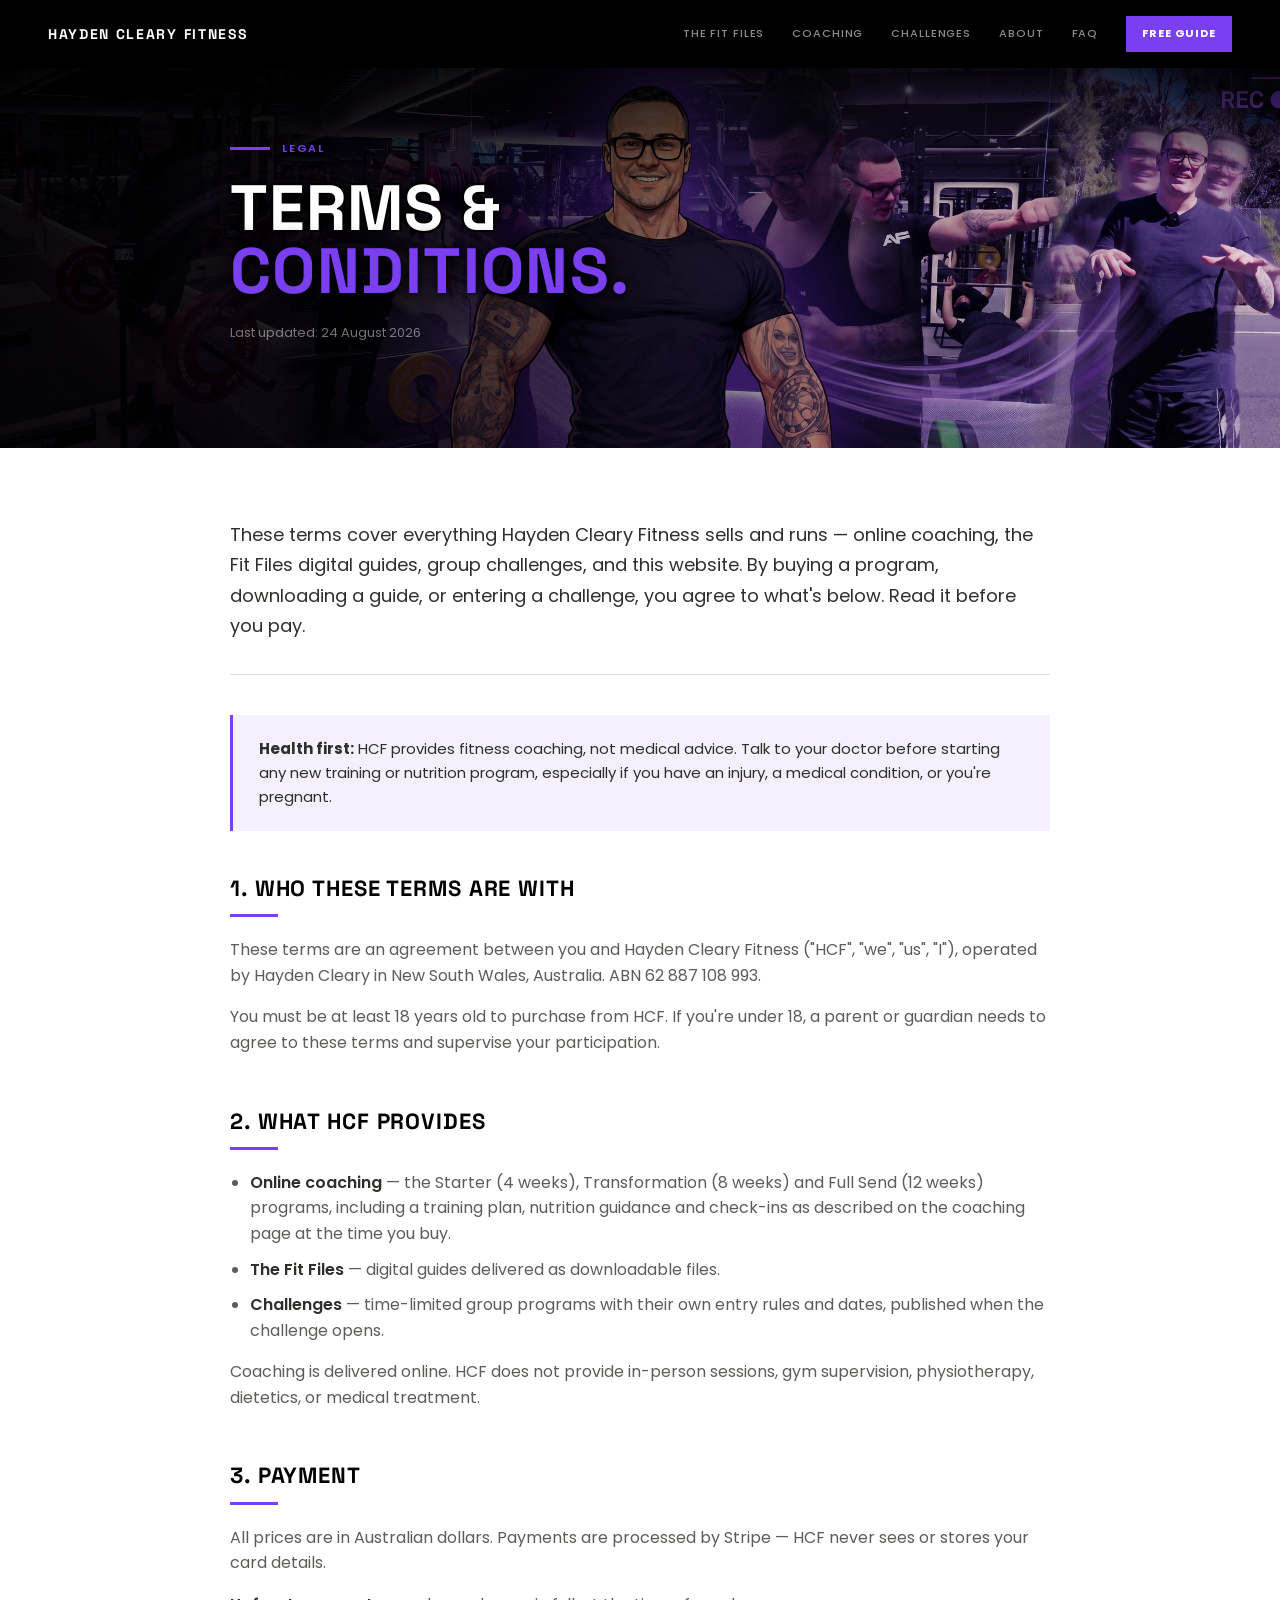
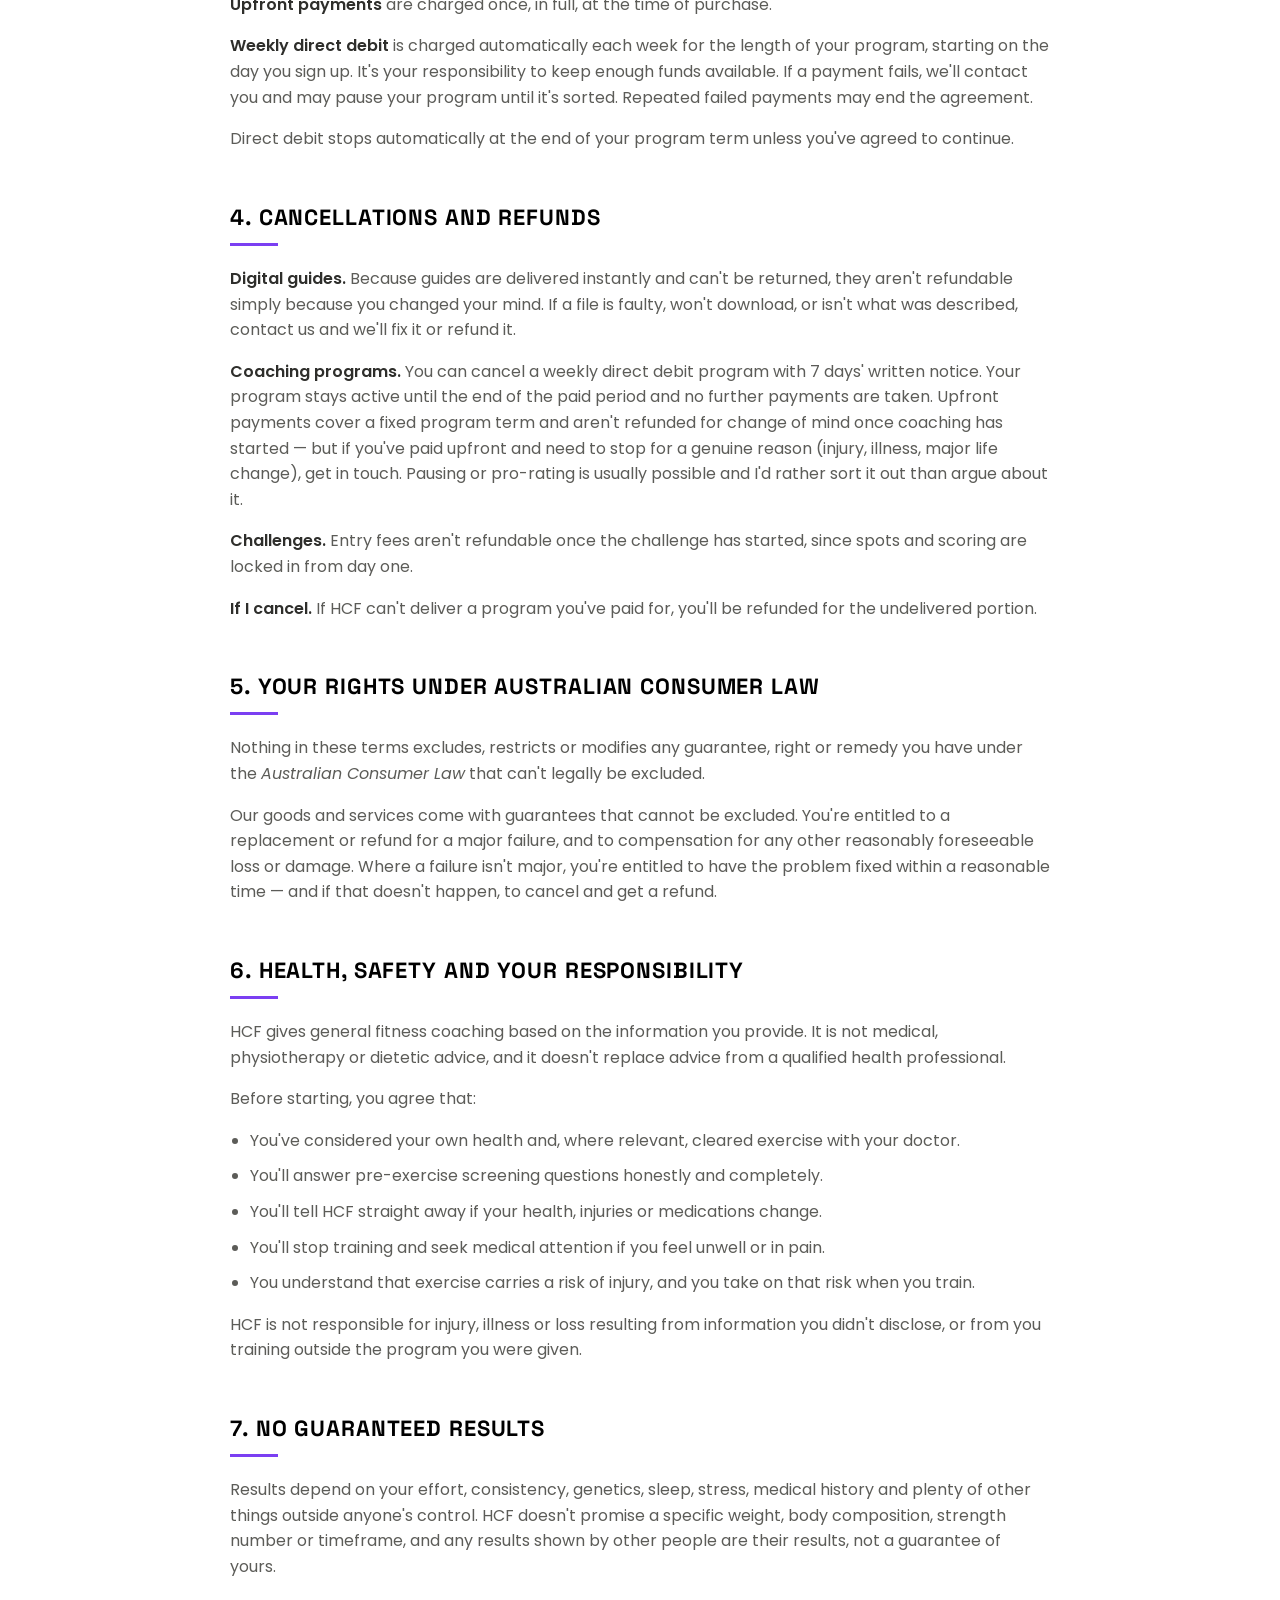
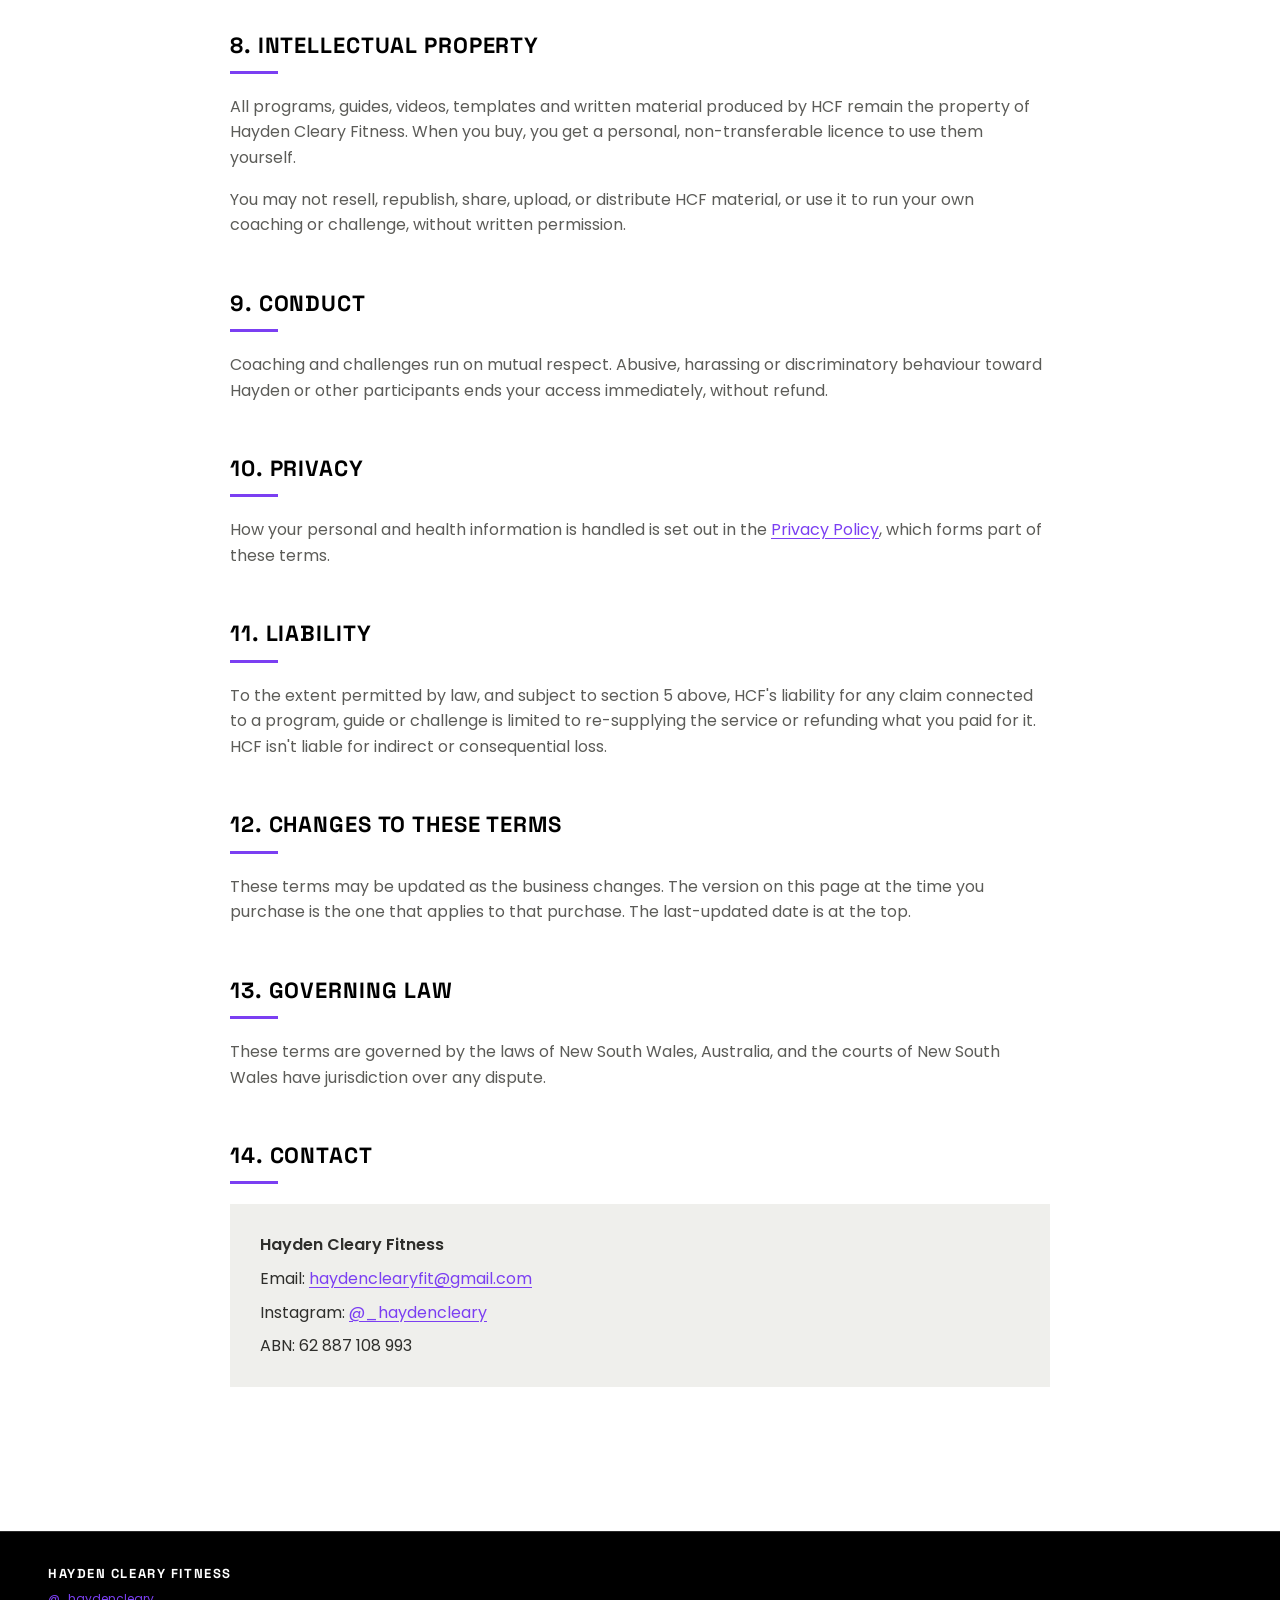
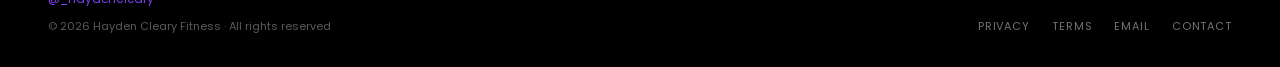
<file: terms.html>
<!DOCTYPE html>
<html lang="en">
<head>
<meta charset="UTF-8">
<meta name="viewport" content="width=device-width, initial-scale=1.0">
<title>Terms &amp; Conditions — Hayden Cleary Fitness</title>
<link rel="preconnect" href="https://fonts.googleapis.com">
<link rel="preconnect" href="https://fonts.gstatic.com" crossorigin>
<link href="https://fonts.googleapis.com/css2?family=Space+Grotesk:wght@700&family=Poppins:wght@400;500;600;700&display=swap" rel="stylesheet">
<style>
/* =============================================
   RESET & BASE
   ============================================= */
*, *::before, *::after { box-sizing: border-box; margin: 0; padding: 0; }
html { -webkit-font-smoothing: antialiased; scroll-behavior: smooth; }
body {
  font-family: 'Poppins', sans-serif;
  font-size: 16px;
  line-height: 1.6;
  color: #2E2E2B;
  background: #fff;
  display: flex;
  flex-direction: column;
  min-height: 100vh;
}
a { text-decoration: none; }

/* =============================================
   NAV
   ============================================= */
.nav {
  background: #000;
  padding: 16px 48px;
  display: flex;
  justify-content: space-between;
  align-items: center;
  gap: 24px;
  flex-wrap: wrap;
}
.nav-brand {
  font-family: 'Space Grotesk', sans-serif;
  font-weight: 700;
  font-size: 14px;
  letter-spacing: .12em;
  text-transform: uppercase;
  color: #fff;
}
.nav-links { display: flex; gap: 28px; align-items: center; flex-wrap: wrap; }
.nav-link {
  font-size: 11px;
  color: rgba(255,255,255,.55);
  text-transform: uppercase;
  letter-spacing: .08em;
  font-weight: 500;
  transition: color .2s;
}
.nav-link:hover { color: rgba(255,255,255,.9); }
.nav-cta {
  font-size: 11px;
  font-weight: 700;
  color: #fff;
  text-transform: uppercase;
  letter-spacing: .08em;
  background: #7B3FF2;
  padding: 9px 16px;
  transition: background .2s;
}
.nav-cta:hover { background: #6830d4; }

/* =============================================
   LEGAL PAGE
   ============================================= */
.legal-hero {
  background: #000;
  padding: 72px 48px 64px;
}
.legal-hero-inner { max-width: 820px; margin: 0 auto; }
.eyebrow { display: flex; align-items: center; gap: 12px; margin-bottom: 20px; }
.eyebrow-rule { width: 40px; height: 3px; background: #7B3FF2; display: block; }
.eyebrow-text {
  font-size: 11px;
  font-weight: 600;
  letter-spacing: .16em;
  text-transform: uppercase;
  color: #7B3FF2;
}
.legal-title {
  font-family: 'Space Grotesk', sans-serif;
  font-size: 64px;
  font-weight: 700;
  letter-spacing: .02em;
  text-transform: uppercase;
  color: #fff;
  line-height: .98;
}
.legal-title span { color: #7B3FF2; }
.legal-meta {
  margin-top: 20px;
  font-size: 13px;
  color: rgba(255,255,255,.45);
}

main.legal { flex: 1; padding: 72px 48px 96px; }
.legal-inner { max-width: 820px; margin: 0 auto; }

.legal-intro {
  font-size: 18px;
  line-height: 1.7;
  color: #2E2E2B;
  padding-bottom: 32px;
  margin-bottom: 40px;
  border-bottom: 1px solid #DEDEDA;
}

.legal-section { margin-bottom: 48px; }
.legal-section h2 {
  font-family: 'Space Grotesk', sans-serif;
  font-size: 22px;
  font-weight: 700;
  letter-spacing: .04em;
  text-transform: uppercase;
  color: #000;
  margin-bottom: 8px;
}
.legal-section .sec-rule {
  width: 48px;
  height: 3px;
  background: #7B3FF2;
  margin-bottom: 20px;
}
.legal-section p { margin-bottom: 16px; color: #5C5C58; }
.legal-section p:last-child { margin-bottom: 0; }
.legal-section strong { color: #2E2E2B; font-weight: 600; }
.legal-section ul { margin: 0 0 16px 20px; }
.legal-section li { margin-bottom: 10px; color: #5C5C58; }
.legal-section a { color: #7B3FF2; text-decoration: underline; text-underline-offset: 3px; }

.legal-callout {
  background: #F4F0FE;
  border-left: 3px solid #7B3FF2;
  padding: 22px 26px;
  margin-bottom: 40px;
}
.legal-callout p { margin-bottom: 0; color: #2E2E2B; font-size: 15px; }

.contact-block {
  background: #EFEFEC;
  padding: 28px 30px;
  margin-top: 8px;
}
.contact-block p { margin-bottom: 8px; color: #2E2E2B; }
.contact-block p:last-child { margin-bottom: 0; }

/* =============================================
   FOOTER
   ============================================= */
.footer {
  background: #000;
  border-top: 1px solid #2A2A2A;
  padding: 32px 48px;
  display: flex;
  justify-content: space-between;
  align-items: flex-end;
  gap: 24px;
  flex-wrap: wrap;
}
.footer-brand {
  font-family: 'Space Grotesk', sans-serif;
  font-weight: 700;
  font-size: 13px;
  letter-spacing: .12em;
  text-transform: uppercase;
  color: #fff;
}
.footer-handle { font-size: 12px; color: #7B3FF2; margin-top: 4px; }
.footer-legal { font-size: 11px; color: rgba(255,255,255,.35); margin-top: 10px; }
.footer-links { display: flex; gap: 22px; }
.footer-link {
  font-size: 11px;
  color: rgba(255,255,255,.45);
  text-transform: uppercase;
  letter-spacing: .08em;
  transition: color .2s;
}
.footer-link:hover { color: #7B3FF2; }

/* =============================================
   RESPONSIVE
   ============================================= */
@media (max-width: 720px) {
  .nav { padding: 14px 20px; }
  .nav-links { gap: 16px; }
  .legal-hero { padding: 52px 20px 44px; }
  .legal-title { font-size: 40px; }
  main.legal { padding: 48px 20px 64px; }
  .footer { padding: 28px 20px; }
}

@media (prefers-reduced-motion: reduce) {
  * { transition-duration: .01ms !important; }
}
</style>
<link rel="stylesheet" href="hcf-banner-hero.css">
</head>
<body>

<!-- NAV -->
<nav class="nav">
  <a href="index.html" class="nav-brand">Hayden Cleary Fitness</a>
  <div class="nav-links">
    <a href="hcf_fit_files_v2.html" class="nav-link">The Fit Files</a>
    <a href="index.html" class="nav-link">Coaching</a>
    <a href="challenges.html" class="nav-link">Challenges</a>
    <a href="about.html" class="nav-link">About</a>
    <a href="faq.html" class="nav-link">FAQ</a>
    <a href="hcf_lead_magnet_landing.html" class="nav-cta">Free Guide</a>
  </div>
</nav>

<!-- HERO -->
<section class="legal-hero">
  <div class="legal-hero-inner">
    <div class="eyebrow">
      <span class="eyebrow-rule"></span>
      <span class="eyebrow-text">Legal</span>
    </div>
    <h1 class="legal-title">Terms &amp;<br><span>Conditions.</span></h1>
    <p class="legal-meta">Last updated: 24 August 2026</p>
  </div>
</section>

<!-- CONTENT -->
<main class="legal">
  <div class="legal-inner">

    <p class="legal-intro">These terms cover everything Hayden Cleary Fitness sells and runs — online coaching, the Fit Files digital guides, group challenges, and this website. By buying a program, downloading a guide, or entering a challenge, you agree to what's below. Read it before you pay.</p>

    <div class="legal-callout">
      <p><strong>Health first:</strong> HCF provides fitness coaching, not medical advice. Talk to your doctor before starting any new training or nutrition program, especially if you have an injury, a medical condition, or you're pregnant.</p>
    </div>

    <div class="legal-section">
      <h2>1. Who these terms are with</h2>
      <div class="sec-rule"></div>
      <p>These terms are an agreement between you and Hayden Cleary Fitness ("HCF", "we", "us", "I"), operated by Hayden Cleary in New South Wales, Australia. ABN 62 887 108 993.</p>
      <p>You must be at least 18 years old to purchase from HCF. If you're under 18, a parent or guardian needs to agree to these terms and supervise your participation.</p>
    </div>

    <div class="legal-section">
      <h2>2. What HCF provides</h2>
      <div class="sec-rule"></div>
      <ul>
        <li><strong>Online coaching</strong> — the Starter (4 weeks), Transformation (8 weeks) and Full Send (12 weeks) programs, including a training plan, nutrition guidance and check-ins as described on the coaching page at the time you buy.</li>
        <li><strong>The Fit Files</strong> — digital guides delivered as downloadable files.</li>
        <li><strong>Challenges</strong> — time-limited group programs with their own entry rules and dates, published when the challenge opens.</li>
      </ul>
      <p>Coaching is delivered online. HCF does not provide in-person sessions, gym supervision, physiotherapy, dietetics, or medical treatment.</p>
    </div>

    <div class="legal-section">
      <h2>3. Payment</h2>
      <div class="sec-rule"></div>
      <p>All prices are in Australian dollars. Payments are processed by Stripe — HCF never sees or stores your card details.</p>
      <p><strong>Upfront payments</strong> are charged once, in full, at the time of purchase.</p>
      <p><strong>Weekly direct debit</strong> is charged automatically each week for the length of your program, starting on the day you sign up. It's your responsibility to keep enough funds available. If a payment fails, we'll contact you and may pause your program until it's sorted. Repeated failed payments may end the agreement.</p>
      <p>Direct debit stops automatically at the end of your program term unless you've agreed to continue.</p>
    </div>

    <div class="legal-section">
      <h2>4. Cancellations and refunds</h2>
      <div class="sec-rule"></div>
      <p><strong>Digital guides.</strong> Because guides are delivered instantly and can't be returned, they aren't refundable simply because you changed your mind. If a file is faulty, won't download, or isn't what was described, contact us and we'll fix it or refund it.</p>
      <p><strong>Coaching programs.</strong> You can cancel a weekly direct debit program with 7 days' written notice. Your program stays active until the end of the paid period and no further payments are taken. Upfront payments cover a fixed program term and aren't refunded for change of mind once coaching has started — but if you've paid upfront and need to stop for a genuine reason (injury, illness, major life change), get in touch. Pausing or pro-rating is usually possible and I'd rather sort it out than argue about it.</p>
      <p><strong>Challenges.</strong> Entry fees aren't refundable once the challenge has started, since spots and scoring are locked in from day one.</p>
      <p><strong>If I cancel.</strong> If HCF can't deliver a program you've paid for, you'll be refunded for the undelivered portion.</p>
    </div>

    <div class="legal-section">
      <h2>5. Your rights under Australian Consumer Law</h2>
      <div class="sec-rule"></div>
      <p>Nothing in these terms excludes, restricts or modifies any guarantee, right or remedy you have under the <em>Australian Consumer Law</em> that can't legally be excluded.</p>
      <p>Our goods and services come with guarantees that cannot be excluded. You're entitled to a replacement or refund for a major failure, and to compensation for any other reasonably foreseeable loss or damage. Where a failure isn't major, you're entitled to have the problem fixed within a reasonable time — and if that doesn't happen, to cancel and get a refund.</p>
    </div>

    <div class="legal-section">
      <h2>6. Health, safety and your responsibility</h2>
      <div class="sec-rule"></div>
      <p>HCF gives general fitness coaching based on the information you provide. It is not medical, physiotherapy or dietetic advice, and it doesn't replace advice from a qualified health professional.</p>
      <p>Before starting, you agree that:</p>
      <ul>
        <li>You've considered your own health and, where relevant, cleared exercise with your doctor.</li>
        <li>You'll answer pre-exercise screening questions honestly and completely.</li>
        <li>You'll tell HCF straight away if your health, injuries or medications change.</li>
        <li>You'll stop training and seek medical attention if you feel unwell or in pain.</li>
        <li>You understand that exercise carries a risk of injury, and you take on that risk when you train.</li>
      </ul>
      <p>HCF is not responsible for injury, illness or loss resulting from information you didn't disclose, or from you training outside the program you were given.</p>
    </div>

    <div class="legal-section">
      <h2>7. No guaranteed results</h2>
      <div class="sec-rule"></div>
      <p>Results depend on your effort, consistency, genetics, sleep, stress, medical history and plenty of other things outside anyone's control. HCF doesn't promise a specific weight, body composition, strength number or timeframe, and any results shown by other people are their results, not a guarantee of yours.</p>
    </div>

    <div class="legal-section">
      <h2>8. Intellectual property</h2>
      <div class="sec-rule"></div>
      <p>All programs, guides, videos, templates and written material produced by HCF remain the property of Hayden Cleary Fitness. When you buy, you get a personal, non-transferable licence to use them yourself.</p>
      <p>You may not resell, republish, share, upload, or distribute HCF material, or use it to run your own coaching or challenge, without written permission.</p>
    </div>

    <div class="legal-section">
      <h2>9. Conduct</h2>
      <div class="sec-rule"></div>
      <p>Coaching and challenges run on mutual respect. Abusive, harassing or discriminatory behaviour toward Hayden or other participants ends your access immediately, without refund.</p>
    </div>

    <div class="legal-section">
      <h2>10. Privacy</h2>
      <div class="sec-rule"></div>
      <p>How your personal and health information is handled is set out in the <a href="privacy.html">Privacy Policy</a>, which forms part of these terms.</p>
    </div>

    <div class="legal-section">
      <h2>11. Liability</h2>
      <div class="sec-rule"></div>
      <p>To the extent permitted by law, and subject to section 5 above, HCF's liability for any claim connected to a program, guide or challenge is limited to re-supplying the service or refunding what you paid for it. HCF isn't liable for indirect or consequential loss.</p>
    </div>

    <div class="legal-section">
      <h2>12. Changes to these terms</h2>
      <div class="sec-rule"></div>
      <p>These terms may be updated as the business changes. The version on this page at the time you purchase is the one that applies to that purchase. The last-updated date is at the top.</p>
    </div>

    <div class="legal-section">
      <h2>13. Governing law</h2>
      <div class="sec-rule"></div>
      <p>These terms are governed by the laws of New South Wales, Australia, and the courts of New South Wales have jurisdiction over any dispute.</p>
    </div>

    <div class="legal-section">
      <h2>14. Contact</h2>
      <div class="sec-rule"></div>
      <div class="contact-block">
        <p><strong>Hayden Cleary Fitness</strong></p>
        <p>Email: <a href="mailto:haydenclearyfit@gmail.com">haydenclearyfit@gmail.com</a></p>
        <p>Instagram: <a href="https://www.instagram.com/_haydencleary" target="_blank" rel="noopener">@_haydencleary</a></p>
        <p>ABN: 62 887 108 993</p>
      </div>
    </div>

  </div>
</main>

<!-- FOOTER -->
<footer class="footer">
  <div>
    <div class="footer-brand">Hayden Cleary Fitness</div>
    <div class="footer-handle">@_haydencleary</div>
    <div class="footer-legal">© 2026 Hayden Cleary Fitness · All rights reserved</div>
  </div>
  <div class="footer-links">
    <a href="privacy.html" class="footer-link">Privacy</a>
    <a href="terms.html" class="footer-link">Terms</a>
    <a href="mailto:haydenclearyfit@gmail.com" class="footer-link">Email</a>
    <a href="https://www.instagram.com/_haydencleary" class="footer-link" target="_blank" rel="noopener">Contact</a>
  </div>
</footer>

</body>
</html>
</file>
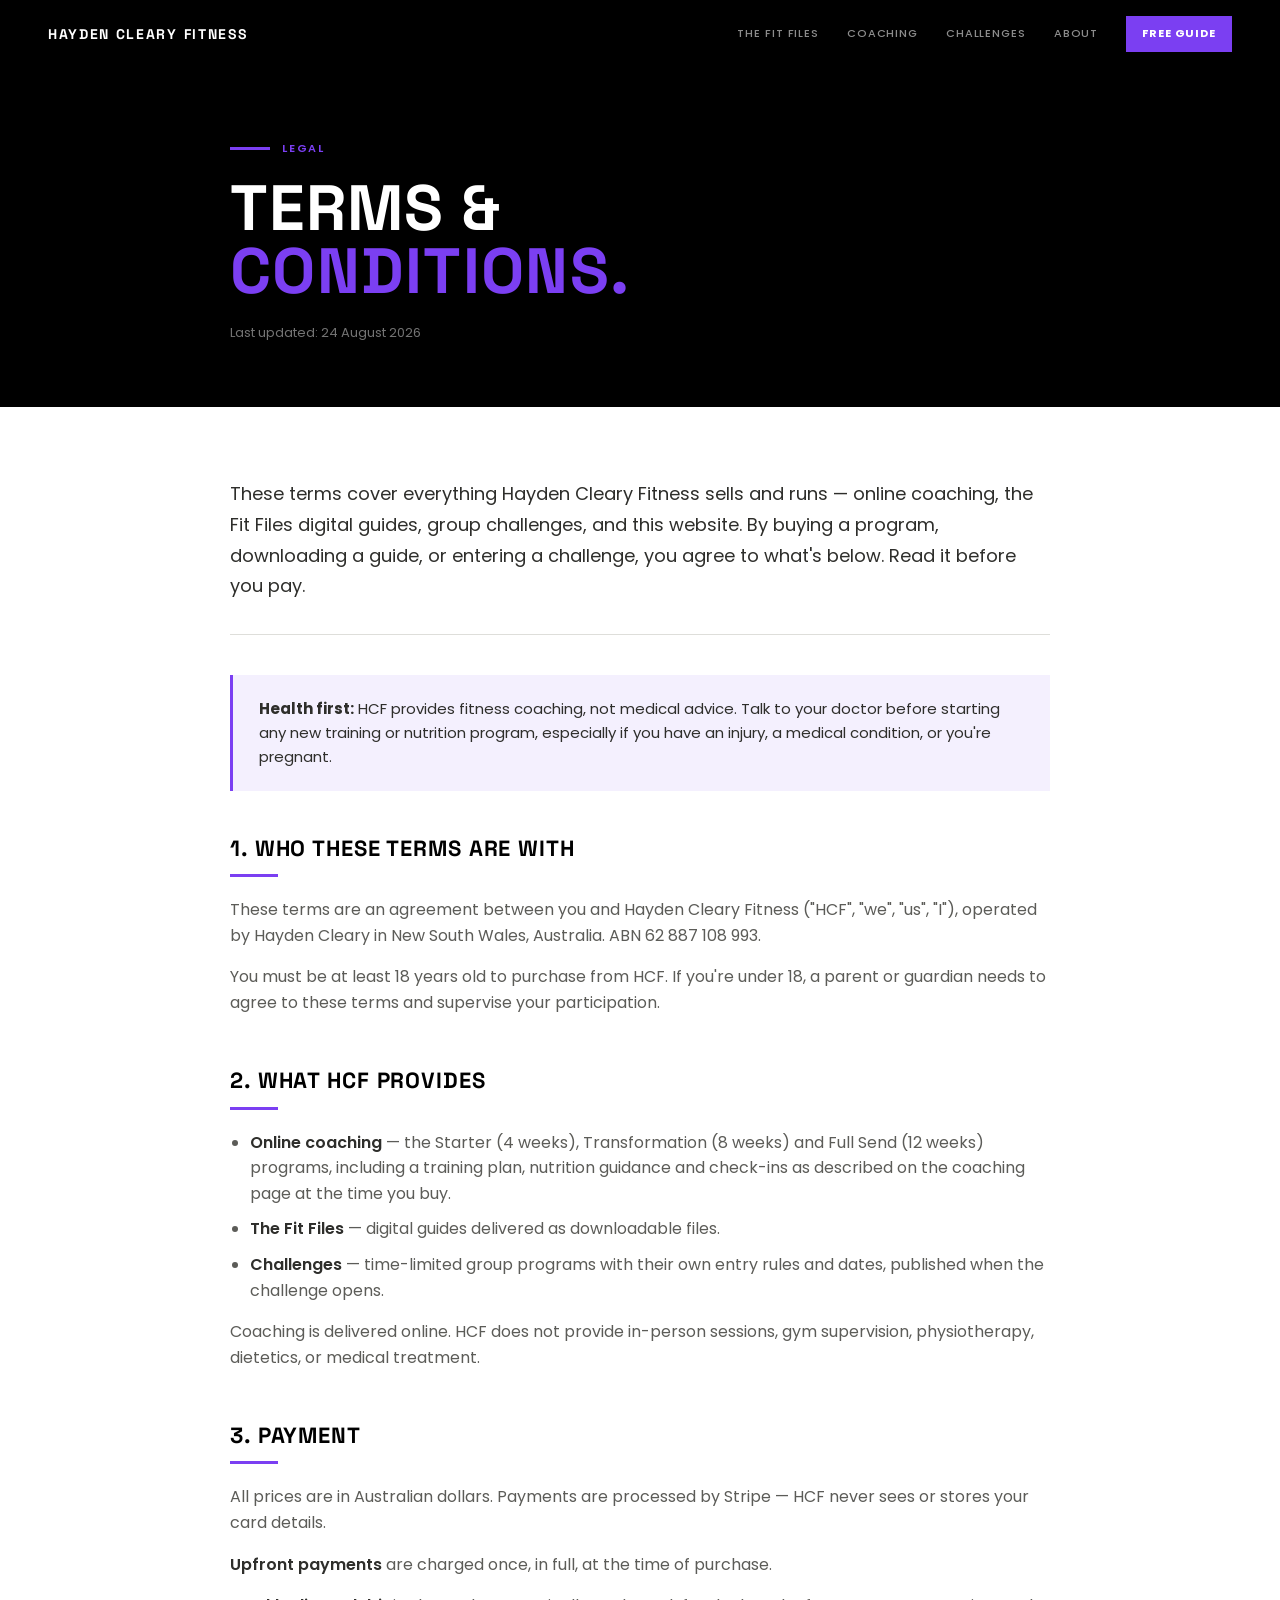
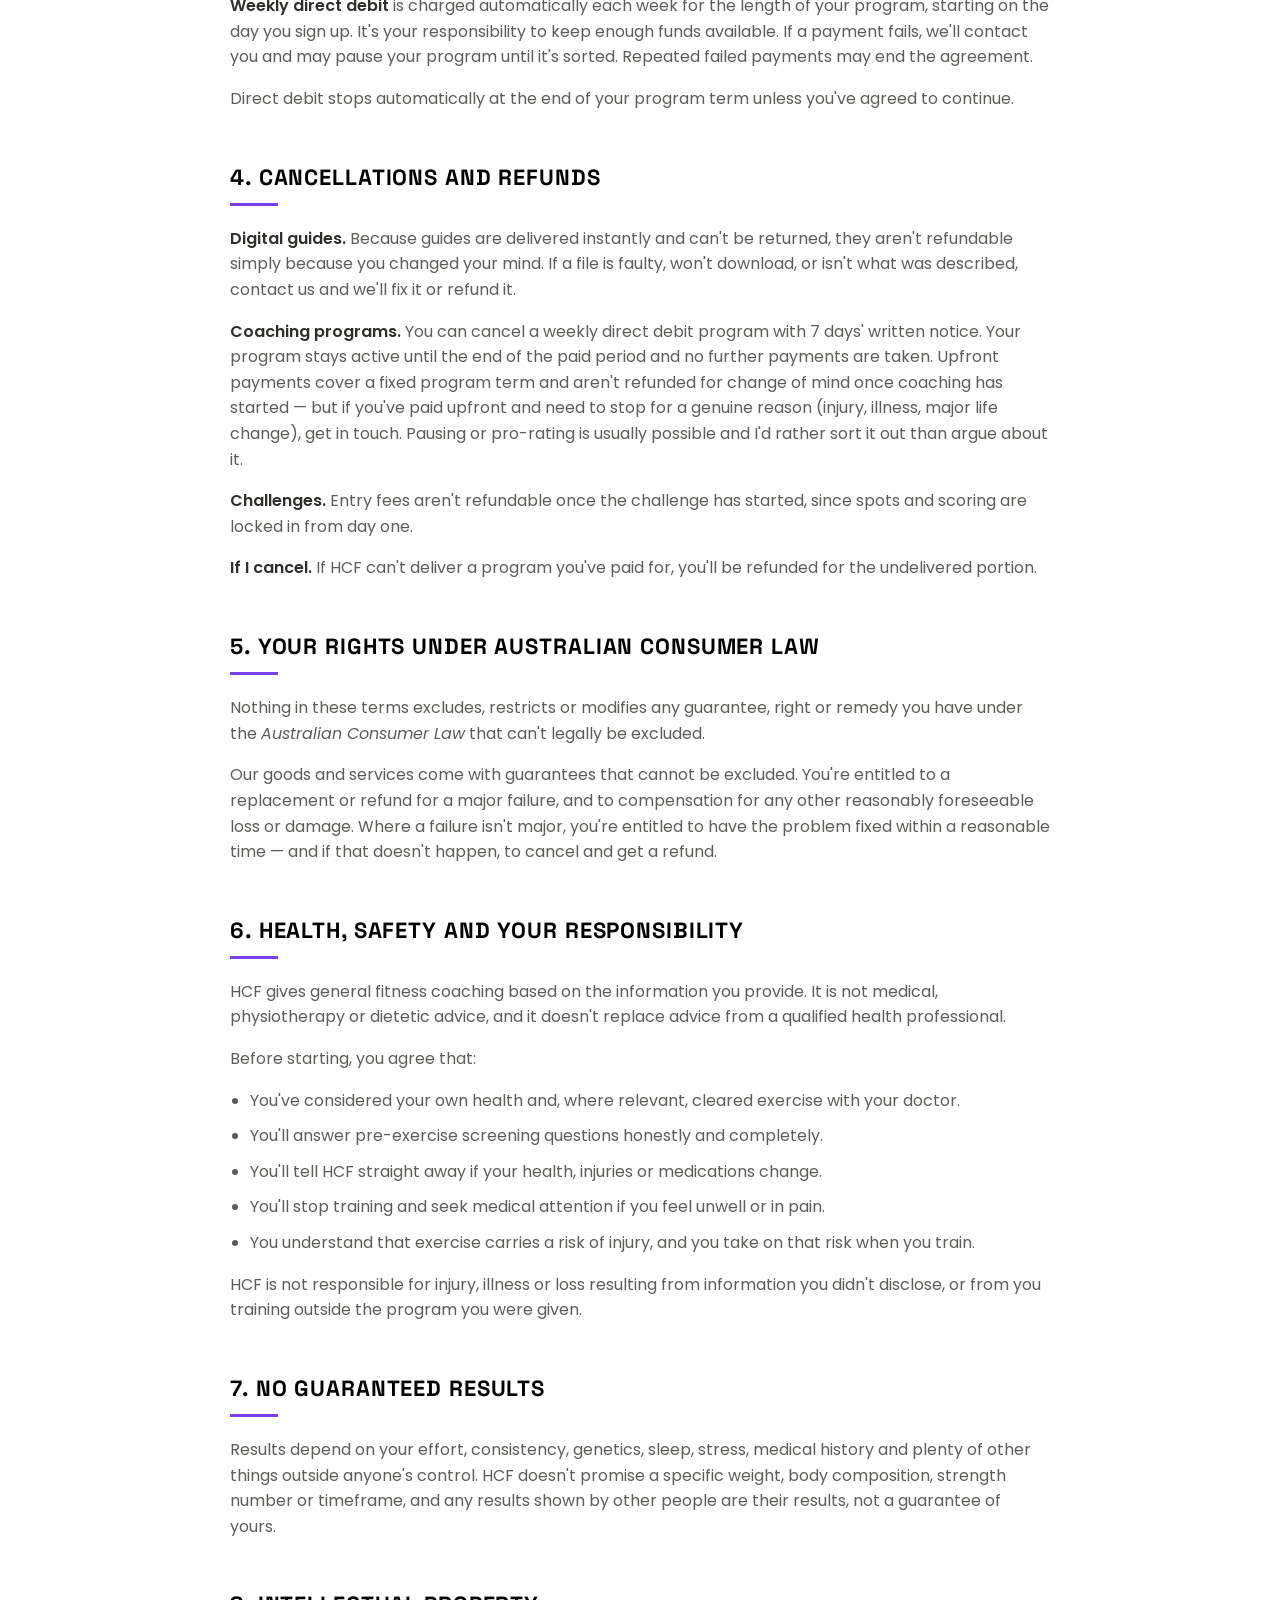
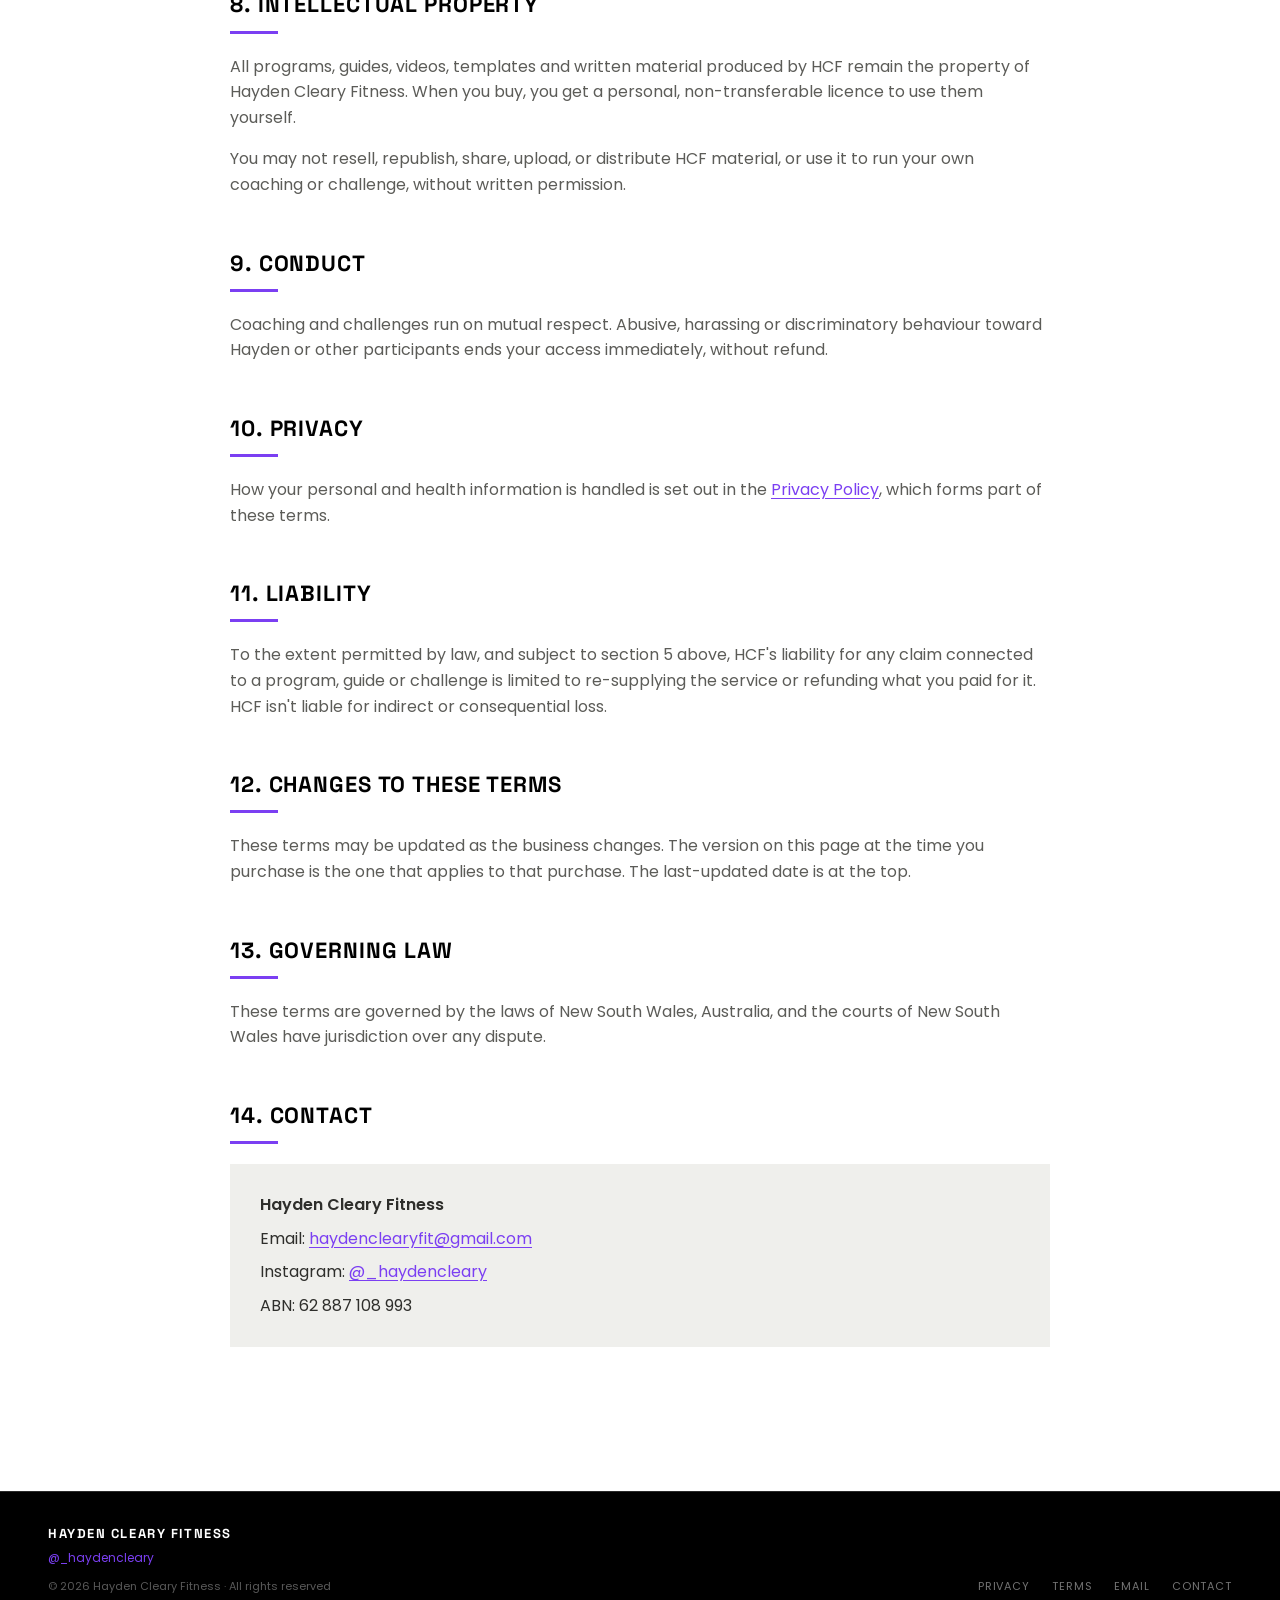
<file: terms_FULL.html>
<!DOCTYPE html>
<html lang="en">
<head>
<meta charset="UTF-8">
<meta name="viewport" content="width=device-width, initial-scale=1.0">
<title>Terms &amp; Conditions — Hayden Cleary Fitness</title>
<link rel="preconnect" href="https://fonts.googleapis.com">
<link rel="preconnect" href="https://fonts.gstatic.com" crossorigin>
<link href="https://fonts.googleapis.com/css2?family=Space+Grotesk:wght@700&family=Poppins:wght@400;500;600;700&display=swap" rel="stylesheet">
<style>
/* =============================================
   RESET & BASE
   ============================================= */
*, *::before, *::after { box-sizing: border-box; margin: 0; padding: 0; }
html { -webkit-font-smoothing: antialiased; scroll-behavior: smooth; }
body {
  font-family: 'Poppins', sans-serif;
  font-size: 16px;
  line-height: 1.6;
  color: #2E2E2B;
  background: #fff;
  display: flex;
  flex-direction: column;
  min-height: 100vh;
}
a { text-decoration: none; }

/* =============================================
   NAV
   ============================================= */
.nav {
  background: #000;
  padding: 16px 48px;
  display: flex;
  justify-content: space-between;
  align-items: center;
  gap: 24px;
  flex-wrap: wrap;
}
.nav-brand {
  font-family: 'Space Grotesk', sans-serif;
  font-weight: 700;
  font-size: 14px;
  letter-spacing: .12em;
  text-transform: uppercase;
  color: #fff;
}
.nav-links { display: flex; gap: 28px; align-items: center; flex-wrap: wrap; }
.nav-link {
  font-size: 11px;
  color: rgba(255,255,255,.55);
  text-transform: uppercase;
  letter-spacing: .08em;
  font-weight: 500;
  transition: color .2s;
}
.nav-link:hover { color: rgba(255,255,255,.9); }
.nav-cta {
  font-size: 11px;
  font-weight: 700;
  color: #fff;
  text-transform: uppercase;
  letter-spacing: .08em;
  background: #7B3FF2;
  padding: 9px 16px;
  transition: background .2s;
}
.nav-cta:hover { background: #6830d4; }

/* =============================================
   LEGAL PAGE
   ============================================= */
.legal-hero {
  background: #000;
  padding: 72px 48px 64px;
}
.legal-hero-inner { max-width: 820px; margin: 0 auto; }
.eyebrow { display: flex; align-items: center; gap: 12px; margin-bottom: 20px; }
.eyebrow-rule { width: 40px; height: 3px; background: #7B3FF2; display: block; }
.eyebrow-text {
  font-size: 11px;
  font-weight: 600;
  letter-spacing: .16em;
  text-transform: uppercase;
  color: #7B3FF2;
}
.legal-title {
  font-family: 'Space Grotesk', sans-serif;
  font-size: 64px;
  font-weight: 700;
  letter-spacing: .02em;
  text-transform: uppercase;
  color: #fff;
  line-height: .98;
}
.legal-title span { color: #7B3FF2; }
.legal-meta {
  margin-top: 20px;
  font-size: 13px;
  color: rgba(255,255,255,.45);
}

main.legal { flex: 1; padding: 72px 48px 96px; }
.legal-inner { max-width: 820px; margin: 0 auto; }

.legal-intro {
  font-size: 18px;
  line-height: 1.7;
  color: #2E2E2B;
  padding-bottom: 32px;
  margin-bottom: 40px;
  border-bottom: 1px solid #DEDEDA;
}

.legal-section { margin-bottom: 48px; }
.legal-section h2 {
  font-family: 'Space Grotesk', sans-serif;
  font-size: 22px;
  font-weight: 700;
  letter-spacing: .04em;
  text-transform: uppercase;
  color: #000;
  margin-bottom: 8px;
}
.legal-section .sec-rule {
  width: 48px;
  height: 3px;
  background: #7B3FF2;
  margin-bottom: 20px;
}
.legal-section p { margin-bottom: 16px; color: #5C5C58; }
.legal-section p:last-child { margin-bottom: 0; }
.legal-section strong { color: #2E2E2B; font-weight: 600; }
.legal-section ul { margin: 0 0 16px 20px; }
.legal-section li { margin-bottom: 10px; color: #5C5C58; }
.legal-section a { color: #7B3FF2; text-decoration: underline; text-underline-offset: 3px; }

.legal-callout {
  background: #F4F0FE;
  border-left: 3px solid #7B3FF2;
  padding: 22px 26px;
  margin-bottom: 40px;
}
.legal-callout p { margin-bottom: 0; color: #2E2E2B; font-size: 15px; }

.contact-block {
  background: #EFEFEC;
  padding: 28px 30px;
  margin-top: 8px;
}
.contact-block p { margin-bottom: 8px; color: #2E2E2B; }
.contact-block p:last-child { margin-bottom: 0; }

/* =============================================
   FOOTER
   ============================================= */
.footer {
  background: #000;
  border-top: 1px solid #2A2A2A;
  padding: 32px 48px;
  display: flex;
  justify-content: space-between;
  align-items: flex-end;
  gap: 24px;
  flex-wrap: wrap;
}
.footer-brand {
  font-family: 'Space Grotesk', sans-serif;
  font-weight: 700;
  font-size: 13px;
  letter-spacing: .12em;
  text-transform: uppercase;
  color: #fff;
}
.footer-handle { font-size: 12px; color: #7B3FF2; margin-top: 4px; }
.footer-legal { font-size: 11px; color: rgba(255,255,255,.35); margin-top: 10px; }
.footer-links { display: flex; gap: 22px; }
.footer-link {
  font-size: 11px;
  color: rgba(255,255,255,.45);
  text-transform: uppercase;
  letter-spacing: .08em;
  transition: color .2s;
}
.footer-link:hover { color: #7B3FF2; }

/* =============================================
   RESPONSIVE
   ============================================= */
@media (max-width: 720px) {
  .nav { padding: 14px 20px; }
  .nav-links { gap: 16px; }
  .legal-hero { padding: 52px 20px 44px; }
  .legal-title { font-size: 40px; }
  main.legal { padding: 48px 20px 64px; }
  .footer { padding: 28px 20px; }
}

@media (prefers-reduced-motion: reduce) {
  * { transition-duration: .01ms !important; }
}
</style>
</head>
<body>

<!-- NAV -->
<nav class="nav">
  <a href="index.html" class="nav-brand">Hayden Cleary Fitness</a>
  <div class="nav-links">
    <a href="hcf_fit_files_v2.html" class="nav-link">The Fit Files</a>
    <a href="index.html" class="nav-link">Coaching</a>
    <a href="challenges.html" class="nav-link">Challenges</a>
    <a href="about.html" class="nav-link">About</a>
    <a href="hcf_lead_magnet_landing.html" class="nav-cta">Free Guide</a>
  </div>
</nav>

<!-- HERO -->
<section class="legal-hero">
  <div class="legal-hero-inner">
    <div class="eyebrow">
      <span class="eyebrow-rule"></span>
      <span class="eyebrow-text">Legal</span>
    </div>
    <h1 class="legal-title">Terms &amp;<br><span>Conditions.</span></h1>
    <p class="legal-meta">Last updated: 24 August 2026</p>
  </div>
</section>

<!-- CONTENT -->
<main class="legal">
  <div class="legal-inner">

    <p class="legal-intro">These terms cover everything Hayden Cleary Fitness sells and runs — online coaching, the Fit Files digital guides, group challenges, and this website. By buying a program, downloading a guide, or entering a challenge, you agree to what's below. Read it before you pay.</p>

    <div class="legal-callout">
      <p><strong>Health first:</strong> HCF provides fitness coaching, not medical advice. Talk to your doctor before starting any new training or nutrition program, especially if you have an injury, a medical condition, or you're pregnant.</p>
    </div>

    <div class="legal-section">
      <h2>1. Who these terms are with</h2>
      <div class="sec-rule"></div>
      <p>These terms are an agreement between you and Hayden Cleary Fitness ("HCF", "we", "us", "I"), operated by Hayden Cleary in New South Wales, Australia. ABN 62 887 108 993.</p>
      <p>You must be at least 18 years old to purchase from HCF. If you're under 18, a parent or guardian needs to agree to these terms and supervise your participation.</p>
    </div>

    <div class="legal-section">
      <h2>2. What HCF provides</h2>
      <div class="sec-rule"></div>
      <ul>
        <li><strong>Online coaching</strong> — the Starter (4 weeks), Transformation (8 weeks) and Full Send (12 weeks) programs, including a training plan, nutrition guidance and check-ins as described on the coaching page at the time you buy.</li>
        <li><strong>The Fit Files</strong> — digital guides delivered as downloadable files.</li>
        <li><strong>Challenges</strong> — time-limited group programs with their own entry rules and dates, published when the challenge opens.</li>
      </ul>
      <p>Coaching is delivered online. HCF does not provide in-person sessions, gym supervision, physiotherapy, dietetics, or medical treatment.</p>
    </div>

    <div class="legal-section">
      <h2>3. Payment</h2>
      <div class="sec-rule"></div>
      <p>All prices are in Australian dollars. Payments are processed by Stripe — HCF never sees or stores your card details.</p>
      <p><strong>Upfront payments</strong> are charged once, in full, at the time of purchase.</p>
      <p><strong>Weekly direct debit</strong> is charged automatically each week for the length of your program, starting on the day you sign up. It's your responsibility to keep enough funds available. If a payment fails, we'll contact you and may pause your program until it's sorted. Repeated failed payments may end the agreement.</p>
      <p>Direct debit stops automatically at the end of your program term unless you've agreed to continue.</p>
    </div>

    <div class="legal-section">
      <h2>4. Cancellations and refunds</h2>
      <div class="sec-rule"></div>
      <p><strong>Digital guides.</strong> Because guides are delivered instantly and can't be returned, they aren't refundable simply because you changed your mind. If a file is faulty, won't download, or isn't what was described, contact us and we'll fix it or refund it.</p>
      <p><strong>Coaching programs.</strong> You can cancel a weekly direct debit program with 7 days' written notice. Your program stays active until the end of the paid period and no further payments are taken. Upfront payments cover a fixed program term and aren't refunded for change of mind once coaching has started — but if you've paid upfront and need to stop for a genuine reason (injury, illness, major life change), get in touch. Pausing or pro-rating is usually possible and I'd rather sort it out than argue about it.</p>
      <p><strong>Challenges.</strong> Entry fees aren't refundable once the challenge has started, since spots and scoring are locked in from day one.</p>
      <p><strong>If I cancel.</strong> If HCF can't deliver a program you've paid for, you'll be refunded for the undelivered portion.</p>
    </div>

    <div class="legal-section">
      <h2>5. Your rights under Australian Consumer Law</h2>
      <div class="sec-rule"></div>
      <p>Nothing in these terms excludes, restricts or modifies any guarantee, right or remedy you have under the <em>Australian Consumer Law</em> that can't legally be excluded.</p>
      <p>Our goods and services come with guarantees that cannot be excluded. You're entitled to a replacement or refund for a major failure, and to compensation for any other reasonably foreseeable loss or damage. Where a failure isn't major, you're entitled to have the problem fixed within a reasonable time — and if that doesn't happen, to cancel and get a refund.</p>
    </div>

    <div class="legal-section">
      <h2>6. Health, safety and your responsibility</h2>
      <div class="sec-rule"></div>
      <p>HCF gives general fitness coaching based on the information you provide. It is not medical, physiotherapy or dietetic advice, and it doesn't replace advice from a qualified health professional.</p>
      <p>Before starting, you agree that:</p>
      <ul>
        <li>You've considered your own health and, where relevant, cleared exercise with your doctor.</li>
        <li>You'll answer pre-exercise screening questions honestly and completely.</li>
        <li>You'll tell HCF straight away if your health, injuries or medications change.</li>
        <li>You'll stop training and seek medical attention if you feel unwell or in pain.</li>
        <li>You understand that exercise carries a risk of injury, and you take on that risk when you train.</li>
      </ul>
      <p>HCF is not responsible for injury, illness or loss resulting from information you didn't disclose, or from you training outside the program you were given.</p>
    </div>

    <div class="legal-section">
      <h2>7. No guaranteed results</h2>
      <div class="sec-rule"></div>
      <p>Results depend on your effort, consistency, genetics, sleep, stress, medical history and plenty of other things outside anyone's control. HCF doesn't promise a specific weight, body composition, strength number or timeframe, and any results shown by other people are their results, not a guarantee of yours.</p>
    </div>

    <div class="legal-section">
      <h2>8. Intellectual property</h2>
      <div class="sec-rule"></div>
      <p>All programs, guides, videos, templates and written material produced by HCF remain the property of Hayden Cleary Fitness. When you buy, you get a personal, non-transferable licence to use them yourself.</p>
      <p>You may not resell, republish, share, upload, or distribute HCF material, or use it to run your own coaching or challenge, without written permission.</p>
    </div>

    <div class="legal-section">
      <h2>9. Conduct</h2>
      <div class="sec-rule"></div>
      <p>Coaching and challenges run on mutual respect. Abusive, harassing or discriminatory behaviour toward Hayden or other participants ends your access immediately, without refund.</p>
    </div>

    <div class="legal-section">
      <h2>10. Privacy</h2>
      <div class="sec-rule"></div>
      <p>How your personal and health information is handled is set out in the <a href="privacy.html">Privacy Policy</a>, which forms part of these terms.</p>
    </div>

    <div class="legal-section">
      <h2>11. Liability</h2>
      <div class="sec-rule"></div>
      <p>To the extent permitted by law, and subject to section 5 above, HCF's liability for any claim connected to a program, guide or challenge is limited to re-supplying the service or refunding what you paid for it. HCF isn't liable for indirect or consequential loss.</p>
    </div>

    <div class="legal-section">
      <h2>12. Changes to these terms</h2>
      <div class="sec-rule"></div>
      <p>These terms may be updated as the business changes. The version on this page at the time you purchase is the one that applies to that purchase. The last-updated date is at the top.</p>
    </div>

    <div class="legal-section">
      <h2>13. Governing law</h2>
      <div class="sec-rule"></div>
      <p>These terms are governed by the laws of New South Wales, Australia, and the courts of New South Wales have jurisdiction over any dispute.</p>
    </div>

    <div class="legal-section">
      <h2>14. Contact</h2>
      <div class="sec-rule"></div>
      <div class="contact-block">
        <p><strong>Hayden Cleary Fitness</strong></p>
        <p>Email: <a href="mailto:haydenclearyfit@gmail.com">haydenclearyfit@gmail.com</a></p>
        <p>Instagram: <a href="https://www.instagram.com/_haydencleary" target="_blank" rel="noopener">@_haydencleary</a></p>
        <p>ABN: 62 887 108 993</p>
      </div>
    </div>

  </div>
</main>

<!-- FOOTER -->
<footer class="footer">
  <div>
    <div class="footer-brand">Hayden Cleary Fitness</div>
    <div class="footer-handle">@_haydencleary</div>
    <div class="footer-legal">© 2026 Hayden Cleary Fitness · All rights reserved</div>
  </div>
  <div class="footer-links">
    <a href="privacy.html" class="footer-link">Privacy</a>
    <a href="terms.html" class="footer-link">Terms</a>
    <a href="mailto:haydenclearyfit@gmail.com" class="footer-link">Email</a>
    <a href="https://www.instagram.com/_haydencleary" class="footer-link" target="_blank" rel="noopener">Contact</a>
  </div>
</footer>

</body>
</html>
</file>
<file: hcf-banner-hero.css>
/* =============================================
   HCF BANNER HERO
   Applies the banner to every interior page hero.
   Requires hcf-banner-hero.jpg in the repo root.
   Linked from each page just before </head>.
   ============================================= */

.hero,
.page-hero,
.legal-hero,
.soon {
  position: relative;
  background-color: #000;
  background-image: url('hcf-banner-hero.jpg');
  background-size: cover;
  background-position: center center;
  background-repeat: no-repeat;
  overflow: hidden;
}

/* Left scrim - keeps the headline zone dark enough to read */
.hero::before,
.page-hero::before,
.legal-hero::before,
.soon::before {
  content: "";
  position: absolute;
  inset: 0;
  z-index: 0;
  pointer-events: none;
  background: linear-gradient(
    to right,
    rgba(0,0,0,.92) 0%,
    rgba(0,0,0,.86) 26%,
    rgba(0,0,0,.62) 46%,
    rgba(0,0,0,.28) 66%,
    rgba(0,0,0,.10) 100%
  );
}

/* Top scrim - protects the nav sitting above the banner */
.hero::after,
.page-hero::after,
.legal-hero::after,
.soon::after {
  content: "";
  position: absolute;
  left: 0;
  right: 0;
  top: 0;
  height: 120px;
  z-index: 0;
  pointer-events: none;
  background: linear-gradient(to bottom, rgba(0,0,0,.75) 0%, rgba(0,0,0,0) 100%);
}

/* Lift all hero content above the scrims */
.hero > *:not(.hero-glow):not(.hero-glow2),
.page-hero > *,
.legal-hero > *,
.soon > * {
  position: relative;
  z-index: 1;
}

/* Black outline + glow so type survives over the photo */
.hero-headline,
.page-headline,
.legal-title,
.soon-headline {
  text-shadow:
    0 0 28px rgba(0,0,0,.95),
    0 0 12px rgba(0,0,0,.90),
     2px  2px 0 rgba(0,0,0,.75),
    -2px  2px 0 rgba(0,0,0,.75),
     2px -2px 0 rgba(0,0,0,.75),
    -2px -2px 0 rgba(0,0,0,.75),
     0    2px 0 rgba(0,0,0,.75),
     0   -2px 0 rgba(0,0,0,.75),
     2px  0   0 rgba(0,0,0,.75),
    -2px  0   0 rgba(0,0,0,.75);
}

/* Gradient-filled headline words (Fit Files) have a transparent text fill,
   so text-shadow bleeds through the glyphs. Use drop-shadow on the rendered
   text instead - works for solid and gradient fills alike. */
.hero-headline span,
.page-headline span,
.legal-title span,
.soon-headline span {
  text-shadow: none;
  filter: drop-shadow(0 0 12px rgba(0,0,0,.92)) drop-shadow(0 2px 3px rgba(0,0,0,.85));
}

.hero-sub,
.page-sub,
.legal-sub,
.soon-sub,
.eyebrow-text {
  text-shadow: 0 0 18px rgba(0,0,0,.95), 0 0 8px rgba(0,0,0,.9), 0 1px 2px rgba(0,0,0,.8);
}

/* Sub copy sat at 50% white - lift it now there is a photo behind */
.hero-sub,
.page-sub,
.legal-sub,
.soon-sub {
  color: rgba(255,255,255,.72);
}

/* Guarantee vertical room for the banner to read */
.hero,
.page-hero,
.legal-hero {
  min-height: 380px;
}

/* Fit Files page has its own glow layers - keep them under the content */
.hero-glow,
.hero-glow2 { position: absolute !important; z-index: 0 !important; }

/* ---------- TABLET ---------- */
@media (max-width: 1100px) {
  .hero,
  .page-hero,
  .legal-hero,
  .soon { background-position: 32% center; }

  .hero::before,
  .page-hero::before,
  .legal-hero::before,
  .soon::before {
    background: linear-gradient(
      to right,
      rgba(0,0,0,.94) 0%,
      rgba(0,0,0,.88) 40%,
      rgba(0,0,0,.66) 70%,
      rgba(0,0,0,.40) 100%
    );
  }
}

/* ---------- MOBILE ---------- */
@media (max-width: 720px) {
  .hero,
  .page-hero,
  .legal-hero,
  .soon {
    background-position: 58% center;
    min-height: 300px;
  }

  .hero::before,
  .page-hero::before,
  .legal-hero::before,
  .soon::before {
    background: linear-gradient(
      to bottom,
      rgba(0,0,0,.74) 0%,
      rgba(0,0,0,.82) 45%,
      rgba(0,0,0,.90) 100%
    );
  }

  .hero-headline,
  .page-headline,
  .legal-title,
  .soon-headline {
    text-shadow: 0 0 22px rgba(0,0,0,.95), 0 2px 4px rgba(0,0,0,.9);
  }
}
</file>
